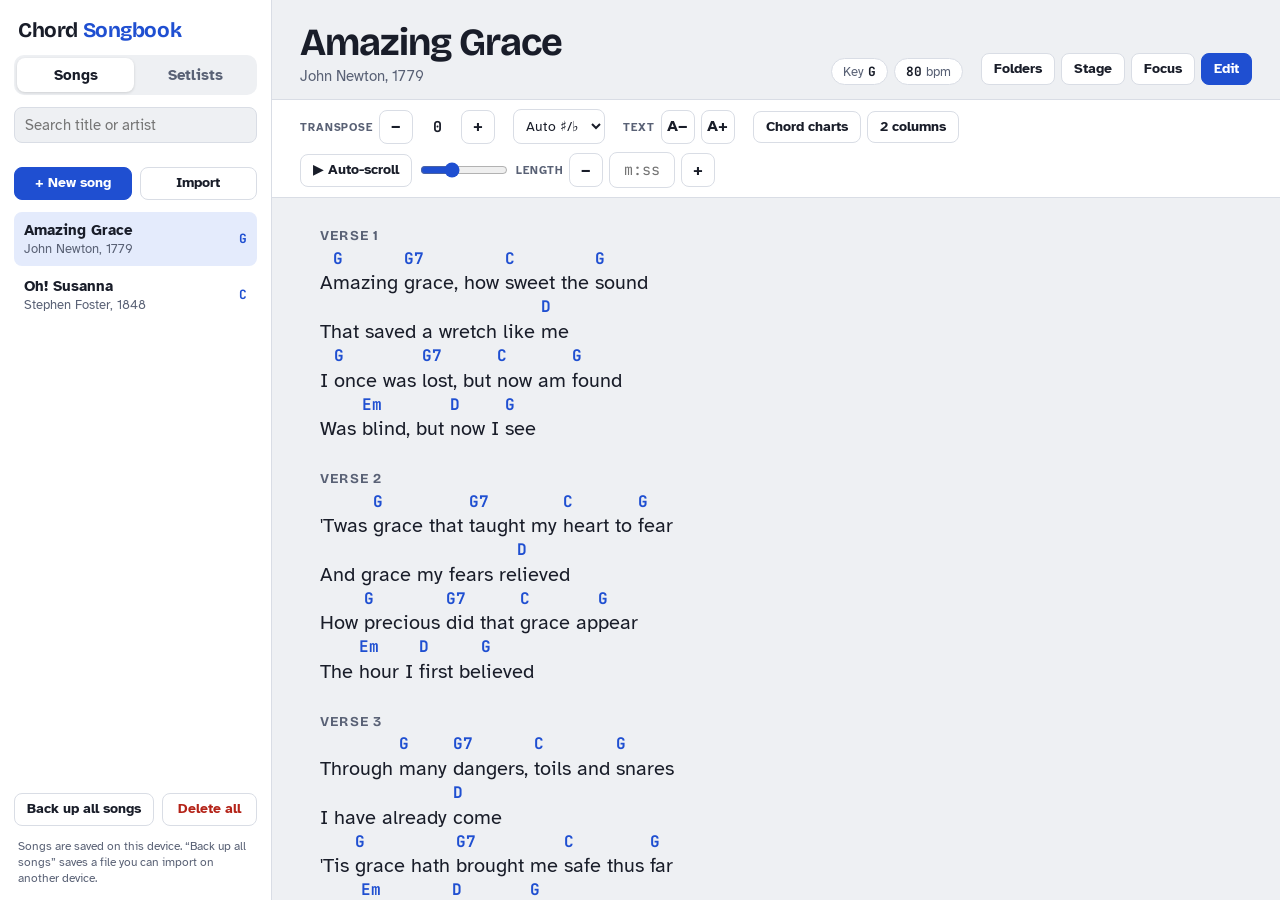
<file: index.html>
<!DOCTYPE html>
<html lang="en">
<head>
<meta charset="utf-8">
<meta name="viewport" content="width=device-width, initial-scale=1, viewport-fit=cover">
<meta name="apple-mobile-web-app-capable" content="yes">
<meta name="mobile-web-app-capable" content="yes">
<meta name="apple-mobile-web-app-title" content="Songbook">
<meta name="apple-mobile-web-app-status-bar-style" content="default">
<meta name="theme-color" content="#ffffff" media="(prefers-color-scheme: light)">
<meta name="theme-color" content="#181c25" media="(prefers-color-scheme: dark)">
<link rel="manifest" href="manifest.webmanifest">
<link rel="apple-touch-icon" href="icon-180.png">
<title>Chord Songbook</title>
<link rel="preconnect" href="https://fonts.googleapis.com">
<link rel="preconnect" href="https://fonts.gstatic.com" crossorigin>
<link href="https://fonts.googleapis.com/css2?family=Atkinson+Hyperlegible:wght@400;700&family=Bricolage+Grotesque:opsz,wght@12..96,600;12..96,700&family=JetBrains+Mono:wght@500;700&display=swap" rel="stylesheet">
<style>
:root{
  /* Layout: song library rail on the left, music-stand reading pane on the right */
  --bg:#eef0f3; --surface:#ffffff; --ink:#191d29; --muted:#596175; --line:#d9dde5;
  --accent:#1f4fd1; --accent-soft:#e4ebfc; --danger:#b42318;
  --f-display:"Bricolage Grotesque","Segoe UI",system-ui,sans-serif;
  --f-body:"Atkinson Hyperlegible","Segoe UI",system-ui,sans-serif;
  --f-chord:"JetBrains Mono",ui-monospace,"Cascadia Mono",Consolas,monospace;
  color-scheme:light;
}
@media (prefers-color-scheme: dark){
  :root:not([data-theme="light"]){
    --bg:#10131a; --surface:#181c25; --ink:#e7eaf1; --muted:#949cae; --line:#2b3140;
    --accent:#8aa9ff; --accent-soft:#1e2842; --danger:#ff8a80; color-scheme:dark;
  }
}
:root[data-theme="dark"]{
  --bg:#10131a; --surface:#181c25; --ink:#e7eaf1; --muted:#949cae; --line:#2b3140;
  --accent:#8aa9ff; --accent-soft:#1e2842; --danger:#ff8a80; color-scheme:dark;
}
*{box-sizing:border-box}
html,body{height:100%;margin:0}
body{background:var(--bg);color:var(--ink);font-family:var(--f-body);font-size:15px;overflow:hidden;overscroll-behavior:none;-webkit-tap-highlight-color:transparent;-webkit-text-size-adjust:100%}
.app{padding:env(safe-area-inset-top) env(safe-area-inset-right) 0 env(safe-area-inset-left)}
.scroller,.song-list,.edit-prev{-webkit-overflow-scrolling:touch}
button,select,input,textarea{font:inherit;color:inherit}
:focus-visible{outline:2px solid var(--accent);outline-offset:2px}
[hidden]{display:none !important}

.app{display:grid;grid-template-columns:272px minmax(0,1fr);height:100%}
.app.focus{grid-template-columns:minmax(0,1fr)}
.app.focus .lib{display:none}

/* Library */
.lib{background:var(--surface);border-right:1px solid var(--line);display:flex;flex-direction:column;gap:12px;padding:18px 14px 14px;min-height:0}
.lib-head{display:flex;justify-content:space-between;align-items:center;padding:0 4px}
.brand{font-family:var(--f-display);font-weight:700;font-size:1.3rem;letter-spacing:-.02em}
.brand span{color:var(--accent)}
#search{width:100%;padding:8px 10px;border:1px solid var(--line);border-radius:8px;background:var(--bg)}
.lib-actions{display:flex;gap:8px}
.lib-actions .btn{flex:1;justify-content:center}
.song-list{list-style:none;margin:0;padding:0;overflow:auto;flex:1;min-height:0;display:flex;flex-direction:column;gap:2px}
.song-list button{width:100%;text-align:left;border:0;background:none;padding:9px 10px;border-radius:8px;cursor:pointer;display:grid;grid-template-columns:1fr auto;gap:1px 10px}
.song-list button:hover{background:var(--bg)}
.song-list button[aria-current="true"]{background:var(--accent-soft)}
.sl-title{font-weight:700;overflow-wrap:anywhere}
.sl-artist{grid-column:1;color:var(--muted);font-size:.84rem}
.sl-key{grid-row:1 / 3;grid-column:2;align-self:center;font-family:var(--f-chord);font-size:.8rem;color:var(--accent);font-weight:700}
.empty-list{color:var(--muted);font-size:.9rem;padding:8px 10px}
.lib-foot{margin:0;color:var(--muted);font-size:.78rem;padding:0 4px}

/* Buttons */
.btn{display:inline-flex;align-items:center;gap:6px;border:1px solid var(--line);background:var(--surface);padding:7px 12px;border-radius:8px;cursor:pointer;font-weight:700;font-size:.88rem;white-space:nowrap;line-height:1.2}
.btn:hover{border-color:var(--muted)}
.btn.primary{background:var(--accent);border-color:var(--accent);color:var(--surface)}
.btn.danger{color:var(--danger)}
.btn.danger.armed{background:var(--danger);border-color:var(--danger);color:var(--surface)}
.btn[aria-pressed="true"]{background:var(--accent-soft);border-color:var(--accent);color:var(--accent)}
.btn.sq{width:34px;height:34px;padding:0;justify-content:center;font-size:1rem}
.only-mobile{display:none}

/* Main */
.main{min-width:0;min-height:0;display:flex;flex-direction:column}
.view,.edit{display:flex;flex-direction:column;min-height:0;flex:1}
.song-head{display:flex;align-items:flex-end;gap:12px 18px;padding:22px 28px 14px;flex-wrap:wrap}
.titles{flex:1;min-width:200px}
h1{font-family:var(--f-display);font-size:clamp(1.6rem,3vw,2.4rem);line-height:1.08;margin:0;text-wrap:balance;letter-spacing:-.025em}
.artist{margin:4px 0 0;color:var(--muted)}
.chips{display:flex;gap:6px;flex-wrap:wrap}
.chip{font-size:.8rem;border:1px solid var(--line);border-radius:999px;padding:4px 11px;background:var(--surface);color:var(--muted)}
.chip b{color:var(--ink);font-family:var(--f-chord)}
.toolbar{display:flex;flex-wrap:wrap;gap:8px 18px;align-items:center;padding:9px 28px;border-top:1px solid var(--line);border-bottom:1px solid var(--line);background:var(--surface)}
.tg{display:flex;align-items:center;gap:6px}
.tg.end{margin-left:auto}
.tl{font-size:.7rem;text-transform:uppercase;letter-spacing:.08em;color:var(--muted);font-weight:700}
#tVal{min-width:2.4em;text-align:center;font-family:var(--f-chord);font-weight:700;font-variant-numeric:tabular-nums}
select{border:1px solid var(--line);border-radius:8px;background:var(--surface);padding:7px 8px;font-size:.88rem}
input[type=range]{accent-color:var(--accent);width:88px}
.scroller{flex:1;overflow:auto;padding:26px 28px 45vh;scroll-behavior:auto}

/* Song sheet */
.sheet{--fs:20px;font-size:var(--fs);max-width:62em}
.sheet.cols{columns:2 20em;column-gap:3em;max-width:none}
.stanza{margin:0 0 1.1em;break-inside:avoid;padding:.15em 0 .15em .85em;border-left:3px solid transparent}
.stanza.chorus{border-left-color:var(--accent)}
.label{font-family:var(--f-display);font-weight:700;font-size:.68em;text-transform:uppercase;letter-spacing:.09em;color:var(--muted);margin:0 0 .25em}
.line{display:flex;flex-wrap:wrap;align-items:flex-end;line-height:1.35}
.line.plain{display:block;white-space:pre-wrap}
.wd{display:inline-flex;align-items:flex-end}
.seg{display:inline-flex;flex-direction:column}
.ch{font-family:var(--f-chord);font-weight:700;color:var(--accent);font-size:.8em;padding:0 .5em 0 0;line-height:1.35;white-space:pre;border:0;background:none;text-align:left;cursor:pointer;border-radius:3px}
.ch:hover{text-decoration:underline;text-underline-offset:3px}
.ch.na{cursor:default;text-decoration:none}
.ch.blank{visibility:hidden;width:0;padding:0;overflow:hidden}
.ly{white-space:pre;min-height:1.35em}
.chords-only .seg{margin-right:1.1em}
.chords-only .wd{display:contents}
.chords-only .ly{display:none}
.sheet-empty{color:var(--muted);font-size:1rem;max-width:36em}

/* Chord diagrams */
.diagrams{display:flex;flex-wrap:wrap;gap:10px;margin:0 0 26px}
.dg{background:var(--surface);border:1px solid var(--line);border-radius:10px;padding:8px 6px 6px;display:flex;flex-direction:column;align-items:center;gap:2px;width:86px}
.dg-name{font-family:var(--f-chord);font-weight:700;color:var(--accent);font-size:.9rem}
.dg svg{width:70px;height:82px;color:var(--ink);display:block}
.dg-note{font-size:.68rem;color:var(--muted);text-align:center}
.pop{position:fixed;z-index:30;filter:drop-shadow(0 6px 18px rgba(0,0,0,.18))}

/* Editor */
.edit-bar{display:flex;gap:8px;align-items:center;padding:12px 20px;border-bottom:1px solid var(--line);background:var(--surface);flex-wrap:wrap}
.edit-bar strong{font-family:var(--f-display);font-size:1.1rem}
.spacer{flex:1}
.edit-grid{flex:1;display:grid;grid-template-columns:minmax(0,1fr) minmax(0,1fr);min-height:0}
.edit-src{display:flex;flex-direction:column;padding:16px 20px;gap:10px;min-height:0;border-right:1px solid var(--line);overflow:auto}
.edit-src label,.prev-label{font-size:.7rem;text-transform:uppercase;letter-spacing:.08em;color:var(--muted);font-weight:700}
#src{flex:1;min-height:320px;resize:none;font-family:var(--f-chord);font-size:14px;line-height:1.55;border:1px solid var(--line);border-radius:10px;padding:12px 14px;background:var(--surface);tab-size:4;white-space:pre;overflow:auto}
.edit-prev{overflow:auto;padding:16px 24px 60px;display:flex;flex-direction:column;gap:12px}
.edit-prev .sheet{--fs:17px}
.prev-title{font-family:var(--f-display);font-size:1.4rem;font-weight:700;margin:0}
.help{font-size:.86rem;color:var(--muted);border:1px solid var(--line);border-radius:10px;padding:8px 12px;background:var(--surface)}
.help summary{cursor:pointer;font-weight:700;color:var(--ink)}
.help dl{display:grid;grid-template-columns:auto 1fr;gap:6px 14px;margin:10px 0 4px}
.help dt{font-family:var(--f-chord);color:var(--ink);font-size:.8rem;white-space:pre}
.help dd{margin:0}

/* Library tabs and setlists */
.tabs{display:flex;background:var(--bg);border-radius:10px;padding:3px;gap:3px}
.tabs button{flex:1;border:0;background:none;padding:8px;border-radius:8px;font-weight:700;cursor:pointer;color:var(--muted)}
.tabs button[aria-selected="true"]{background:var(--surface);color:var(--ink);box-shadow:0 1px 3px rgba(0,0,0,.14)}
.pane,#setsHome,#setDetail{display:flex;flex-direction:column;gap:12px;min-height:0;flex:1}
#setName{font-family:var(--f-display);font-weight:700;font-size:1.15rem;border:1px solid var(--line);border-radius:8px;padding:8px 10px;background:var(--bg);width:100%}
.set-songs{list-style:none;margin:0;padding:0;overflow:auto;flex:1;min-height:0;display:flex;flex-direction:column}
.set-songs li{display:grid;grid-template-columns:1.4em minmax(0,1fr) auto auto;align-items:center;gap:4px;padding:3px 0;border-bottom:1px solid var(--line)}
.set-songs li.empty-list{display:block;border:0}
.set-songs .n{font-family:var(--f-chord);color:var(--muted);text-align:right;font-variant-numeric:tabular-nums;font-size:.85rem}
.ss-open{border:0;background:none;text-align:left;padding:6px;cursor:pointer;border-radius:6px;display:flex;flex-direction:column;min-width:0}
.ss-open:hover{background:var(--bg)}
.set-songs li.playing .ss-open{background:var(--accent-soft)}
.set-songs .ord{display:flex;flex-direction:column;gap:3px}
.set-songs .btn.sq{width:34px;height:28px;font-size:.7rem}
.missing{color:var(--danger);font-size:.8rem}
.btn:disabled{opacity:.38;cursor:default;pointer-events:none}
.setbar{display:flex;align-items:center;gap:10px 14px;padding:10px 28px;background:var(--accent-soft);border-top:1px solid var(--line)}
.setbar .big{min-height:48px;padding:10px 18px;font-size:1rem}
.set-info{flex:1;min-width:0}
.set-name{font-size:.72rem;text-transform:uppercase;letter-spacing:.08em;color:var(--muted);font-weight:700}
.set-next{font-weight:700;overflow-wrap:anywhere}
.modal{position:fixed;inset:0;background:rgba(0,0,0,.45);z-index:50;display:flex;align-items:center;justify-content:center;padding:16px}
.modal-card{background:var(--surface);border-radius:14px;width:min(520px,100%);max-height:min(760px,100%);display:flex;flex-direction:column;gap:10px;padding:16px;box-shadow:0 20px 60px rgba(0,0,0,.3)}
.modal-card strong{font-family:var(--f-display);font-size:1.2rem}
#pickSearch{width:100%;padding:8px 10px;border:1px solid var(--line);border-radius:8px;background:var(--bg)}
.pick-list{list-style:none;margin:0;padding:0;overflow:auto;flex:1;min-height:0}
.pick-list label{display:grid;grid-template-columns:auto minmax(0,1fr) auto;gap:1px 12px;align-items:center;padding:9px 6px;border-radius:8px;cursor:pointer}
.pick-list label:hover{background:var(--bg)}
.pick-list input{width:22px;height:22px;accent-color:var(--accent);grid-row:1 / 3}
.pick-list .pa{color:var(--muted);font-size:.84rem;grid-column:2}
.pick-list .po{grid-row:1 / 3;grid-column:3;font-family:var(--f-chord);color:var(--accent);font-weight:700;font-size:.85rem}
.modal-foot{display:flex;gap:8px;align-items:center}
#lenVal{width:4.4em;text-align:center;border:1px solid var(--line);border-radius:8px;padding:7px 4px;background:var(--surface);font-family:var(--f-chord);font-variant-numeric:tabular-nums}

/* Folders */
.fchips{display:flex;flex-wrap:wrap;gap:6px}
.fchip{border:1px solid var(--line);background:var(--surface);border-radius:999px;padding:5px 11px;font-size:.82rem;font-weight:700;color:var(--muted);cursor:pointer;line-height:1.2}
.fchip b{font-family:var(--f-chord);font-weight:500;margin-left:4px;font-size:.78rem}
.fchip[aria-pressed="true"]{background:var(--accent-soft);border-color:var(--accent);color:var(--accent)}
.ftags{display:flex;flex-wrap:wrap;gap:6px;margin-top:8px}
.ftags:empty{display:none}
.ftag{border:0;font-size:.75rem;background:var(--accent-soft);color:var(--accent);border-radius:999px;padding:3px 10px;font-weight:700;cursor:pointer}
.fm-sub{margin:0;color:var(--muted);font-size:.9rem}
.fm-new{display:flex;gap:8px}
#fmNew{flex:1;min-width:0;padding:8px 10px;border:1px solid var(--line);border-radius:8px;background:var(--bg)}
.fm-err{margin:0;color:var(--danger);font-size:.85rem}
#fmList li{display:flex;align-items:center;gap:6px}
#fmList label{flex:1}
.fm-del.armed{background:var(--danger);border-color:var(--danger);color:var(--surface)}

/* Stage mode: one high-contrast look for dark stages, editing locked away */
:root.stage{--bg:#000;--surface:#0e0e0e;--ink:#ffffff;--muted:#c2c2c2;--line:#2e2e2e;--accent:#ffd43b;--accent-soft:#2b2410;--danger:#ff8a80;color-scheme:dark}
.stage .app{grid-template-columns:minmax(0,1fr)}
.stage .lib,.stage .scrim,.stage #openLib,.stage #editBtn,.stage #folderBtn,.stage #focusBtn,.stage #diagrams,.stage #endSet{display:none !important}
.stage .toolbar > .tg:not(#scrollGroup){display:none}
.stage #scrollGroup > :not(#scrollBtn){display:none}
.stage #scrollBtn{min-height:48px;font-size:1rem;padding:10px 20px}
.stage .ch{font-size:.95em;cursor:default}
.stage .ch:hover{text-decoration:none}
.stage .song-head{padding-top:14px}
.stage #stageBtn{border-color:var(--accent);color:var(--accent)}
.stage #stageBtn.armed{background:var(--accent);color:#000}
.stage .setbar .btn.primary{color:#000}

.toast{position:fixed;bottom:20px;left:50%;transform:translateX(-50%);background:var(--ink);color:var(--bg);padding:9px 16px;border-radius:8px;font-weight:700;font-size:.9rem;z-index:40;opacity:0;pointer-events:none;transition:opacity .2s}
.toast.show{opacity:1}
.scrim{display:none}

@media (max-width: 760px), (max-height: 500px){
  .app{grid-template-columns:minmax(0,1fr)}
  .lib{position:fixed;inset:0 auto 0 0;width:min(300px,86vw);z-index:20;transform:translateX(-102%);transition:transform .2s ease;box-shadow:0 0 40px rgba(0,0,0,.25)}
  .lib.open{transform:none}
  .scrim.show{display:block;position:fixed;inset:0;background:rgba(0,0,0,.35);z-index:15}
  .only-mobile{display:inline-flex}
  .song-head{padding:16px 16px 10px}
  .toolbar{padding:8px 16px;gap:8px 12px}
  .setbar{padding:6px 12px;gap:8px}
  .setbar .big{min-height:40px;padding:8px 12px;font-size:.9rem}
  .set-name{font-size:.65rem}
  .set-next{font-size:.85rem;display:-webkit-box;-webkit-line-clamp:2;-webkit-box-orient:vertical;overflow:hidden}
  .set-name{white-space:nowrap;overflow:hidden;text-overflow:ellipsis}
  .setbar .lbl{display:none}
  .setbar #endSet{width:36px;height:36px}
  .sheet{font-size:calc(var(--fs) * .88)}
  /* Phone: one-row header; controls fold away behind the ⋯ button */
  .song-head{flex-wrap:nowrap;align-items:center;gap:8px;padding:8px 12px}
  .song-head .titles{min-width:0}
  .song-head h1{font-size:1.2rem;letter-spacing:-.01em}
  .song-head .artist{font-size:.82rem;margin-top:1px}
  .song-head .chips,.song-head > .tg,.ftags,.toolbar{display:none}
  #viewMode.ctl-open .song-head{flex-wrap:wrap}
  #viewMode.ctl-open .song-head .chips{display:flex;order:4;width:100%}
  #viewMode.ctl-open .song-head > .tg{display:flex;order:5;width:100%}
  #viewMode.ctl-open .ftags{display:flex}
  #viewMode.ctl-open .toolbar{display:flex}
  #ctlBtn[aria-expanded="true"]{background:var(--accent-soft);border-color:var(--accent);color:var(--accent)}
  .stage .song-head > .tg{display:flex}
  .stage #ctlBtn{display:none}
  /* Long stretches of lyric between chords wrap instead of running off the screen */
  .ly{white-space:pre-wrap}
  .seg,.wd{flex-shrink:0;max-width:100%}
  .wd{flex-wrap:wrap}
  .tg{flex-wrap:wrap;min-width:0}
  .toolbar{min-width:0}
  .main{overflow-x:hidden}
  .modal-card{max-width:100%}
  .tg.end{margin-left:0}
  .scroller{padding:12px 14px 45vh}
  .edit-grid{grid-template-columns:minmax(0,1fr);overflow:auto}
  .edit-src{border-right:0;border-bottom:1px solid var(--line);overflow:visible}
  #src{min-height:45vh}
  .edit-prev{overflow:visible}
}
@media (pointer: coarse){
  .btn{min-height:42px;padding:8px 14px}
  .btn.sq{width:44px;height:44px}
  select{min-height:42px}
  #search,select,#src,#pickSearch,#lenVal,#setName,#fmNew{font-size:16px}
  .fchip{padding:8px 13px}
  #lenVal{min-height:42px}
  .set-songs .btn.sq{width:44px;height:34px;min-height:0;padding:0}
  input[type=range]{width:120px}
  .song-list button{padding:12px 10px}
  .lib-foot{padding-bottom:env(safe-area-inset-bottom)}
}
@media (prefers-reduced-motion: reduce){ .lib,.toast{transition:none} }
</style>
</head>
<body>
<div class="app" id="app">
  <aside class="lib" id="lib" aria-label="Song library">
    <div class="lib-head">
      <div class="brand">Chord <span>Songbook</span></div>
      <button class="btn sq only-mobile" id="closeLib" aria-label="Close song list">✕</button>
    </div>
    <div class="tabs" role="tablist" aria-label="Library">
      <button role="tab" id="tabSongs" aria-selected="true" aria-controls="paneSongs">Songs</button>
      <button role="tab" id="tabSets" aria-selected="false" aria-controls="paneSets">Setlists</button>
    </div>
    <div class="pane" id="paneSongs" role="tabpanel" aria-labelledby="tabSongs">
      <input id="search" type="search" placeholder="Search title or artist" aria-label="Search songs">
      <div class="fchips" id="folderChips" role="group" aria-label="Filter by folder"></div>
      <div class="lib-actions">
        <button class="btn primary" id="newSong">+ New song</button>
        <button class="btn" id="importBtn">Import</button>
        <input type="file" id="importFile" accept=".cho,.chordpro,.chopro,.crd,.pro,.txt,.json,text/plain,application/json" multiple hidden>
      </div>
      <ul class="song-list" id="songList"></ul>
    </div>
    <div class="pane" id="paneSets" role="tabpanel" aria-labelledby="tabSets" hidden>
      <div id="setsHome">
        <button class="btn primary" id="newSet">+ New setlist</button>
        <ul class="song-list" id="setList"></ul>
      </div>
      <div id="setDetail" hidden>
        <button class="btn" id="setBack">‹ All setlists</button>
        <input id="setName" type="text" aria-label="Setlist name" autocomplete="off">
        <div class="lib-actions">
          <button class="btn primary" id="playSet">▶ Play set</button>
          <button class="btn" id="addToSet">+ Add songs</button>
        </div>
        <ol class="set-songs" id="setSongs"></ol>
        <button class="btn danger" id="deleteSet">Delete setlist</button>
      </div>
    </div>
    <div class="lib-actions">
      <button class="btn" id="backupBtn">Back up all songs</button>
      <button class="btn danger" id="clearBtn">Delete all</button>
    </div>
    <p class="lib-foot">Songs are saved on this device. “Back up all songs” saves a file you can import on another device.</p>
  </aside>
  <div class="scrim" id="scrim"></div>

  <main class="main">
    <section class="view" id="viewMode">
      <header class="song-head">
        <button class="btn sq only-mobile" id="openLib" aria-label="Open library">☰</button>
        <div class="titles">
          <h1 id="songTitle">Untitled</h1>
          <p class="artist" id="songArtist"></p>
          <div class="ftags" id="ftags"></div>
        </div>
        <div class="chips" id="chips"></div>
        <button class="btn sq only-mobile" id="playMini" aria-label="Start auto-scroll">▶</button>
        <button class="btn sq only-mobile" id="ctlBtn" aria-expanded="false" aria-controls="toolbar" aria-label="Show song controls">⋯</button>
        <div class="tg">
          <button class="btn" id="folderBtn">Folders</button>
          <button class="btn" id="stageBtn" aria-pressed="false">Stage</button>
          <button class="btn" id="focusBtn" aria-pressed="false">Focus</button>
          <button class="btn primary" id="editBtn">Edit</button>
        </div>
      </header>
      <div class="setbar" id="setbar" hidden>
        <button class="btn big" id="prevSong" aria-label="Previous song">◀<span class="lbl"> Prev</span></button>
        <div class="set-info"><div class="set-name" id="setInfo"></div><div class="set-next" id="setNext"></div></div>
        <button class="btn big primary" id="nextSong">Next ▶</button>
        <button class="btn sq" id="endSet" aria-label="Leave setlist">✕</button>
      </div>
      <div class="toolbar" id="toolbar" role="toolbar" aria-label="Song controls">
        <div class="tg"><span class="tl">Transpose</span>
          <button class="btn sq" id="tDown" aria-label="Transpose down a half step">−</button>
          <output id="tVal" aria-live="polite">0</output>
          <button class="btn sq" id="tUp" aria-label="Transpose up a half step">+</button>
        </div>
        <div class="tg">
          <select id="acc" aria-label="Sharps or flats">
            <option value="auto">Auto ♯/♭</option>
            <option value="sharp">Sharps ♯</option>
            <option value="flat">Flats ♭</option>
          </select>
        </div>
        <div class="tg"><span class="tl">Text</span>
          <button class="btn sq" id="fDown" aria-label="Smaller text">A−</button>
          <button class="btn sq" id="fUp" aria-label="Larger text">A+</button>
        </div>
        <div class="tg">
          <button class="btn" id="dgBtn" aria-pressed="false">Chord charts</button>
          <button class="btn" id="colsBtn" aria-pressed="false">2 columns</button>
        </div>
        <div class="tg" id="scrollGroup"><button class="btn" id="scrollBtn" aria-pressed="false">▶ Auto-scroll</button>
          <input type="range" id="speed" min="1" max="10" value="4" aria-label="Scroll speed">
          <span class="tl">Length</span>
          <button class="btn sq" id="lenDown" aria-label="Song length 10 seconds shorter">−</button>
          <input id="lenVal" type="text" inputmode="numeric" placeholder="m:ss" aria-label="Song length in minutes and seconds" autocomplete="off">
          <button class="btn sq" id="lenUp" aria-label="Song length 10 seconds longer">+</button>
        </div>
      </div>
      <div class="scroller" id="scroller">
        <div class="diagrams" id="diagrams" hidden></div>
        <article class="sheet" id="sheet"></article>
      </div>
    </section>

    <section class="edit" id="editMode" hidden>
      <div class="edit-bar">
        <strong id="editHeading">Edit song</strong>
        <span class="spacer"></span>
        <button class="btn" id="copyBtn">Copy text</button>
        <button class="btn danger" id="deleteBtn">Delete</button>
        <button class="btn" id="cancelBtn">Cancel</button>
        <button class="btn primary" id="saveBtn">Save</button>
      </div>
      <div class="edit-grid">
        <div class="edit-src">
          <label for="src">Song text</label>
          <textarea id="src" spellcheck="false" autocomplete="off"></textarea>
          <details class="help">
            <summary>Formatting help</summary>
            <dl>
              <dt>[G]Amazing [C]grace</dt><dd>Chord in brackets, placed right before the syllable it lands on.</dd>
              <dt>G      C
Amazing grace</dt><dd>Or paste a chord line above a lyric line; columns line up automatically.</dd>
              <dt>{title: Song}</dt><dd>Also {artist: …}, {key: G}, {capo: 2}, {tempo: 90}.</dd>
              <dt>Verse 1:</dt><dd>Section labels: a short line ending in a colon, or [Chorus], [Bridge], etc.</dd>
              <dt>{soc} … {eoc}</dt><dd>Marks a chorus block. A “Chorus:” label works too.</dd>
              <dt>{c: Repeat x2}</dt><dd>A note shown between sections.</dd>
            </dl>
          </details>
        </div>
        <div class="edit-prev">
          <div class="prev-label">Preview</div>
          <p class="prev-title" id="prevTitle"></p>
          <article class="sheet" id="preview"></article>
        </div>
      </div>
    </section>
  </main>
</div>
<div class="pop" id="pop" hidden></div>
<div class="modal" id="picker" hidden role="dialog" aria-modal="true" aria-labelledby="pickTitle">
  <div class="modal-card">
    <strong id="pickTitle">Add songs</strong>
    <input id="pickSearch" type="search" placeholder="Search title or artist" aria-label="Search songs to add">
    <div class="fchips" id="pickChips" role="group" aria-label="Filter by folder"></div>
    <ul class="pick-list" id="pickList"></ul>
    <div class="modal-foot"><span class="spacer"></span><button class="btn" id="pickCancel">Cancel</button><button class="btn primary" id="pickDone">Add</button></div>
  </div>
</div>
<div class="modal" id="folderModal" hidden role="dialog" aria-modal="true" aria-labelledby="fmTitle">
  <div class="modal-card">
    <strong id="fmTitle">Folders</strong>
    <p class="fm-sub" id="fmSub"></p>
    <ul class="pick-list" id="fmList"></ul>
    <div class="fm-new"><input id="fmNew" type="text" placeholder="New folder name" aria-label="New folder name" autocomplete="off"><button class="btn" id="fmAdd">Add folder</button></div>
    <p class="fm-err" id="fmErr" hidden>Type a folder name first</p>
    <div class="modal-foot"><span class="spacer"></span><button class="btn" id="fmSkip">Skip</button><button class="btn primary" id="fmDone">Done</button></div>
  </div>
</div>
<div class="toast" id="toast" role="status"></div>

<script>
(function(){
"use strict";
const $ = id => document.getElementById(id);

/* ---------- Music theory ---------- */
const SHARP = ['C','C#','D','D#','E','F','F#','G','G#','A','A#','B'];
const FLAT  = ['C','Db','D','Eb','E','F','Gb','G','Ab','A','Bb','B'];
const ODD = {Cb:11, Fb:4, 'E#':5, 'B#':0};
function normAcc(s){ return s.replace(/♯/g,'#').replace(/♭/g,'b'); }
function noteIdx(n){
  n = normAcc(n);
  let i = SHARP.indexOf(n); if (i < 0) i = FLAT.indexOf(n);
  if (i < 0 && n in ODD) i = ODD[n];
  return i;
}
const CHORD_RE = /^[A-G](?:#|b|♯|♭)?(?:maj|min|m|M|dim|aug|sus|add|°|ø|\+|-)?\d*(?:(?:maj|sus|add|b|#|♭|♯|\+|-)\d+)*(?:\([^)]*\))?(?:\/[A-G](?:#|b|♯|♭)?)?$/;
function isChord(t){ return CHORD_RE.test(t.trim()); }
function isChordLine(t){
  const toks = t.trim().split(/\s+/).filter(Boolean);
  if (!toks.length) return false;
  let n = 0;
  for (const k of toks){
    if (k === '|' || k === '||' || /^N\.?C\.?$/i.test(k) || /^\(?x\d+\)?$/i.test(k)) continue;
    if (!isChord(k)) return false;
    n++;
  }
  return n > 0;
}
function transposeChord(ch, semis, flats){
  const m = normAcc(ch).match(/^([A-G][#b]?)(.*?)(?:\/([A-G][#b]?))?$/);
  if (!m || !isChord(ch)) return ch;
  const names = flats ? FLAT : SHARP;
  const mv = n => { const i = noteIdx(n); return i < 0 ? n : names[(i + semis + 120) % 12]; };
  return mv(m[1]) + m[2] + (m[3] ? '/' + mv(m[3]) : '');
}
function prettyChord(c){
  return c.replace(/^([A-G])#/,'$1♯').replace(/^([A-G])b/,'$1♭')
          .replace(/\/([A-G])#/,'/$1♯').replace(/\/([A-G])b/,'/$1♭')
          .replace(/b(\d)/g,'♭$1').replace(/#(\d)/g,'♯$1');
}
const FLAT_MAJ = [5,10,3,8,1,6], FLAT_MIN = [2,7,0,5,10,3];
function useFlats(baseChord, semis, pref){
  if (pref === 'flat') return true;
  if (pref === 'sharp') return false;
  if (!baseChord) return false;
  const m = normAcc(baseChord).match(/^([A-G][#b]?)(m(?!aj))?/);
  if (!m) return false;
  const i = noteIdx(m[1]); if (i < 0) return false;
  const t = (i + semis + 120) % 12;
  return m[2] ? FLAT_MIN.includes(t) : FLAT_MAJ.includes(t);
}

/* ---------- Guitar chord shapes ---------- */
const SHAPES = {
  C:'x32010', D:'xx0232', E:'022100', F:'133211', G:'320003', A:'x02220', B:'x24442',
  Cm:'x35543', Dm:'xx0231', Em:'022000', Fm:'133111', Gm:'355333', Am:'x02210', Bm:'x24432',
  C7:'x32310', D7:'xx0212', E7:'020100', F7:'131211', G7:'320001', A7:'x02020', B7:'x21202',
  Am7:'x02010', Dm7:'xx0211', Em7:'022030', Bm7:'x20202',
  Cmaj7:'x32000', Dmaj7:'xx0222', Fmaj7:'xx3210', Gmaj7:'320002', Amaj7:'x02120', Emaj7:'021100',
  Dsus2:'xx0230', Dsus4:'xx0233', Asus2:'x02200', Asus4:'x02230', Esus4:'022200', Gsus4:'330013', Csus4:'x33010',
  Cadd9:'x32030', 'F#m':'244222', 'C#m':'x46654', 'G#m':'466444', 'F#':'244322', 'C#':'x46664',
  Bb:'x13331', Eb:'x68886', Ab:'466544', Bbm:'x13321', Ebm:'x68766'
};
const ENH = {'C#':'Db','Db':'C#','D#':'Eb','Eb':'D#','F#':'Gb','Gb':'F#','G#':'Ab','Ab':'G#','A#':'Bb','Bb':'A#'};
const E_SHAPE = {'':[0,2,2,1,0,0], m:[0,2,2,0,0,0], '7':[0,2,0,1,0,0], m7:[0,2,0,0,0,0], sus4:[0,2,2,2,0,0]};
const A_SHAPE = {'':[-1,0,2,2,2,0], m:[-1,0,2,2,1,0], '7':[-1,0,2,0,2,0], m7:[-1,0,2,0,1,0], maj7:[-1,0,2,1,2,0], sus4:[-1,0,2,2,3,0], sus2:[-1,0,2,2,0,0]};
const parseShape = s => s.split('').map(c => c === 'x' ? -1 : +c);
function chordShape(name){
  name = normAcc(name).split('/')[0];
  const m = name.match(/^([A-G][#b]?)(.*)$/); if (!m) return null;
  let root = m[1], suf = m[2];
  suf = suf.replace(/^min/,'m').replace(/^-(?=\d|$)/,'m').replace(/^M7/,'maj7').replace(/^M$/,'').replace(/^maj$/,'');
  if (SHAPES[root + suf]) return {frets: parseShape(SHAPES[root + suf])};
  if (ENH[root] && SHAPES[ENH[root] + suf]) return {frets: parseShape(SHAPES[ENH[root] + suf])};
  let q = suf, approx = false;
  if (!(q in A_SHAPE) && !(q in E_SHAPE)){
    approx = true;
    if (/^m(?!aj)/.test(q)) q = q.includes('7') ? 'm7' : 'm';
    else q = q.includes('7') ? '7' : '';
  }
  const r = noteIdx(root); if (r < 0) return null;
  const cands = [];
  if (E_SHAPE[q]) cands.push({base:(r - 4 + 12) % 12, s:E_SHAPE[q]});
  if (A_SHAPE[q]) cands.push({base:(r - 9 + 12) % 12, s:A_SHAPE[q]});
  cands.sort((a,b) => a.base - b.base);
  const c = cands[0];
  return {frets: c.s.map(f => f < 0 ? -1 : f + c.base), approx: approx ? (root + q) : null};
}
function diagramSVG(frets){
  const fretted = frets.filter(f => f > 0);
  const max = fretted.length ? Math.max(...fretted) : 0;
  const min = fretted.length ? Math.min(...fretted) : 0;
  const base = max <= 4 ? 1 : min;
  const x0 = 14, dx = 9, y0 = 16, dy = 12, nF = 5;
  let s = '<svg viewBox="0 0 70 82" aria-hidden="true">';
  for (let i = 0; i < 6; i++) s += `<line x1="${x0+i*dx}" y1="${y0}" x2="${x0+i*dx}" y2="${y0+nF*dy}" stroke="currentColor" stroke-width=".9" opacity=".55"/>`;
  for (let j = 0; j <= nF; j++){
    const nut = j === 0 && base === 1;
    s += `<line x1="${x0}" y1="${y0+j*dy}" x2="${x0+5*dx}" y2="${y0+j*dy}" stroke="currentColor" stroke-width="${nut?3:.9}" opacity="${nut?1:.55}"/>`;
  }
  if (base > 1) s += `<text x="${x0-4}" y="${y0+dy*.5+3}" font-size="8" text-anchor="end" fill="currentColor" font-family="sans-serif">${base}</text>`;
  const first = frets.findIndex(f => f >= 0);
  const barre = min > 0 && frets[first] === min && frets[5] === min && frets.slice(first).every(f => f >= min) && frets.filter(f => f === min).length >= 2;
  if (barre){
    const y = y0 + (min - base + .5) * dy;
    s += `<rect x="${x0+first*dx-3.6}" y="${y-3.6}" width="${(5-first)*dx+7.2}" height="7.2" rx="3.6" fill="currentColor"/>`;
  }
  frets.forEach((f,i) => {
    const x = x0 + i*dx;
    if (f < 0) s += `<text x="${x}" y="${y0-4}" font-size="8" text-anchor="middle" fill="currentColor" opacity=".7" font-family="sans-serif">×</text>`;
    else if (f === 0) s += `<circle cx="${x}" cy="${y0-6}" r="2.4" fill="none" stroke="currentColor" stroke-width=".9"/>`;
    else if (!(barre && f === min)) s += `<circle cx="${x}" cy="${y0+(f-base+.5)*dy}" r="3.5" fill="currentColor"/>`;
  });
  return s + '</svg>';
}
function diagramCard(name){
  const shape = chordShape(name);
  const label = esc(prettyChord(name));
  if (!shape) return `<div class="dg"><div class="dg-name">${label}</div><div class="dg-note">No chart</div></div>`;
  const note = shape.approx ? `<div class="dg-note">shown as ${esc(prettyChord(shape.approx))}</div>` : '';
  return `<div class="dg"><div class="dg-name">${label}</div>${diagramSVG(shape.frets)}${note}</div>`;
}

/* ---------- Parsing ---------- */
function esc(s){ return String(s).replace(/[&<>"]/g, c => ({'&':'&amp;','<':'&lt;','>':'&gt;','"':'&quot;'}[c])); }
const SECTION_RE = /^(verse|chorus|bridge|intro|outro|pre-?chorus|refrain|interlude|solo|tag|coda|instrumental|ending|break|hook|riff)\b[\w .#\-]*:?$/i;
function labelOf(t){
  const br = t.match(/^\[([^\]]+)\]:?$/);
  if (br && !isChord(br[1].trim()) && !/^N\.?C\.?$/i.test(br[1].trim())) return br[1].trim();
  if (t.length <= 32 && !t.includes('[') && (SECTION_RE.test(t) || /^[A-Za-z][\w .#\-]{0,26}:$/.test(t)) && !isChordLine(t)) return t.replace(/:$/,'').trim();
  return null;
}
function chordPositions(line){
  const res = [], re = /\S+/g; let m;
  while ((m = re.exec(line))) if (m[0] !== '|' && m[0] !== '||') res.push({pos:m.index, chord:m[0]});
  return res;
}
function mergeLines(cline, lyric){
  const cp = chordPositions(cline), segs = [];
  let ly = lyric;
  const last = cp[cp.length-1].pos;
  if (ly.length < last) ly = ly.padEnd(last, ' ');
  if (cp[0].pos > 0) segs.push({chord:'', text:ly.slice(0, cp[0].pos)});
  cp.forEach((c,i) => segs.push({chord:c.chord, text:ly.slice(c.pos, i+1 < cp.length ? cp[i+1].pos : undefined)}));
  return segs;
}
function parseInline(line){
  const parts = line.split(/\[([^\]]*)\]/), segs = [];
  if (parts[0]) segs.push({chord:'', text:parts[0]});
  for (let i = 1; i < parts.length; i += 2) segs.push({chord:parts[i].trim(), text:parts[i+1] || ''});
  return segs;
}
function parseSong(text){
  const meta = {}, out = [];
  let chorus = false, plainChorus = false;
  const raw = text.replace(/\r\n?/g,'\n').replace(/\t/g,'    ').split('\n');
  for (let i = 0; i < raw.length; i++){
    const line = raw[i], t = line.trim();
    const d = t.match(/^\{\s*([a-z_]+)\s*(?::\s*(.*?))?\s*\}$/i);
    if (d){
      const k = d[1].toLowerCase(), v = (d[2] || '').trim();
      if (k === 'title' || k === 't') meta.title = v;
      else if (['subtitle','st','artist','composer','lyricist'].includes(k)) { if (!meta.artist) meta.artist = v; }
      else if (k === 'key') meta.key = v;
      else if (k === 'capo') meta.capo = v;
      else if (k === 'tempo') meta.tempo = v;
      else if (['comment','c','ci','comment_italic','cb','comment_box','highlight'].includes(k)) out.push({type:'label', text:v});
      else if (k === 'soc' || k === 'start_of_chorus'){ chorus = true; out.push({type:'break'}); out.push({type:'label', text:v || 'Chorus'}); }
      else if (k === 'eoc' || k === 'end_of_chorus'){ chorus = false; out.push({type:'break'}); }
      else if (k === 'sob' || k === 'start_of_bridge'){ out.push({type:'break'}); out.push({type:'label', text:v || 'Bridge'}); }
      else if (k === 'sov' || k === 'start_of_verse'){ out.push({type:'break'}); if (v) out.push({type:'label', text:v}); }
      continue;
    }
    if (t === ''){ plainChorus = false; out.push({type:'break'}); continue; }
    if (t.startsWith('#')) continue;
    const lab = labelOf(t);
    if (lab){
      plainChorus = /^(chorus|refrain)/i.test(lab);
      out.push({type:'break'}); out.push({type:'label', text:lab, chorus:plainChorus || chorus});
      continue;
    }
    let segs, only = false;
    if (isChordLine(t)){
      const next = raw[i+1];
      const nt = next === undefined ? '' : next.trim();
      if (nt && !isChordLine(nt) && !nt.startsWith('{') && !nt.includes('[') && !labelOf(nt)){
        segs = mergeLines(line.replace(/\t/g,'    '), next.replace(/\t/g,'    ')); i++;
      } else { segs = chordPositions(line).map(c => ({chord:c.chord, text:''})); only = true; }
    } else segs = parseInline(line);
    out.push({type:'lyric', segs, only, chorus: chorus || plainChorus});
  }
  return {meta, lines: out};
}
function firstChord(p){
  for (const l of p.lines) if (l.type === 'lyric') for (const s of l.segs) if (s.chord && isChord(s.chord)) return s.chord;
  return null;
}

/* ---------- Rendering ---------- */
function renderSheet(el, p, prefs, opts){
  const base = p.meta.key || firstChord(p);
  const flats = useFlats(base, prefs.t, prefs.acc);
  const tc = c => (prefs.t === 0 && prefs.acc === 'auto') ? c : transposeChord(c, prefs.t, flats);
  const used = [];
  const stanzas = []; let cur = null;
  const open = () => { if (!cur){ cur = {chorus:false, html:''}; stanzas.push(cur); } };
  for (const l of p.lines){
    if (l.type === 'break'){ cur = null; continue; }
    open();
    if (l.type === 'label'){
      if (l.chorus) cur.chorus = true;
      cur.html += `<div class="label">${esc(l.text)}</div>`; continue;
    }
    if (l.chorus) cur.chorus = true;
    const has = l.segs.some(s => s.chord);
    if (!has){ cur.html += `<div class="line plain">${esc(l.segs.map(s => s.text).join('')) || '&nbsp;'}</div>`; continue; }
    let h = `<div class="line${l.only ? ' chords-only' : ''}">`;
    let open1 = false;
    for (const s of l.segs){
      let chHtml;
      if (!s.chord) chHtml = `<span class="ch blank" aria-hidden="true">·</span>`;
      else {
        const c = tc(s.chord), ok = isChord(c);
        if (ok && !used.includes(c)) used.push(c);
        chHtml = ok ? `<button type="button" class="ch" data-c="${esc(c)}">${esc(prettyChord(c))}</button>`
                    : `<span class="ch na">${esc(s.chord)}</span>`;
      }
      const prev = l.segs[l.segs.indexOf(s) - 1];
      const joins = prev && prev.text && !/\s$/.test(prev.text) && s.text && !/^\s/.test(s.text);
      if (!joins && open1){ h += '</span>'; open1 = false; }
      if (!open1){ h += '<span class="wd">'; open1 = true; }
      h += `<span class="seg">${chHtml}<span class="ly">${esc(s.text)}</span></span>`;
    }
    if (open1) h += '</span>';
    cur.html += h + '</div>';
  }
  el.innerHTML = stanzas.filter(s => s.html).map(s => `<div class="stanza${s.chorus ? ' chorus' : ''}">${s.html}</div>`).join('')
    || `<p class="sheet-empty">This song has no lyrics yet. Choose Edit to add some.</p>`;
  return {used, flats, tc};
}

/* ---------- Samples (public-domain songs) ---------- */
function cl(pairs){ let s = ''; for (const [pos, c] of pairs){ s = s.padEnd(pos, ' ') + c; } return s; }
const SAMPLES = [
`{title: Amazing Grace}
{artist: John Newton, 1779}
{key: G}
{tempo: 80}

Verse 1:
A[G]mazing [G7]grace, how [C]sweet the [G]sound
That saved a wretch like [D]me
I [G]once was [G7]lost, but [C]now am [G]found
Was [Em]blind, but [D]now I [G]see

Verse 2:
'Twas [G]grace that [G7]taught my [C]heart to [G]fear
And grace my fears re[D]lieved
How [G]precious [G7]did that [C]grace ap[G]pear
The [Em]hour I [D]first be[G]lieved

Verse 3:
Through [G]many [G7]dangers, [C]toils and [G]snares
I have already [D]come
'Tis [G]grace hath [G7]brought me [C]safe thus [G]far
And [Em]grace will [D]lead me [G]home`,
`{title: Oh! Susanna}
{artist: Stephen Foster, 1848}
{key: C}

Verse 1:
${cl([[0,'C'],[40,'G']])}
I come from Alabama with my banjo on my knee
${cl([[4,'C'],[37,'G'],[44,'C']])}
I'm going to Louisiana, my true love for to see
${cl([[3,'C'],[55,'G']])}
It rained all night the day I left, the weather it was dry
${cl([[4,'C'],[42,'G'],[52,'C']])}
The sun so hot I froze to death, Susanna, don't you cry

Chorus:
${cl([[0,'F'],[4,'C'],[26,'G']])}
Oh! Susanna, oh don't you cry for me
${cl([[6,'C'],[41,'G'],[44,'C']])}
For I come from Alabama with my banjo on my knee

{c: Chords above the lyrics are lined up automatically}`
];
const TEMPLATE = `{title: New Song}
{artist: }
{key: C}

Verse 1:
[C]Put chords in [F]brackets right be[G]fore the [C]word

Chorus:
F              C
Or write a chord line above the lyric
G                   C
and it lines up on its own
`;

/* ---------- State ---------- */
const STORE = 'chord-songbook.v1';
const DEF = () => ({t:0, acc:'auto', fs:20, cols:false, dg:false, dur:null});
const uid = () => Date.now().toString(36) + Math.random().toString(36).slice(2,7);
function load(){
  try { const s = JSON.parse(localStorage.getItem(STORE)); if (s && Array.isArray(s.songs)) return s; } catch(e){}
  return {songs: SAMPLES.map((text, i) => ({id:'sample' + i, text, prefs:DEF()})), current:'sample0', speed:4};
}
let state = load();
if (!Array.isArray(state.setlists)) state.setlists = [];
if (!state.play) state.play = null;
if (!Array.isArray(state.folders)) state.folders = [];
if (!state.folderMap || typeof state.folderMap !== 'object') state.folderMap = {};
if (!state.filter) state.filter = 'All';
function save(){ try { localStorage.setItem(STORE, JSON.stringify(state)); } catch(e){} }
const cache = new Map();
function parsed(song){
  const c = cache.get(song.id);
  if (c && c.text === song.text) return c.p;
  const p = parseSong(song.text); cache.set(song.id, {text:song.text, p}); return p;
}
const current = () => state.songs.find(s => s.id === state.current) || null;
const titleOf = s => parsed(s).meta.title || 'Untitled';

/* ---------- Library ---------- */
function renderList(){
  const q = $('search').value.trim().toLowerCase();
  if (state.filter !== 'All' && !state.folders.includes(state.filter)) state.filter = 'All';
  $('folderChips').innerHTML = chipsHtml(state.filter);
  const items = state.songs
    .map(s => ({s, p:parsed(s)}))
    .filter(({s}) => inFolder(s, state.filter))
    .filter(({p}) => !q || ((p.meta.title || '') + ' ' + (p.meta.artist || '')).toLowerCase().includes(q))
    .sort((a,b) => (a.p.meta.title || 'Untitled').localeCompare(b.p.meta.title || 'Untitled'));
  $('songList').innerHTML = items.length ? items.map(({s,p}) => {
    const k = p.meta.key ? prettyChord(p.meta.key) : '';
    return `<li><button data-id="${esc(s.id)}" aria-current="${s.id === state.current}">
      <span class="sl-title">${esc(p.meta.title || 'Untitled')}</span>
      <span class="sl-key">${esc(k)}</span>
      <span class="sl-artist">${esc(p.meta.artist || ' ')}</span></button></li>`;
  }).join('') : `<li class="empty-list">${!state.songs.length ? 'No songs yet. Add one with “New song”.' : state.filter !== 'All' && !q ? 'This folder is empty. Open a song and tap “Folders” to add it.' : 'No songs match.'}</li>`;
}
$('songList').addEventListener('click', e => {
  const b = e.target.closest('button[data-id]'); if (!b) return;
  state.current = b.dataset.id;
  if (state.play){
    const ps = getSet(state.play.setId), k = sKey(current());
    const i = ps ? ps.items.findIndex(it => it.k === k) : -1;
    if (i >= 0) state.play.pos = i; else state.play = null;
  }
  save(); stopScroll(); $('scroller').scrollTop = 0;
  renderAll(); closeLib();
});
$('search').addEventListener('input', renderList);
$('folderChips').addEventListener('click', e => { const b = e.target.closest('[data-f]'); if (!b) return; state.filter = b.dataset.f; save(); renderList(); });

/* ---------- View ---------- */
function renderView(){
  const song = current();
  const tb = $('toolbar');
  const sb = $('setbar'), ps = state.play && getSet(state.play.setId);
  if (ps && ps.items.length){
    sb.hidden = false;
    const pos = state.play.pos, np = findPlayable(ps, pos + 1, 1);
    $('setInfo').textContent = `${ps.name} · ${pos + 1} of ${ps.items.length}`;
    $('setNext').textContent = np >= 0 ? `Next: ${ps.items[np].t}` : 'Last song of the set';
    $('prevSong').disabled = findPlayable(ps, pos - 1, -1) < 0;
    $('nextSong').disabled = np < 0;
  } else sb.hidden = true;
  if (!song){
    $('songTitle').textContent = 'Your songbook is empty';
    $('songArtist').textContent = '';
    $('chips').innerHTML = '';
    tb.hidden = true; $('diagrams').hidden = true; $('editBtn').hidden = true; $('focusBtn').hidden = true; $('folderBtn').hidden = true; $('ftags').innerHTML = ''; $('playMini').hidden = true; $('ctlBtn').hidden = true;
    $('sheet').className = 'sheet';
    $('sheet').innerHTML = `<p class="sheet-empty">Choose “New song” to type or paste one in, or “Import file” to load a .cho or .txt chord sheet.</p>`;
    return;
  }
  tb.hidden = false; $('editBtn').hidden = false; $('focusBtn').hidden = false; $('folderBtn').hidden = false; $('playMini').hidden = false; $('ctlBtn').hidden = false;
  $('ftags').innerHTML = foldersOf(song).map(f => `<button class="ftag" data-f="${esc(f)}" aria-label="Show folder ${esc(f)}">${esc(f)}</button>`).join('');
  const p = parsed(song), pr = song.prefs;
  $('songTitle').textContent = p.meta.title || 'Untitled';
  $('songArtist').textContent = p.meta.artist || '';
  const sheet = $('sheet');
  sheet.className = 'sheet' + (pr.cols ? ' cols' : '');
  sheet.style.setProperty('--fs', pr.fs + 'px');
  const r = renderSheet(sheet, p, pr);
  const chips = [];
  if (p.meta.key){
    const k = r.tc(p.meta.key);
    chips.push(`<span class="chip">Key <b>${esc(prettyChord(k))}</b>${pr.t ? ` · was ${esc(prettyChord(p.meta.key))}` : ''}</span>`);
  }
  if (p.meta.capo) chips.push(`<span class="chip">Capo <b>${esc(p.meta.capo)}</b></span>`);
  if (p.meta.tempo) chips.push(`<span class="chip"><b>${esc(p.meta.tempo)}</b> bpm</span>`);
  $('chips').innerHTML = chips.join('');
  $('tVal').textContent = pr.t > 0 ? '+' + pr.t : String(pr.t);
  $('acc').value = pr.acc;
  $('colsBtn').setAttribute('aria-pressed', pr.cols);
  if (document.activeElement !== $('lenVal')) $('lenVal').value = pr.dur ? fmt(pr.dur) : '';
  $('speed').hidden = !!pr.dur;
  $('dgBtn').setAttribute('aria-pressed', pr.dg);
  const dg = $('diagrams');
  dg.hidden = !pr.dg || !r.used.length;
  if (pr.dg) dg.innerHTML = r.used.map(diagramCard).join('');
}
function renderAll(){ renderList(); renderSets(); renderView(); }
function setPref(fn){ const s = current(); if (!s) return; fn(s.prefs); save(); renderView(); }

$('tUp').onclick = () => setPref(p => p.t = p.t >= 11 ? -11 + (p.t - 11) : p.t + 1);
$('tDown').onclick = () => setPref(p => p.t = p.t <= -11 ? 11 + (p.t + 11) : p.t - 1);
$('acc').onchange = e => setPref(p => p.acc = e.target.value);
$('fUp').onclick = () => setPref(p => p.fs = Math.min(40, p.fs + 2));
$('fDown').onclick = () => setPref(p => p.fs = Math.max(12, p.fs - 2));
$('colsBtn').onclick = () => setPref(p => p.cols = !p.cols);
$('dgBtn').onclick = () => setPref(p => p.dg = !p.dg);

/* Chord popover */
const pop = $('pop');
function closePop(){ pop.hidden = true; }
document.addEventListener('click', e => {
  const b = e.target.closest('.ch[data-c]');
  if (!b || state.stage){ if (!e.target.closest('#pop')) closePop(); return; }
  pop.innerHTML = diagramCard(b.dataset.c);
  pop.hidden = false;
  const r = b.getBoundingClientRect();
  const w = pop.offsetWidth, h = pop.offsetHeight;
  let left = Math.min(Math.max(8, r.left - 10), innerWidth - w - 8);
  let top = r.bottom + 6; if (top + h > innerHeight - 8) top = r.top - h - 6;
  pop.style.left = left + 'px'; pop.style.top = top + 'px';
});
$('scroller').addEventListener('scroll', () => { if (!scrolling) closePop(); }, {passive:true});

/* Auto-scroll */
let scrolling = false, last = null, accum = 0;
const speedEl = $('speed');
speedEl.value = state.speed || 4;
speedEl.oninput = () => { state.speed = +speedEl.value; save(); };
function step(ts){
  if (!scrolling) return;
  const sc = $('scroller');
  if (last !== null){
    const v = +speedEl.value, max = sc.scrollHeight - sc.clientHeight;
    const song = current(), dur = song && song.prefs.dur;
    const pxps = dur ? Math.max(1, max) / dur : (6 + v * v * 1.6);
    accum += pxps * (ts - last) / 1000;
    const whole = Math.floor(accum);
    if (whole > 0){ sc.scrollTop += whole; accum -= whole; }
    if (dur){
      const label = '❚❚ Pause · ' + fmt(Math.max(0, (max - sc.scrollTop) / pxps));
      if ($('scrollBtn').textContent !== label) $('scrollBtn').textContent = label;
    }
    if (sc.scrollTop >= max - 1){ stopScroll(); return; }
  }
  last = ts; requestAnimationFrame(step);
}
function startScroll(){ scrolling = true; last = null; accum = 0; closePop(); $('scrollBtn').textContent = '❚❚ Pause'; $('scrollBtn').setAttribute('aria-pressed','true'); $('playMini').textContent = '❚❚'; $('playMini').setAttribute('aria-label','Pause auto-scroll'); requestAnimationFrame(step); updateWake(); }
function stopScroll(){ scrolling = false; $('scrollBtn').textContent = '▶ Auto-scroll'; $('scrollBtn').setAttribute('aria-pressed','false'); $('playMini').textContent = '▶'; $('playMini').setAttribute('aria-label','Start auto-scroll'); updateWake(); }
$('scrollBtn').onclick = () => scrolling ? stopScroll() : startScroll();
$('playMini').onclick = () => scrolling ? stopScroll() : startScroll();
$('ctlBtn').onclick = () => {
  const v = $('viewMode'), on = !v.classList.contains('ctl-open');
  v.classList.toggle('ctl-open', on);
  $('ctlBtn').setAttribute('aria-expanded', on);
  $('ctlBtn').setAttribute('aria-label', on ? 'Hide song controls' : 'Show song controls');
};

/* Focus mode */
function setFocus(on){
  $('app').classList.toggle('focus', on);
  $('focusBtn').setAttribute('aria-pressed', on);
  updateWake();
  try {
    if (on && document.documentElement.requestFullscreen) document.documentElement.requestFullscreen().catch(() => {});
    else if (!on && document.fullscreenElement) document.exitFullscreen().catch(() => {});
  } catch(e){}
}
$('focusBtn').onclick = () => setFocus(!$('app').classList.contains('focus'));

/* Mobile drawer */
function openLib(){ $('lib').classList.add('open'); $('scrim').classList.add('show'); }
function closeLib(){ $('lib').classList.remove('open'); $('scrim').classList.remove('show'); }
$('openLib').onclick = openLib; $('closeLib').onclick = closeLib; $('scrim').onclick = closeLib;

/* ---------- Editor ---------- */
let editing = null, previewTimer = null, armTimer = null;
function openEditor(song, isNew){
  stopScroll(); closePop(); closeLib();
  editing = {song, isNew};
  $('src').value = song.text;
  $('editHeading').textContent = isNew ? 'New song' : 'Edit song';
  $('deleteBtn').hidden = isNew;
  disarm();
  $('viewMode').hidden = true; $('editMode').hidden = false;
  renderPreview();
  $('src').focus();
}
function closeEditor(){ editing = null; $('editMode').hidden = true; $('viewMode').hidden = false; renderAll(); }
function renderPreview(){
  const p = parseSong($('src').value);
  $('prevTitle').textContent = p.meta.title || 'Untitled';
  renderSheet($('preview'), p, DEF());
}
$('src').addEventListener('input', () => { clearTimeout(previewTimer); previewTimer = setTimeout(renderPreview, 120); });
$('src').addEventListener('keydown', e => {
  if (e.key === 'Tab'){ e.preventDefault(); const t = e.target, s = t.selectionStart; t.setRangeText('    ', s, t.selectionEnd, 'end'); renderPreview(); }
});
$('editBtn').onclick = () => { const s = current(); if (s) openEditor(s, false); };
$('newSong').onclick = () => openEditor({id:uid(), text:TEMPLATE, prefs:DEF()}, true);
$('cancelBtn').onclick = closeEditor;
$('saveBtn').onclick = () => {
  const {song, isNew} = editing;
  const oldKey = isNew ? null : sKey(song);
  song.text = $('src').value;
  if (isNew) state.songs.push(song);
  const newKey = sKey(song);
  if (oldKey && oldKey !== newKey){
    if (state.folderMap[oldKey]){ state.folderMap[newKey] = state.folderMap[oldKey]; delete state.folderMap[oldKey]; }
    const m = parsed(song).meta;
    state.setlists.forEach(sl => sl.items.forEach(it => { if (it.k === oldKey){ it.k = newKey; it.t = m.title || 'Untitled'; it.a = m.artist || ''; } }));
  }
  if (isNew && state.filter !== 'All') setFolders(song, [...new Set([...foldersOf(song), state.filter])]);
  state.current = song.id; save();
  $('scroller').scrollTop = 0;
  closeEditor(); toast('Saved');
};
function disarm(){ clearTimeout(armTimer); const b = $('deleteBtn'); b.classList.remove('armed'); b.textContent = 'Delete'; }
$('deleteBtn').onclick = () => {
  const b = $('deleteBtn');
  if (!b.classList.contains('armed')){ b.classList.add('armed'); b.textContent = 'Click again to delete'; armTimer = setTimeout(disarm, 3500); return; }
  disarm();
  const id = editing.song.id;
  state.songs = state.songs.filter(s => s.id !== id);
  cache.delete(id);
  if (state.current === id){
    const sorted = state.songs.slice().sort((a,b) => titleOf(a).localeCompare(titleOf(b)));
    state.current = sorted[0] ? sorted[0].id : null;
  }
  save(); closeEditor(); toast('Song deleted');
};
$('copyBtn').onclick = () => {
  const txt = $('src').value;
  const fallback = () => { $('src').focus(); $('src').select(); toast('Text selected. Press Ctrl+C (⌘C) to copy'); };
  try { navigator.clipboard.writeText(txt).then(() => toast('Song text copied'), fallback); } catch(e){ fallback(); }
};

/* Import: a song with the same title and artist is replaced, not duplicated */
const songKey = text => { const m = parseSong(text).meta; return ((m.title || '') + '|' + (m.artist || '')).toLowerCase().replace(/[^a-z0-9|]+/g, ''); };
let removedDupes = 0;
function addOrUpdate(text, prefs){
  const key = songKey(text);
  const matches = key === '|' ? [] : state.songs.filter(s => songKey(s.text) === key);
  const ex = matches[0];
  if (matches.length > 1){
    const extra = new Set(matches.slice(1).map(s => s.id));
    state.songs = state.songs.filter(s => !extra.has(s.id));
    extra.forEach(id => cache.delete(id));
    if (extra.has(state.current)) state.current = ex.id;
    removedDupes += extra.size;
  }
  if (ex){
    if (ex.text === text) return {status:'same', id:ex.id};
    ex.text = text; cache.delete(ex.id); return {status:'updated', id:ex.id};
  }
  const s = {id:uid(), text, prefs:Object.assign(DEF(), prefs || {})};
  state.songs.push(s); return {status:'new', id:s.id};
}
/* Import */
$('importBtn').onclick = () => $('importFile').click();
$('importFile').onchange = async e => {
  const files = [...e.target.files]; let n = 0, upd = 0, dup = 0, sets = 0, lastId = null, fromBackup = false; removedDupes = 0; const touched = [];
  for (const f of files){
    try {
      let text = await f.text();
      if (/\.json$/i.test(f.name) || /^\s*\{\s*"songbook"/.test(text)){
        const data = JSON.parse(text);
        for (const t of (data.songs || [])){
          if (typeof t.text !== 'string') continue;
          const r = addOrUpdate(t.text, t.prefs);
          if (r.status === 'new') n++; else if (r.status === 'updated') upd++; else dup++;
          lastId = r.id; touched.push(r.id);
        }
        if (Array.isArray(data.folders)){
          fromBackup = true;
          for (const f of data.folders) if (typeof f === 'string' && f.trim() && !folderNamed(f)) state.folders.push(f.trim());
        }
        if (data.folderMap && typeof data.folderMap === 'object'){
          fromBackup = true;
          for (const [k, list] of Object.entries(data.folderMap)){
            if (!Array.isArray(list)) continue;
            const names = list.map(f => folderNamed(f)).filter(Boolean);
            if (names.length) state.folderMap[k] = [...new Set([...(state.folderMap[k] || []), ...names])];
          }
        }
        if (Array.isArray(data.setlists)) for (const sl of data.setlists){
          if (!sl || !Array.isArray(sl.items)) continue;
          const name = String(sl.name || 'Setlist');
          const items = sl.items.filter(it => it && it.k).map(it => ({k:String(it.k), t:String(it.t || ''), a:String(it.a || '')}));
          const ex = state.setlists.find(x => x.name.toLowerCase() === name.toLowerCase());
          if (ex) ex.items = items; else state.setlists.push({id:uid(), name, items});
          sets++;
        }
        continue;
      }
      if (!/\{\s*(title|t)\s*:/i.test(text)) text = `{title: ${f.name.replace(/\.[^.]+$/,'')}}\n` + text;
      const r = addOrUpdate(text); lastId = r.id; touched.push(r.id);
      if (r.status === 'new') n++; else if (r.status === 'updated') upd++; else dup++;
    } catch(err){}
  }
  e.target.value = '';
  try { cache.clear(); } catch(_){}
  if (lastId || sets){ if (lastId) state.current = lastId; save(); renderAll(); closeLib(); }
  const parts = [];
  if (n) parts.push(`Added ${n} song${n > 1 ? 's' : ''}`);
  if (upd) parts.push(`updated ${upd}`);
  if (dup) parts.push(`${dup} already up to date`);
  if (sets) parts.push(`${sets} setlist${sets > 1 ? 's' : ''}`);
  if (removedDupes) parts.push(`removed ${removedDupes} extra cop${removedDupes > 1 ? 'ies' : 'y'}`);
  toast(parts.length ? parts.join(', ').replace(/^./, c => c.toUpperCase()) : 'Could not read that file');
  if (touched.length && !fromBackup) setTimeout(() => openFolderModal('import', [...new Set(touched)]), 400);
};

/* Backup */
$('backupBtn').onclick = () => {
  const data = JSON.stringify({songbook:1, exported:new Date().toISOString(), songs:state.songs.map(s => ({text:s.text, prefs:s.prefs})), setlists:state.setlists.map(s => ({name:s.name, items:s.items})), folders:state.folders, folderMap:state.folderMap}, null, 2);
  try {
    const a = document.createElement('a');
    a.href = URL.createObjectURL(new Blob([data], {type:'application/json'}));
    a.download = 'songbook-backup-' + new Date().toISOString().slice(0,10) + '.json';
    document.body.appendChild(a); a.click(); a.remove();
    setTimeout(() => URL.revokeObjectURL(a.href), 4000);
    toast('Backup saved to Downloads');
  } catch(e){ toast('Could not save the backup file'); }
};

/* Delete all songs (tap twice) */
let clearTimer = null;
function disarmClear(){ clearTimeout(clearTimer); const b = $('clearBtn'); b.classList.remove('armed'); b.textContent = 'Delete all'; }
$('clearBtn').onclick = () => {
  const b = $('clearBtn');
  if (!state.songs.length){ toast('Your songbook is already empty'); return; }
  if (!b.classList.contains('armed')){
    b.classList.add('armed'); b.textContent = `Tap again: delete ${state.songs.length}`;
    clearTimer = setTimeout(disarmClear, 4000); return;
  }
  disarmClear(); stopScroll();
  const count = state.songs.length;
  state.songs = []; state.current = null; state.play = null; cache.clear(); save(); renderAll();
  toast(`Deleted ${count} songs`);
};

/* Keep the screen on while scrolling or in Focus mode */
let wakeLock = null;
async function updateWake(){
  const want = scrolling || state.stage || $('app').classList.contains('focus');
  try {
    if (want && !wakeLock && navigator.wakeLock && document.visibilityState === 'visible'){
      wakeLock = await navigator.wakeLock.request('screen');
      wakeLock.addEventListener('release', () => { wakeLock = null; });
    } else if (!want && wakeLock){ await wakeLock.release(); wakeLock = null; }
  } catch(e){ wakeLock = null; }
}
document.addEventListener('visibilitychange', updateWake);

/* Page-turner pedals and arrow keys: move one screen at a time */
function page(dir){
  const sc = $('scroller');
  if (state.play && !editing){
    const contentEnd = $('sheet').getBoundingClientRect().bottom <= sc.getBoundingClientRect().bottom + 4;
    if (dir > 0 && (contentEnd || sc.scrollTop >= sc.scrollHeight - sc.clientHeight - 2)){ setStep(1); return; }
    if (dir < 0 && sc.scrollTop <= 2){ setStep(-1); return; }
  }
  sc.scrollBy({top: dir * sc.clientHeight * 0.8, behavior: matchMedia('(prefers-reduced-motion: reduce)').matches ? 'auto' : 'smooth'});
}

/* ---------- Song length ---------- */
function fmt(sec){ const t = Math.round(sec); return Math.floor(t / 60) + ':' + String(t % 60).padStart(2, '0'); }
function parseLen(v){
  v = v.trim(); if (!v) return null;
  let m = v.match(/^(\d+)[:.](\d{1,2})$/); if (m) return +m[1] * 60 + +m[2];
  if (/^\d+$/.test(v)){ const n = +v; return n <= 15 ? n * 60 : n; }
  return undefined;
}
$('lenUp').onclick = () => setPref(p => p.dur = p.dur ? Math.min(1200, p.dur + 10) : 180);
$('lenDown').onclick = () => setPref(p => p.dur = p.dur ? Math.max(30, p.dur - 10) : 180);
$('lenVal').addEventListener('change', e => {
  const v = parseLen(e.target.value);
  if (v === undefined){ toast('Type the length like 3:30'); e.target.value = ''; renderView(); return; }
  setPref(p => p.dur = v ? Math.max(20, Math.min(1200, v)) : null);
  e.target.blur();
});
$('lenVal').addEventListener('keydown', e => { if (e.key === 'Enter') e.target.blur(); });

/* ---------- Setlists (stored by title + artist, so they survive re-imports) ---------- */
const sKey = song => { const m = parsed(song).meta; return ((m.title || '') + '|' + (m.artist || '')).toLowerCase().replace(/[^a-z0-9|]+/g, ''); };
function songByKey(k){ return state.songs.find(s => sKey(s) === k) || null; }
const getSet = id => state.setlists.find(s => s.id === id) || null;
function findPlayable(set, pos, d){
  for (let p = pos; p >= 0 && p < set.items.length; p += d) if (songByKey(set.items[p].k)) return p;
  return -1;
}
let openSetId = null;
function setTab(t){
  $('tabSongs').setAttribute('aria-selected', t === 'songs');
  $('tabSets').setAttribute('aria-selected', t === 'sets');
  $('paneSongs').hidden = t !== 'songs'; $('paneSets').hidden = t !== 'sets';
  renderSets();
}
$('tabSongs').onclick = () => setTab('songs');
$('tabSets').onclick = () => setTab('sets');
function renderSets(){
  const set = getSet(openSetId);
  $('setsHome').hidden = !!set; $('setDetail').hidden = !set;
  if (!set){
    $('setList').innerHTML = state.setlists.length ? state.setlists.map(s => {
      const playing = state.play && state.play.setId === s.id;
      return `<li><button data-set="${esc(s.id)}" aria-current="${playing}"><span class="sl-title">${esc(s.name)}</span>
        <span class="sl-key">${s.items.length}</span>
        <span class="sl-artist">${s.items.length === 1 ? '1 song' : s.items.length + ' songs'}${playing ? ' · now playing' : ''}</span></button></li>`;
    }).join('') : `<li class="empty-list">No setlists yet. Make one for your next gig.</li>`;
    return;
  }
  if (document.activeElement !== $('setName')) $('setName').value = set.name;
  const here = state.play && state.play.setId === set.id;
  $('setSongs').innerHTML = set.items.length ? set.items.map((it, i) => {
    const ok = !!songByKey(it.k);
    return `<li class="${here && state.play.pos === i ? 'playing' : ''}"><span class="n">${i + 1}</span>
      <button class="ss-open" data-i="${i}"><span class="sl-title">${esc(it.t)}</span><span class="sl-artist">${ok ? esc(it.a || ' ') : '<span class="missing">Not in your songbook</span>'}</span></button>
      <span class="ord"><button class="btn sq" data-up="${i}" aria-label="Move ${esc(it.t)} up"${i === 0 ? ' disabled' : ''}>▲</button>
      <button class="btn sq" data-down="${i}" aria-label="Move ${esc(it.t)} down"${i === set.items.length - 1 ? ' disabled' : ''}>▼</button></span>
      <button class="btn sq" data-rm="${i}" aria-label="Remove ${esc(it.t)} from setlist">✕</button></li>`;
  }).join('') : `<li class="empty-list">This setlist is empty. Tap “Add songs”.</li>`;
  $('playSet').disabled = !set.items.length;
}
$('newSet').onclick = () => {
  const s = {id:uid(), name:'Setlist ' + (state.setlists.length + 1), items:[]};
  state.setlists.push(s); save(); openSetId = s.id; renderSets();
  $('setName').focus(); $('setName').select();
};
$('setList').addEventListener('click', e => { const b = e.target.closest('[data-set]'); if (!b) return; openSetId = b.dataset.set; renderSets(); });
$('setBack').onclick = () => { openSetId = null; renderSets(); };
$('setName').addEventListener('input', e => { const s = getSet(openSetId); if (!s) return; s.name = e.target.value.trim() || 'Untitled setlist'; save(); renderView(); });
$('setName').addEventListener('keydown', e => { if (e.key === 'Enter') e.target.blur(); });
$('setSongs').addEventListener('click', e => {
  const s = getSet(openSetId), b = e.target.closest('button'); if (!s || !b) return;
  const here = state.play && state.play.setId === s.id;
  const move = (i, j) => {
    const [x] = s.items.splice(i, 1); s.items.splice(j, 0, x);
    if (here){ const p = state.play.pos; if (p === i) state.play.pos = j; else if (i < p && j >= p) state.play.pos--; else if (i > p && j <= p) state.play.pos++; }
  };
  if (b.dataset.up !== undefined) move(+b.dataset.up, +b.dataset.up - 1);
  else if (b.dataset.down !== undefined) move(+b.dataset.down, +b.dataset.down + 1);
  else if (b.dataset.rm !== undefined){
    const i = +b.dataset.rm; s.items.splice(i, 1);
    if (here){
      if (state.play.pos > i) state.play.pos--;
      if (!s.items.length) state.play = null;
      else if (state.play.pos >= s.items.length) state.play.pos = s.items.length - 1;
    }
  }
  else if (b.dataset.i !== undefined){ playSet(s.id, +b.dataset.i); return; }
  else return;
  save(); renderSets(); renderView();
});
let setDelTimer = null;
function disarmSetDel(){ clearTimeout(setDelTimer); const b = $('deleteSet'); b.classList.remove('armed'); b.textContent = 'Delete setlist'; }
$('deleteSet').onclick = () => {
  const b = $('deleteSet');
  if (!b.classList.contains('armed')){ b.classList.add('armed'); b.textContent = 'Tap again to delete'; setDelTimer = setTimeout(disarmSetDel, 3500); return; }
  disarmSetDel();
  state.setlists = state.setlists.filter(s => s.id !== openSetId);
  if (state.play && state.play.setId === openSetId) state.play = null;
  openSetId = null; save(); renderAll(); toast('Setlist deleted');
};
function playSet(id, pos){
  const s = getSet(id); if (!s || !s.items.length) return;
  const p = findPlayable(s, pos, 1);
  if (p < 0){ toast('None of these songs are in your songbook'); return; }
  state.play = {setId:id, pos:p}; showSetSong(); closeLib();
}
function showSetSong(){
  const s = state.play && getSet(state.play.setId);
  if (!s){ state.play = null; save(); renderAll(); return; }
  const song = songByKey(s.items[state.play.pos].k);
  stopScroll(); $('scroller').scrollTop = 0;
  if (song) state.current = song.id;
  save(); renderAll();
}
function setStep(d){
  const s = state.play && getSet(state.play.setId); if (!s) return;
  const p = findPlayable(s, state.play.pos + d, d);
  if (p < 0){ toast(d > 0 ? 'That was the last song of the set' : 'This is the first song of the set'); return; }
  state.play.pos = p; showSetSong();
}
$('playSet').onclick = () => playSet(openSetId, 0);
$('prevSong').onclick = () => setStep(-1);
$('nextSong').onclick = () => setStep(1);
$('endSet').onclick = () => { state.play = null; save(); renderAll(); };

/* Song picker */
let picked = [], pickFilter = 'All';
$('pickChips').addEventListener('click', e => { const b = e.target.closest('[data-f]'); if (!b) return; pickFilter = b.dataset.f; renderPicker(); });
function openPicker(){
  const s = getSet(openSetId); if (!s) return;
  picked = []; pickFilter = state.filter; $('pickSearch').value = ''; $('pickTitle').textContent = `Add songs to ${s.name}`;
  renderPicker(); $('picker').hidden = false; closeLib(); $('pickSearch').focus();
}
function renderPicker(){
  const s = getSet(openSetId); if (!s) return;
  const inSet = new Set(s.items.map(it => it.k));
  const q = $('pickSearch').value.trim().toLowerCase();
  const items = state.songs.map(x => ({x, m:parsed(x).meta, k:sKey(x)}))
    .filter(({x}) => inFolder(x, pickFilter))
    .filter(({m}) => !q || ((m.title || '') + ' ' + (m.artist || '')).toLowerCase().includes(q))
    .sort((a,b) => (a.m.title || '').localeCompare(b.m.title || ''));
  $('pickChips').innerHTML = chipsHtml(pickFilter);
  $('pickList').innerHTML = items.length ? items.map(({x,m,k}) => {
    const already = inSet.has(k), o = picked.indexOf(x.id);
    return `<li><label><input type="checkbox" data-id="${esc(x.id)}"${already || o >= 0 ? ' checked' : ''}${already ? ' disabled' : ''}>
      <span class="sl-title">${esc(m.title || 'Untitled')}</span><span class="po">${already ? 'In set' : o >= 0 ? '#' + (s.items.length + o + 1) : ''}</span>
      <span class="pa">${esc(m.artist || ' ')}</span></label></li>`;
  }).join('') : '<li class="empty-list">No songs match.</li>';
  updatePickCount();
}
function updatePickCount(){
  const s = getSet(openSetId); if (!s) return;
  $('pickList').querySelectorAll('input[data-id]:not(:disabled)').forEach(c => {
    const o = picked.indexOf(c.dataset.id);
    c.closest('label').querySelector('.po').textContent = o >= 0 ? '#' + (s.items.length + o + 1) : '';
  });
  $('pickDone').textContent = picked.length ? `Add ${picked.length} song${picked.length > 1 ? 's' : ''}` : 'Add';
  $('pickDone').disabled = !picked.length;
}
$('pickList').addEventListener('change', e => {
  const c = e.target.closest('input[data-id]'); if (!c) return;
  if (c.checked){ if (!picked.includes(c.dataset.id)) picked.push(c.dataset.id); }
  else picked = picked.filter(id => id !== c.dataset.id);
  updatePickCount();
});
$('pickSearch').addEventListener('input', renderPicker);
$('pickCancel').onclick = () => { $('picker').hidden = true; };
$('picker').addEventListener('click', e => { if (e.target === $('picker')) $('picker').hidden = true; });
$('addToSet').onclick = openPicker;
$('pickDone').onclick = () => {
  const s = getSet(openSetId); if (!s) return;
  for (const id of picked){
    const x = state.songs.find(y => y.id === id); if (!x) continue;
    const m = parsed(x).meta; s.items.push({k:sKey(x), t:m.title || 'Untitled', a:m.artist || ''});
  }
  $('picker').hidden = true; save(); renderSets(); renderView();
  toast(`Added ${picked.length} song${picked.length > 1 ? 's' : ''} to ${s.name}`);
  if (matchMedia('(max-width: 760px)').matches) openLib();
};

/* ---------- Folders (stored by title + artist, so they survive re-imports) ---------- */
const folderNamed = name => state.folders.find(f => f.toLowerCase() === String(name).trim().toLowerCase()) || null;
const foldersOf = song => (state.folderMap[sKey(song)] || []).filter(f => state.folders.includes(f));
function setFolders(song, list){ const k = sKey(song); if (list.length) state.folderMap[k] = list; else delete state.folderMap[k]; }
const inFolder = (song, f) => f === 'All' || foldersOf(song).includes(f);
function folderCount(f){ return state.songs.filter(s => inFolder(s, f)).length; }
function chipsHtml(active){
  if (!state.folders.length) return '';
  return ['All', ...state.folders].map(f => `<button class="fchip" data-f="${esc(f)}" aria-pressed="${f === active}">${esc(f)}<b>${folderCount(f)}</b></button>`).join('');
}
$('ftags').addEventListener('click', e => {
  const b = e.target.closest('[data-f]'); if (!b || state.stage) return;
  state.filter = b.dataset.f; save(); setTab('songs'); renderList(); openLib();
});
let fm = {mode:'song', ids:[], pick:new Set()};
function openFolderModal(mode, ids){
  fm = {mode, ids: ids || [], pick:new Set()};
  closePop(); closeLib();
  $('fmNew').value = ''; $('fmErr').hidden = true;
  if (mode === 'song'){
    const s = current(); if (!s) return;
    $('fmTitle').textContent = `Folders for ${parsed(s).meta.title || 'this song'}`;
    $('fmSub').textContent = 'Tick every folder this song belongs in.';
    $('fmSkip').hidden = true; $('fmDone').textContent = 'Done';
  } else {
    $('fmTitle').textContent = `File ${ids.length} imported song${ids.length > 1 ? 's' : ''}?`;
    $('fmSub').textContent = 'Tick one or more folders to put them all in, or skip.';
    $('fmSkip').hidden = false; $('fmDone').textContent = 'File songs';
  }
  renderFolderModal(); $('folderModal').hidden = false;
}
function renderFolderModal(){
  const song = fm.mode === 'song' ? current() : null;
  const mine = song ? foldersOf(song) : [];
  $('fmList').innerHTML = state.folders.length ? state.folders.map(f => {
    const on = song ? mine.includes(f) : fm.pick.has(f);
    return `<li><label><input type="checkbox" data-f="${esc(f)}"${on ? ' checked' : ''}><span class="sl-title">${esc(f)}</span><span class="po">${folderCount(f)}</span></label>${song ? `<button class="btn sq fm-del" data-del="${esc(f)}" aria-label="Delete folder ${esc(f)}">✕</button>` : ''}</li>`;
  }).join('') : '<li class="empty-list">No folders yet. Name your first one below.</li>';
}
$('fmList').addEventListener('change', e => {
  const c = e.target.closest('input[data-f]'); if (!c) return;
  const f = c.dataset.f;
  if (fm.mode === 'song'){
    const s = current(); if (!s) return;
    const list = foldersOf(s);
    setFolders(s, c.checked ? [...new Set([...list, f])] : list.filter(x => x !== f));
    save(); renderList(); renderView(); renderFolderModal();
  } else { c.checked ? fm.pick.add(f) : fm.pick.delete(f); }
});
let fmDelTimer = null;
$('fmList').addEventListener('click', e => {
  const b = e.target.closest('[data-del]'); if (!b) return;
  if (!b.classList.contains('armed')){
    $('fmList').querySelectorAll('.fm-del.armed').forEach(x => { x.classList.remove('armed'); x.textContent = '✕'; });
    b.classList.add('armed'); b.textContent = 'Delete?'; clearTimeout(fmDelTimer);
    fmDelTimer = setTimeout(() => { b.classList.remove('armed'); b.textContent = '✕'; }, 3500); return;
  }
  const f = b.dataset.del;
  state.folders = state.folders.filter(x => x !== f);
  for (const k of Object.keys(state.folderMap)){ state.folderMap[k] = state.folderMap[k].filter(x => x !== f); if (!state.folderMap[k].length) delete state.folderMap[k]; }
  if (state.filter === f) state.filter = 'All';
  save(); renderAll(); renderFolderModal(); toast(`Folder “${f}” deleted. Its songs are still in your songbook`);
});
function addFolderFromInput(){
  const name = $('fmNew').value.trim();
  if (!name){ $('fmErr').hidden = false; $('fmNew').focus(); return; }
  const f = folderNamed(name) || (state.folders.push(name), name);
  if (fm.mode === 'song'){ const s = current(); if (s) setFolders(s, [...new Set([...foldersOf(s), f])]); }
  else fm.pick.add(f);
  $('fmNew').value = ''; save(); renderAll(); renderFolderModal();
}
$('fmAdd').onclick = addFolderFromInput;
$('fmNew').addEventListener('keydown', e => { if (e.key === 'Enter'){ e.preventDefault(); addFolderFromInput(); } });
$('fmNew').addEventListener('input', () => { $('fmErr').hidden = true; });
$('fmSkip').onclick = () => { $('folderModal').hidden = true; };
$('fmDone').onclick = () => {
  if (fm.mode === 'import' && fm.pick.size){
    const songs = fm.ids.map(id => state.songs.find(s => s.id === id)).filter(Boolean);
    songs.forEach(s => setFolders(s, [...new Set([...foldersOf(s), ...fm.pick])]));
    save(); renderAll();
    toast(`Filed ${songs.length} song${songs.length > 1 ? 's' : ''} in ${[...fm.pick].join(', ')}`);
  }
  $('folderModal').hidden = true;
};
$('folderModal').addEventListener('click', e => { if (e.target === $('folderModal')) $('folderModal').hidden = true; });
$('folderBtn').onclick = () => openFolderModal('song');

/* ---------- Stage mode ---------- */
let stageTimer = null;
function applyStage(){
  document.documentElement.classList.toggle('stage', !!state.stage);
  const b = $('stageBtn'); b.classList.remove('armed');
  b.textContent = state.stage ? 'Exit stage' : 'Stage';
  b.setAttribute('aria-pressed', !!state.stage);
  updateWake();
}
$('stageBtn').onclick = () => {
  const b = $('stageBtn');
  if (!state.stage){
    state.stage = true; save(); closePop(); closeLib();
    $('viewMode').classList.remove('ctl-open'); $('ctlBtn').setAttribute('aria-expanded', 'false'); $('ctlBtn').setAttribute('aria-label', 'Show song controls');
    applyStage(); toast('Stage mode on. Tap “Exit stage” twice to leave'); return; }
  if (!b.classList.contains('armed')){ b.classList.add('armed'); b.textContent = 'Tap again to exit'; stageTimer = setTimeout(applyStage, 3000); return; }
  clearTimeout(stageTimer); state.stage = false; save(); applyStage();
};

/* Keyboard */
document.addEventListener('keydown', e => {
  if (e.key === 'Escape'){ closePop(); closeLib(); $('picker').hidden = true; $('folderModal').hidden = true; if ($('app').classList.contains('focus')) setFocus(false); return; }
  if (editing || !$('picker').hidden || !$('folderModal').hidden || e.ctrlKey || e.metaKey || e.altKey) return;
  if (e.target.closest('input,textarea,select')) return;
  if (e.key === ' ' && !e.target.closest('button')){ e.preventDefault(); if (current()) (scrolling ? stopScroll() : startScroll()); }
  else if (e.key === '+' || e.key === '='){ $('tUp').click(); }
  else if (e.key === '-' || e.key === '_'){ $('tDown').click(); }
  else if (['PageDown','ArrowDown','ArrowRight'].includes(e.key)){ e.preventDefault(); page(1); }
  else if (['PageUp','ArrowUp','ArrowLeft'].includes(e.key)){ e.preventDefault(); page(-1); }
});
document.addEventListener('fullscreenchange', () => {
  if (!document.fullscreenElement && $('app').classList.contains('focus')){ $('app').classList.remove('focus'); $('focusBtn').setAttribute('aria-pressed','false'); }
});

let toastTimer;
function toast(msg){ const t = $('toast'); t.textContent = msg; t.classList.add('show'); clearTimeout(toastTimer); toastTimer = setTimeout(() => t.classList.remove('show'), 2200); }

if (!current() && state.songs.length) state.current = state.songs[0].id;
applyStage();
renderAll();

if ('serviceWorker' in navigator && (location.protocol === 'https:' || location.hostname === 'localhost')){
  navigator.serviceWorker.register('sw.js').catch(() => {});
}
})();
</script>
</body>
</html>
</file>
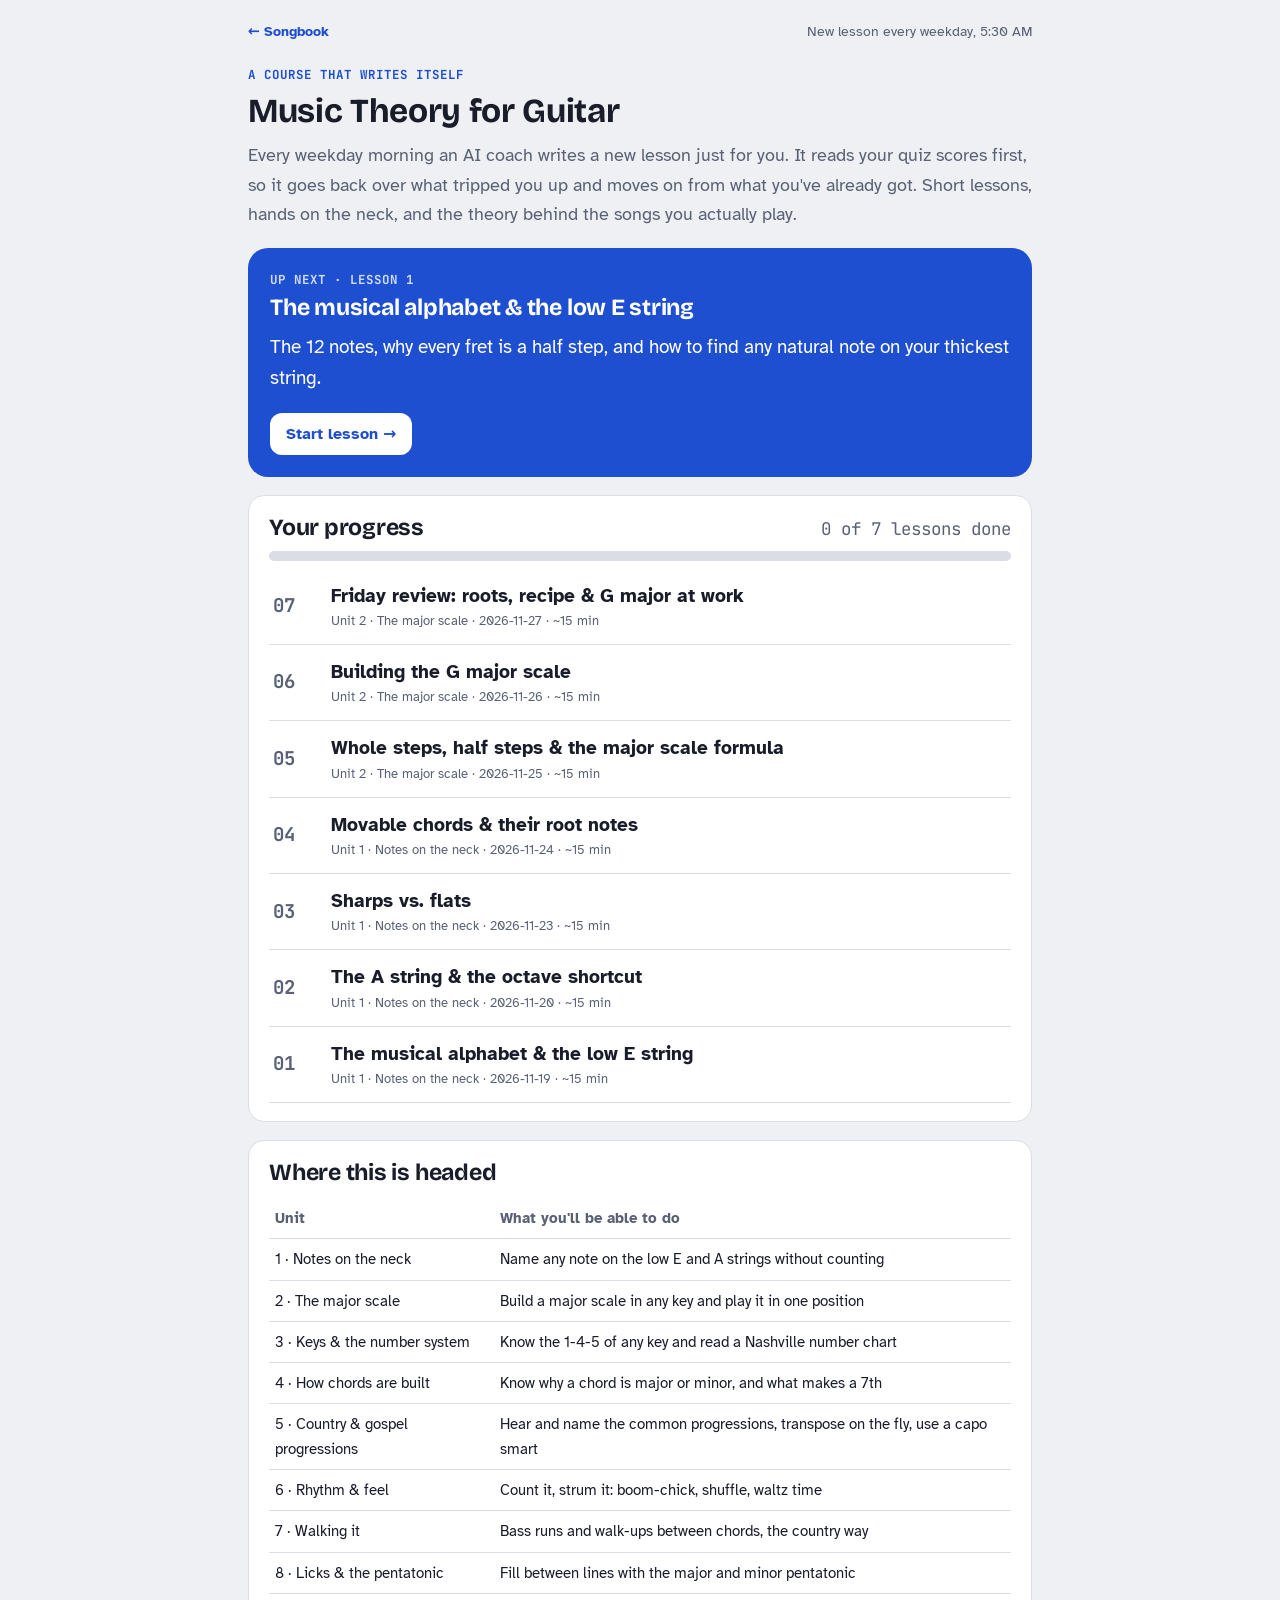
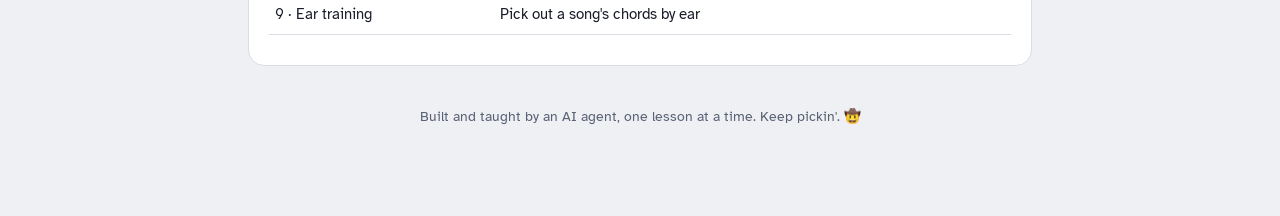
<file: theory/index.html>
<!DOCTYPE html>
<html lang="en">
<head>
<meta charset="utf-8">
<meta name="viewport" content="width=device-width, initial-scale=1, viewport-fit=cover">
<meta name="apple-mobile-web-app-capable" content="yes">
<meta name="apple-mobile-web-app-title" content="Theory">
<meta name="theme-color" content="#eef0f3" media="(prefers-color-scheme: light)">
<meta name="theme-color" content="#10131a" media="(prefers-color-scheme: dark)">
<link rel="apple-touch-icon" href="../icon-180.png">
<title>Guitar Theory — a course that writes itself</title>
<link rel="preconnect" href="https://fonts.googleapis.com">
<link rel="preconnect" href="https://fonts.gstatic.com" crossorigin>
<link href="https://fonts.googleapis.com/css2?family=Atkinson+Hyperlegible:wght@400;700&family=Bricolage+Grotesque:opsz,wght@12..96,600;12..96,700&family=JetBrains+Mono:wght@500;700&display=swap" rel="stylesheet">
<link rel="stylesheet" href="assets/course.css">
</head>
<body>
<div class="wrap">
  <div class="topbar"><a href="../">← Songbook</a><span>New lesson every weekday, 5:30 AM</span></div>
  <div class="kicker" style="margin-top:22px">A course that writes itself</div>
  <h1>Music Theory for Guitar</h1>
  <p class="lede">Every weekday morning an AI coach writes a new lesson just for you. It reads your quiz scores first, so it goes back over what tripped you up and moves on from what you've already got. Short lessons, hands on the neck, and the theory behind the songs you actually play.</p>

  <div class="hero" id="today"><div class="kicker">Loading…</div></div>

  <div class="card">
    <div style="display:flex;justify-content:space-between;align-items:baseline;gap:10px;flex-wrap:wrap">
      <h2 style="margin:0">Your progress</h2><span id="stats" class="mono" style="color:var(--muted)"></span>
    </div>
    <div class="bar"><i id="bar" style="width:0"></i></div>
    <ul class="lesson-list" id="list"></ul>
  </div>

  <div class="card">
    <h2 style="margin-top:0">Where this is headed</h2>
    <table>
      <tr><th>Unit</th><th>What you'll be able to do</th></tr>
      <tr><td>1 · Notes on the neck</td><td>Name any note on the low E and A strings without counting</td></tr>
      <tr><td>2 · The major scale</td><td>Build a major scale in any key and play it in one position</td></tr>
      <tr><td>3 · Keys & the number system</td><td>Know the 1-4-5 of any key and read a Nashville number chart</td></tr>
      <tr><td>4 · How chords are built</td><td>Know why a chord is major or minor, and what makes a 7th</td></tr>
      <tr><td>5 · Country & gospel progressions</td><td>Hear and name the common progressions, transpose on the fly, use a capo smart</td></tr>
      <tr><td>6 · Rhythm & feel</td><td>Count it, strum it: boom-chick, shuffle, waltz time</td></tr>
      <tr><td>7 · Walking it</td><td>Bass runs and walk-ups between chords, the country way</td></tr>
      <tr><td>8 · Licks & the pentatonic</td><td>Fill between lines with the major and minor pentatonic</td></tr>
      <tr><td>9 · Ear training</td><td>Pick out a song's chords by ear</td></tr>
    </table>
  </div>

  <p class="foot">Built and taught by an AI agent, one lesson at a time. Keep pickin'. 🤠</p>
</div>
<script>
(async function(){
  let list = [];
  try { list = await (await fetch('lessons.json', {cache:'no-store'})).json(); } catch(e){}
  let results = {}; try { results = JSON.parse(localStorage.getItem('gt-results')) || {}; } catch(e){}
  const esc = s => String(s).replace(/[&<>"]/g, c => ({'&':'&amp;','<':'&lt;','>':'&gt;','"':'&quot;'}[c]));
  const done = list.filter(l => results[l.n]).length;
  document.getElementById('stats').textContent = `${done} of ${list.length} lessons done`;
  document.getElementById('bar').style.width = (list.length ? done/list.length*100 : 0) + '%';
  document.getElementById('list').innerHTML = list.slice().reverse().map(l => {
    const r = results[l.n];
    return `<li><span class="n">${String(l.n).padStart(2,'0')}</span>
      <a href="${esc(l.file)}">${esc(l.title)}<span class="meta">${esc(l.unit)} · ${esc(l.date)} · ~${l.minutes} min</span></a>
      <span class="st ${r ? 'done' : ''}">${r ? '✓ ' + r.score + '/' + r.total : ''}</span></li>`;
  }).join('');
  const next = list.find(l => !results[l.n]) || list[list.length-1];
  const today = document.getElementById('today');
  if(next){
    const isNew = !results[next.n];
    today.innerHTML = `<div class="kicker">${isNew ? 'Up next' : 'All caught up — newest lesson'} · Lesson ${next.n}</div>
      <h2>${esc(next.title)}</h2><p>${esc(next.summary || '')}</p>
      <a class="btn" href="${esc(next.file)}">${isNew ? 'Start lesson' : 'Open it again'} →</a>`;
  } else today.innerHTML = '<div class="kicker">First lesson lands tomorrow morning</div>';
})();
</script>
</body>
</html>
</file>
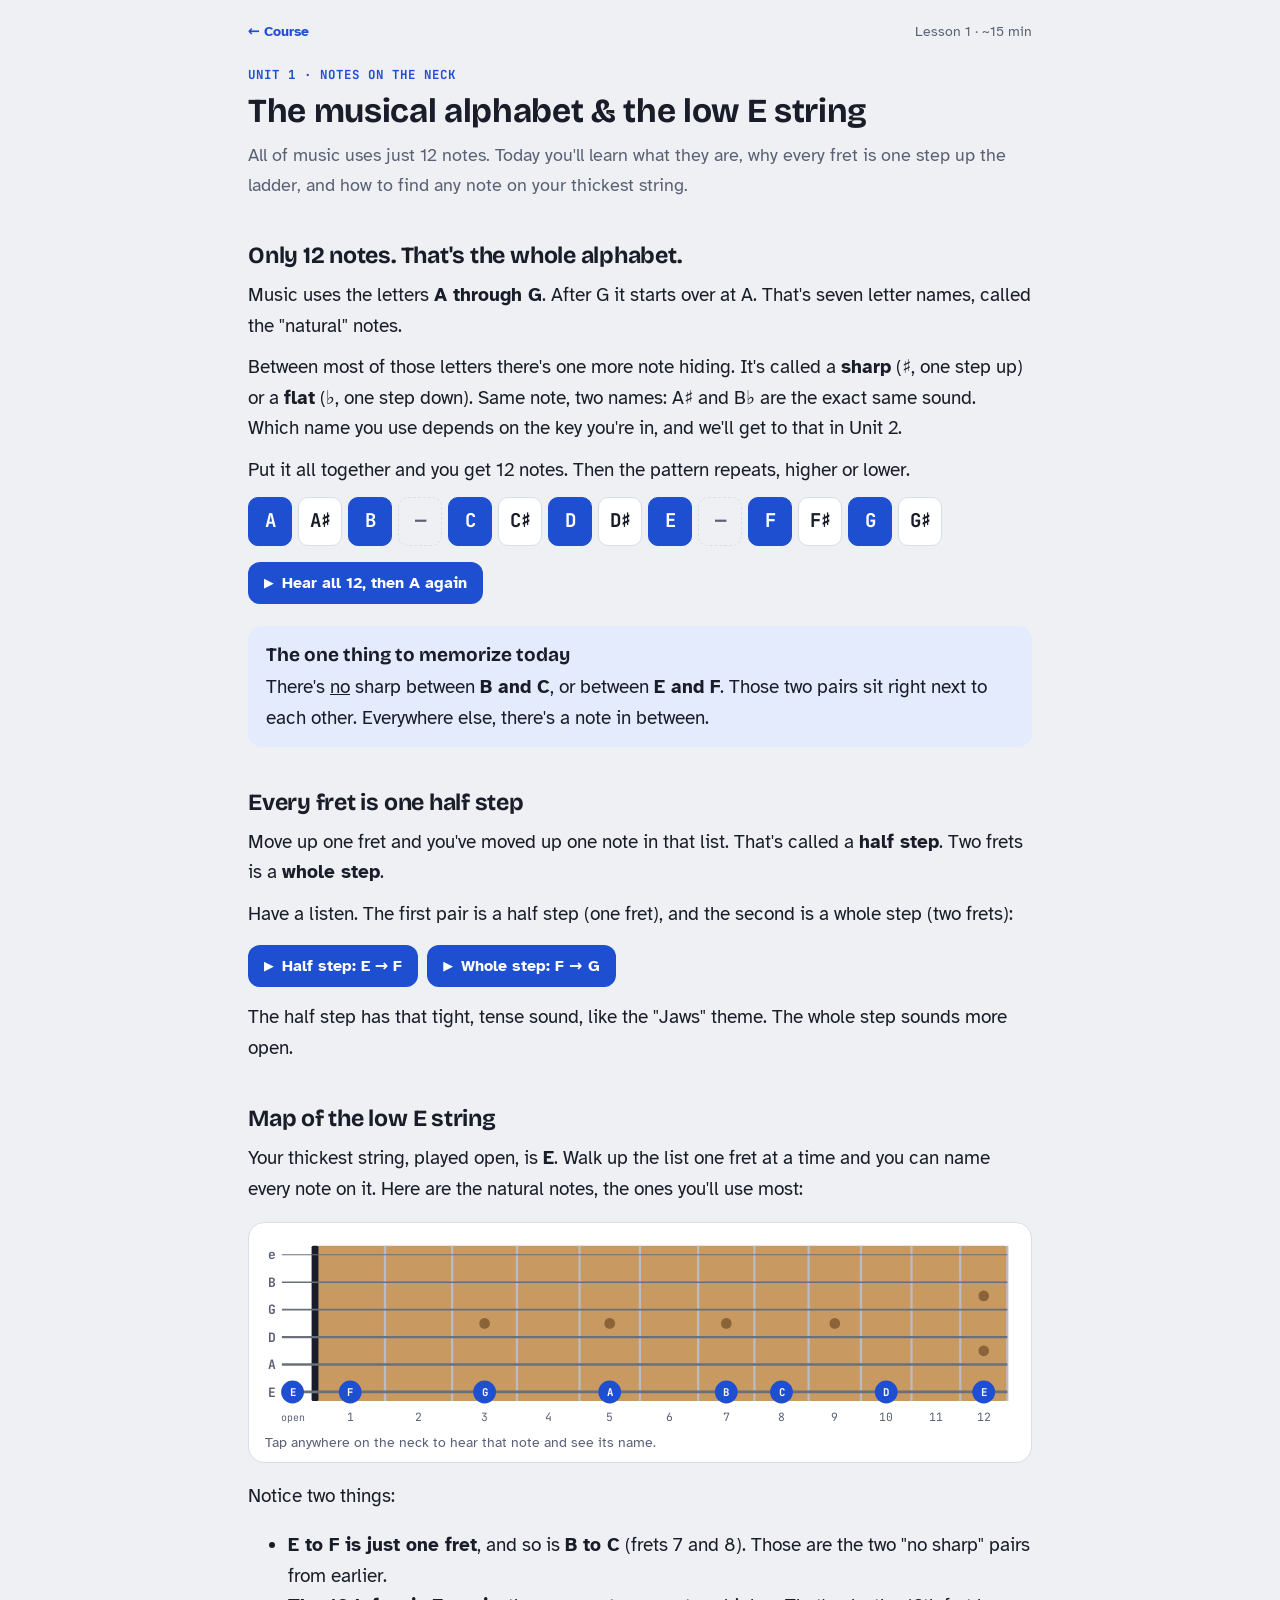
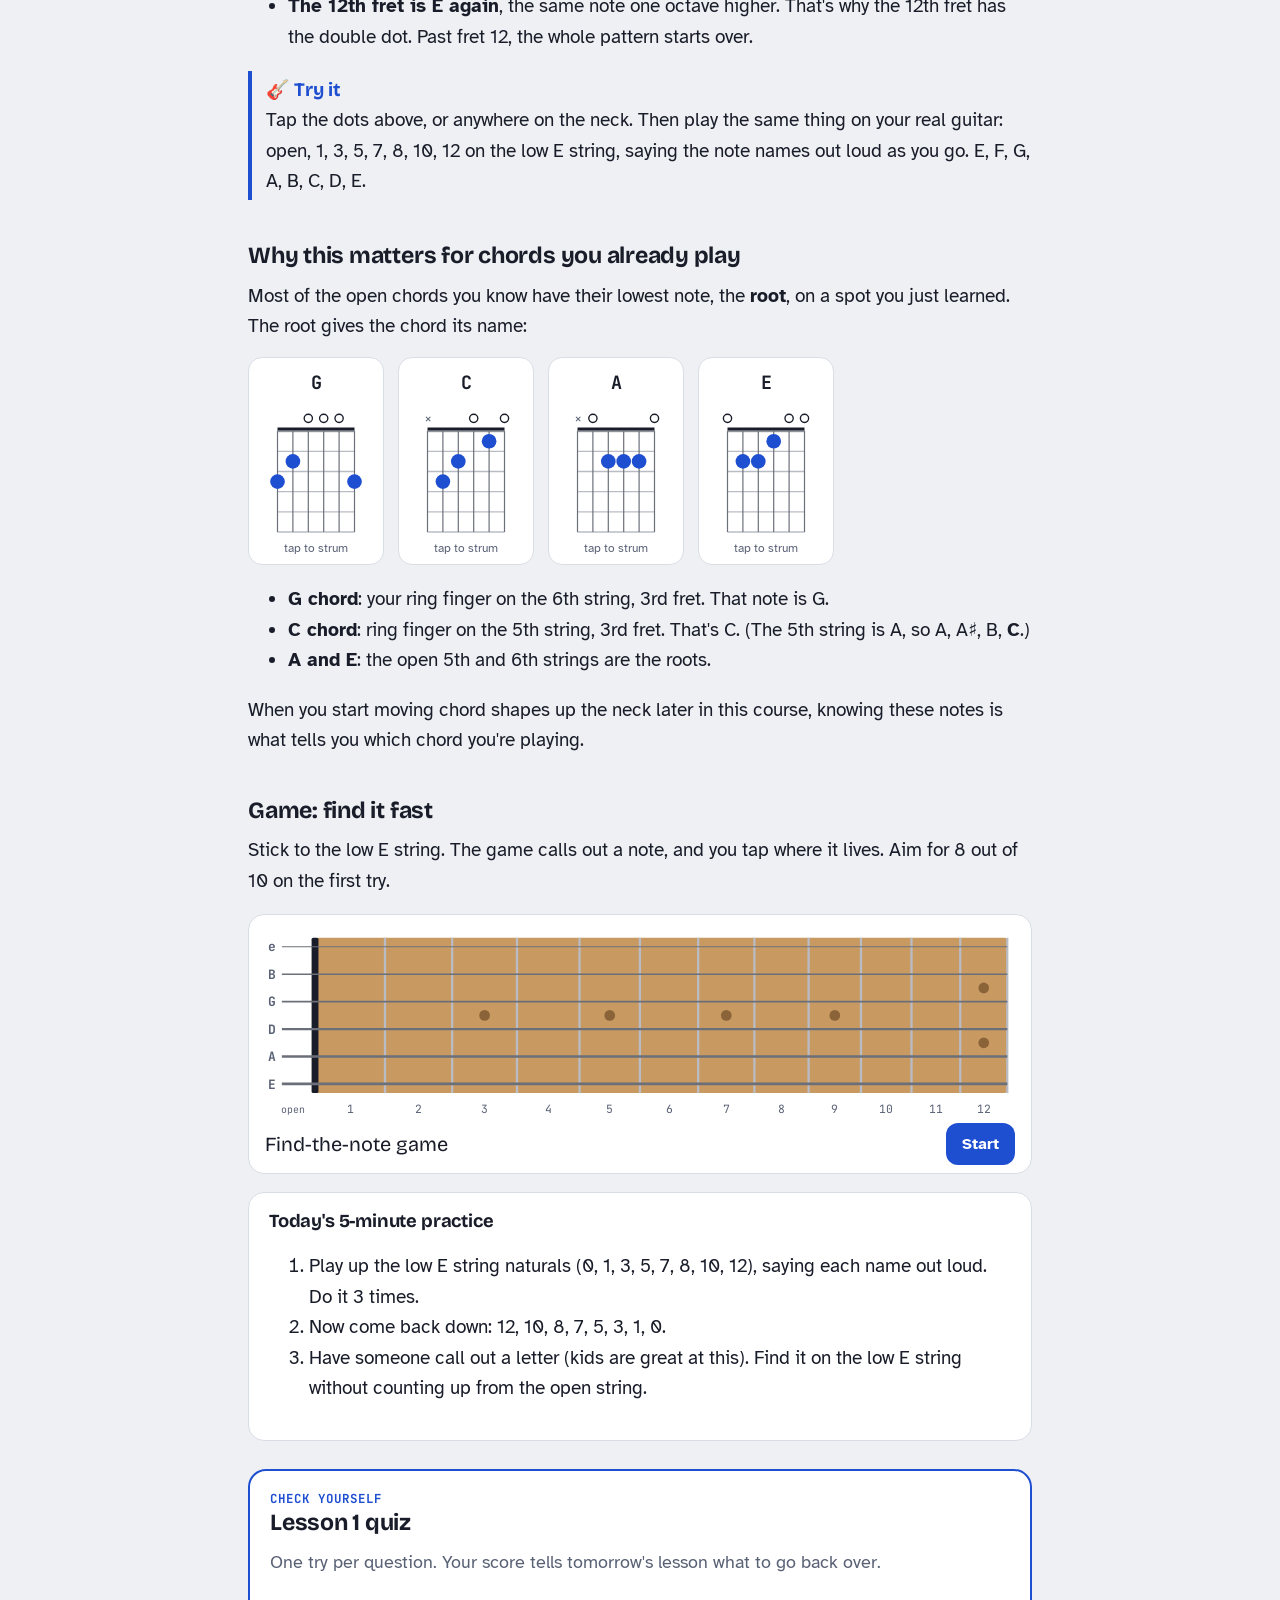
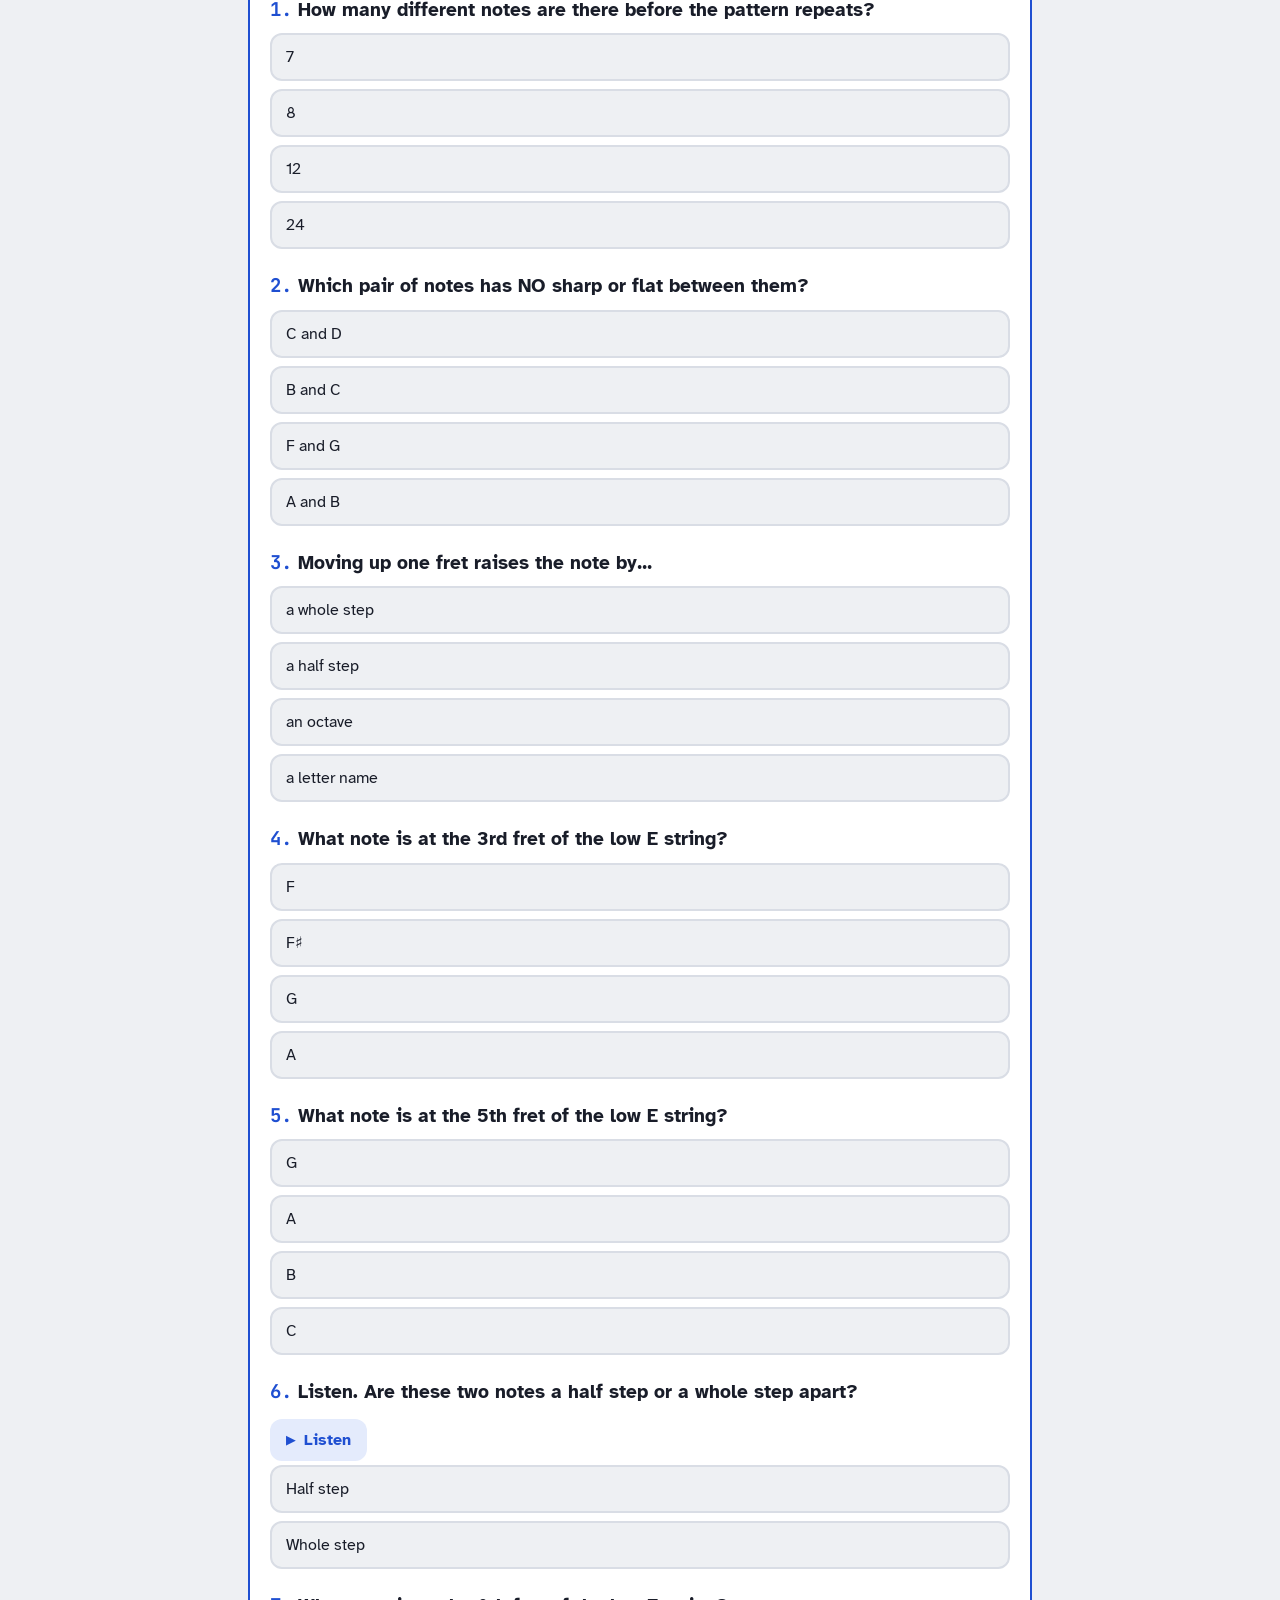
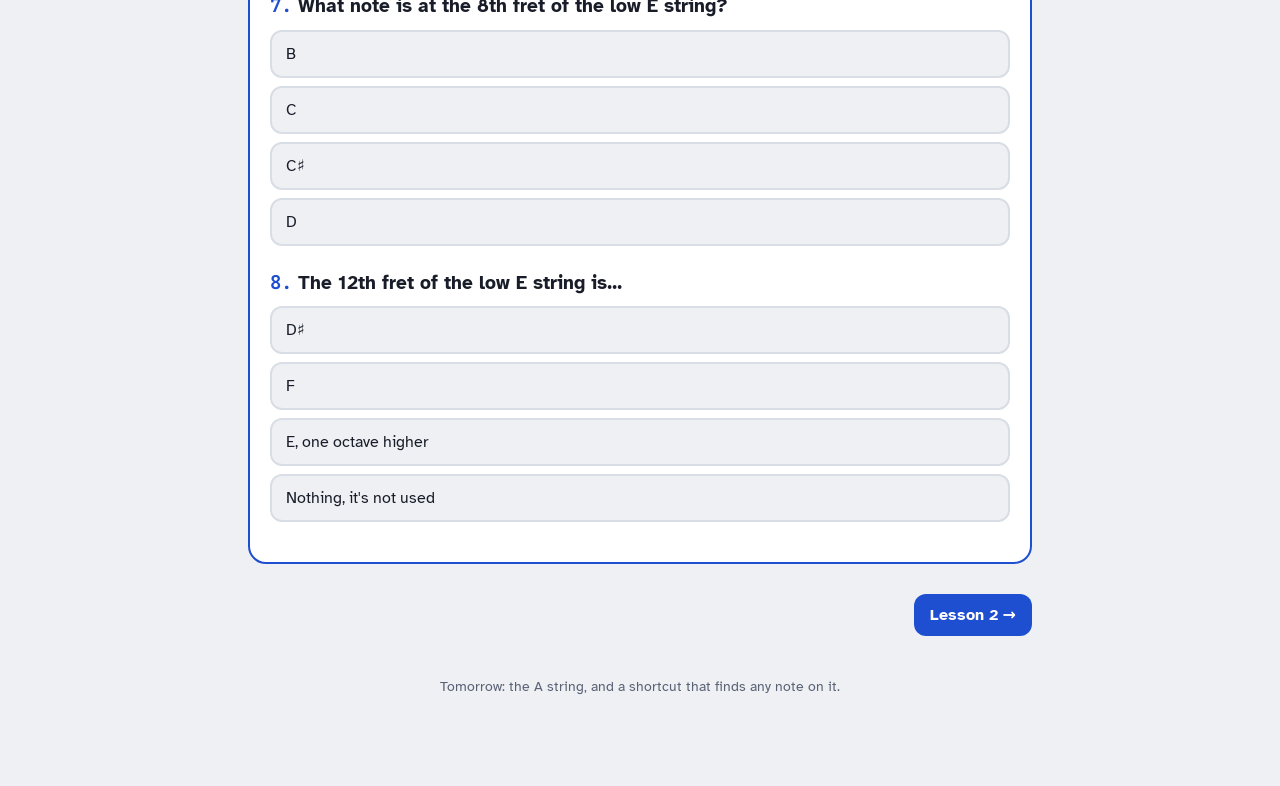
<file: theory/lessons/001-musical-alphabet.html>
<!DOCTYPE html>
<html lang="en">
<head>
<meta charset="utf-8">
<meta name="viewport" content="width=device-width, initial-scale=1, viewport-fit=cover">
<meta name="apple-mobile-web-app-capable" content="yes">
<meta name="theme-color" content="#eef0f3" media="(prefers-color-scheme: light)">
<meta name="theme-color" content="#10131a" media="(prefers-color-scheme: dark)">
<title>Lesson 1 · The musical alphabet & the low E string</title>
<link rel="preconnect" href="https://fonts.googleapis.com">
<link rel="preconnect" href="https://fonts.gstatic.com" crossorigin>
<link href="https://fonts.googleapis.com/css2?family=Atkinson+Hyperlegible:wght@400;700&family=Bricolage+Grotesque:opsz,wght@12..96,600;12..96,700&family=JetBrains+Mono:wght@500;700&display=swap" rel="stylesheet">
<link rel="stylesheet" href="../assets/course.css">
<script src="../assets/course.js"></script>
</head>
<body data-lesson="1">
<div class="wrap">
  <div class="topbar"><a href="../">← Course</a><span>Lesson 1 · ~15 min</span></div>

  <div class="kicker" style="margin-top:22px">Unit 1 · Notes on the neck</div>
  <h1>The musical alphabet & the low E string</h1>
  <p class="lede">All of music uses just 12 notes. Today you'll learn what they are, why every fret is one step up the ladder, and how to find any note on your thickest string.</p>

  <h2>Only 12 notes. That's the whole alphabet.</h2>
  <p>Music uses the letters <b>A through G</b>. After G it starts over at A. That's seven letter names, called the "natural" notes.</p>
  <p>Between most of those letters there's one more note hiding. It's called a <b>sharp</b> (♯, one step up) or a <b>flat</b> (♭, one step down). Same note, two names: A♯ and B♭ are the exact same sound. Which name you use depends on the key you're in, and we'll get to that in Unit 2.</p>
  <p>Put it all together and you get 12 notes. Then the pattern repeats, higher or lower.</p>
  <div class="notes-row">
    <span class="nat">A</span><span>A♯</span><span class="nat">B</span><span class="gap">—</span><span class="nat">C</span><span>C♯</span><span class="nat">D</span><span>D♯</span><span class="nat">E</span><span class="gap">—</span><span class="nat">F</span><span>F♯</span><span class="nat">G</span><span>G♯</span>
  </div>
  <button class="play" data-notes="A2 A#2 B2 C3 C#3 D3 D#3 E3 F3 F#3 G3 G#3 A3" data-gap="0.32">Hear all 12, then A again</button>

  <div class="callout">
    <b>The one thing to memorize today</b>
    There's <u>no</u> sharp between <b>B and C</b>, or between <b>E and F</b>. Those two pairs sit right next to each other. Everywhere else, there's a note in between.
  </div>

  <h2>Every fret is one half step</h2>
  <p>Move up one fret and you've moved up one note in that list. That's called a <b>half step</b>. Two frets is a <b>whole step</b>.</p>
  <p>Have a listen. The first pair is a half step (one fret), and the second is a whole step (two frets):</p>
  <button class="play" data-notes="E3 F3" data-gap="0.6">Half step: E → F</button>
  <button class="play" data-notes="F3 G3" data-gap="0.6">Whole step: F → G</button>
  <p>The half step has that tight, tense sound, like the "Jaws" theme. The whole step sounds more open.</p>

  <h2>Map of the low E string</h2>
  <p>Your thickest string, played open, is <b>E</b>. Walk up the list one fret at a time and you can name every note on it. Here are the natural notes, the ones you'll use most:</p>
  <div class="fretboard" data-frets="12" data-marks="6:0:E,6:1:F,6:3:G,6:5:A,6:7:B,6:8:C,6:10:D,6:12:E"></div>
  <p>Notice two things:</p>
  <ul>
    <li><b>E to F is just one fret</b>, and so is <b>B to C</b> (frets 7 and 8). Those are the two "no sharp" pairs from earlier.</li>
    <li><b>The 12th fret is E again</b>, the same note one octave higher. That's why the 12th fret has the double dot. Past fret 12, the whole pattern starts over.</li>
  </ul>
  <div class="try">Tap the dots above, or anywhere on the neck. Then play the same thing on your real guitar: open, 1, 3, 5, 7, 8, 10, 12 on the low E string, saying the note names out loud as you go. E, F, G, A, B, C, D, E.</div>

  <h2>Why this matters for chords you already play</h2>
  <p>Most of the open chords you know have their lowest note, the <b>root</b>, on a spot you just learned. The root gives the chord its name:</p>
  <div class="chords" data-chords="G:320003, C:x32010, A:x02220, E:022100"></div>
  <ul>
    <li><b>G chord</b>: your ring finger on the 6th string, 3rd fret. That note is G.</li>
    <li><b>C chord</b>: ring finger on the 5th string, 3rd fret. That's C. (The 5th string is A, so A, A♯, B, <b>C</b>.)</li>
    <li><b>A and E</b>: the open 5th and 6th strings are the roots.</li>
  </ul>
  <p>When you start moving chord shapes up the neck later in this course, knowing these notes is what tells you which chord you're playing.</p>

  <h2>Game: find it fast</h2>
  <p>Stick to the low E string. The game calls out a note, and you tap where it lives. Aim for 8 out of 10 on the first try.</p>
  <div class="fretboard" data-frets="12" data-game="find" data-pool="naturals" data-strings="6" data-rounds="10"></div>

  <div class="card">
    <h3 style="margin-top:0">Today's 5-minute practice</h3>
    <ol>
      <li>Play up the low E string naturals (0, 1, 3, 5, 7, 8, 10, 12), saying each name out loud. Do it 3 times.</li>
      <li>Now come back down: 12, 10, 8, 7, 5, 3, 1, 0.</li>
      <li>Have someone call out a letter (kids are great at this). Find it on the low E string without counting up from the open string.</li>
    </ol>
  </div>

  <div id="quiz-root"></div>
  <script type="application/json" id="quiz">
  {
    "lesson": 1,
    "title": "Lesson 1 quiz",
    "questions": [
      {"q":"How many different notes are there before the pattern repeats?","choices":["7","8","12","24"],"answer":2,"topic":"musical-alphabet","explain":"12: the seven letter names, plus the five sharps or flats in between."},
      {"q":"Which pair of notes has NO sharp or flat between them?","choices":["C and D","B and C","F and G","A and B"],"answer":1,"topic":"half-steps-BC-EF","explain":"B–C and E–F are the two pairs that sit right next to each other."},
      {"q":"Moving up one fret raises the note by…","choices":["a whole step","a half step","an octave","a letter name"],"answer":1,"topic":"frets-half-steps","explain":"One fret is one half step. Two frets is a whole step."},
      {"q":"What note is at the 3rd fret of the low E string?","choices":["F","F♯","G","A"],"answer":2,"topic":"low-E-notes","explain":"E (open), F (1), F♯ (2), G (3)."},
      {"q":"What note is at the 5th fret of the low E string?","choices":["G","A","B","C"],"answer":1,"topic":"low-E-notes","explain":"G at 3, G♯ at 4, A at 5."},
      {"q":"Listen. Are these two notes a half step or a whole step apart?","notes":"B2 C3","gap":"0.7","choices":["Half step","Whole step"],"answer":0,"topic":"ear-half-whole","explain":"B to C: one of the two natural half steps. That tight sound is the giveaway."},
      {"q":"What note is at the 8th fret of the low E string?","choices":["B","C","C♯","D"],"answer":1,"topic":"low-E-notes","explain":"B is at 7, and since there's no sharp between B and C, C is right next door at 8."},
      {"q":"The 12th fret of the low E string is…","choices":["D♯","F","E, one octave higher","Nothing, it's not used"],"answer":2,"topic":"octave-12th-fret","explain":"12 frets = 12 half steps = the same note one octave up. The pattern starts over."}
    ]
  }
  </script>

  <div class="next-prev"></div>
  <p class="foot">Tomorrow: the A string, and a shortcut that finds any note on it.</p>
</div>
</body>
</html>
</file>
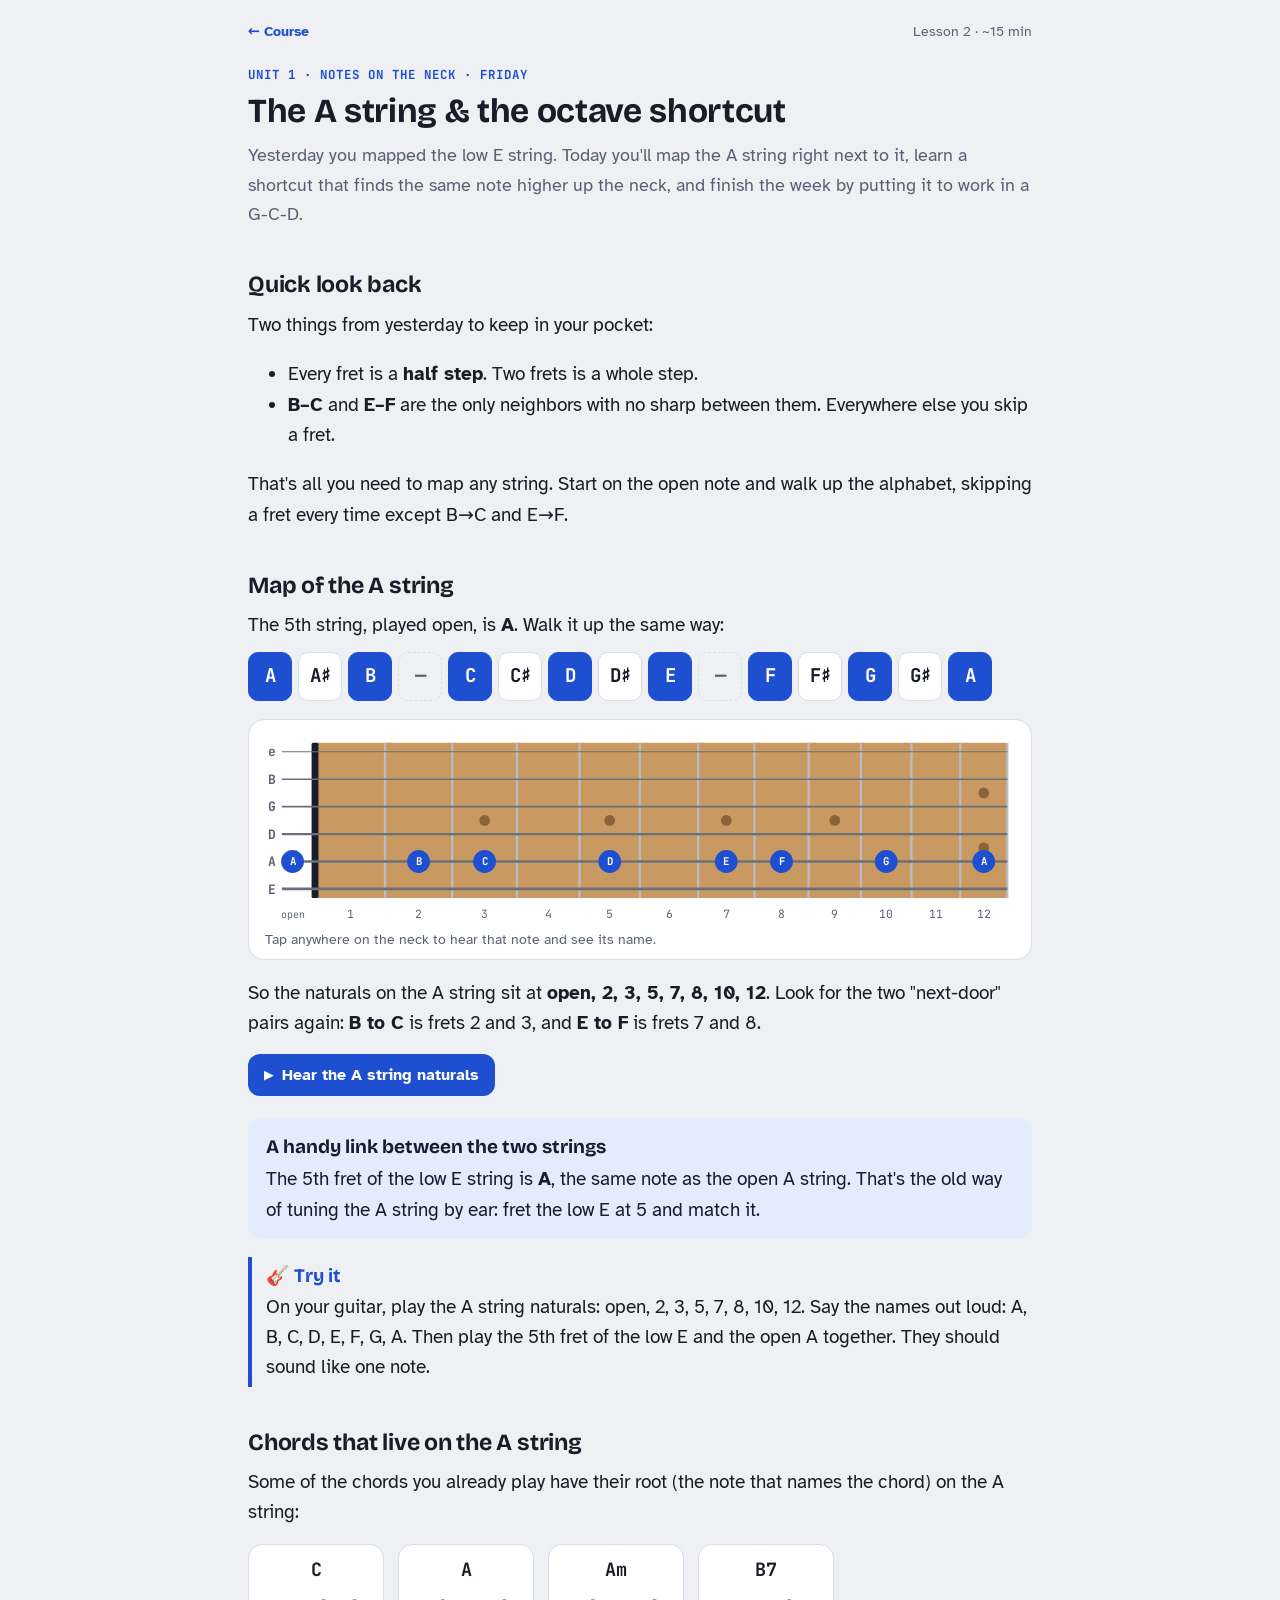
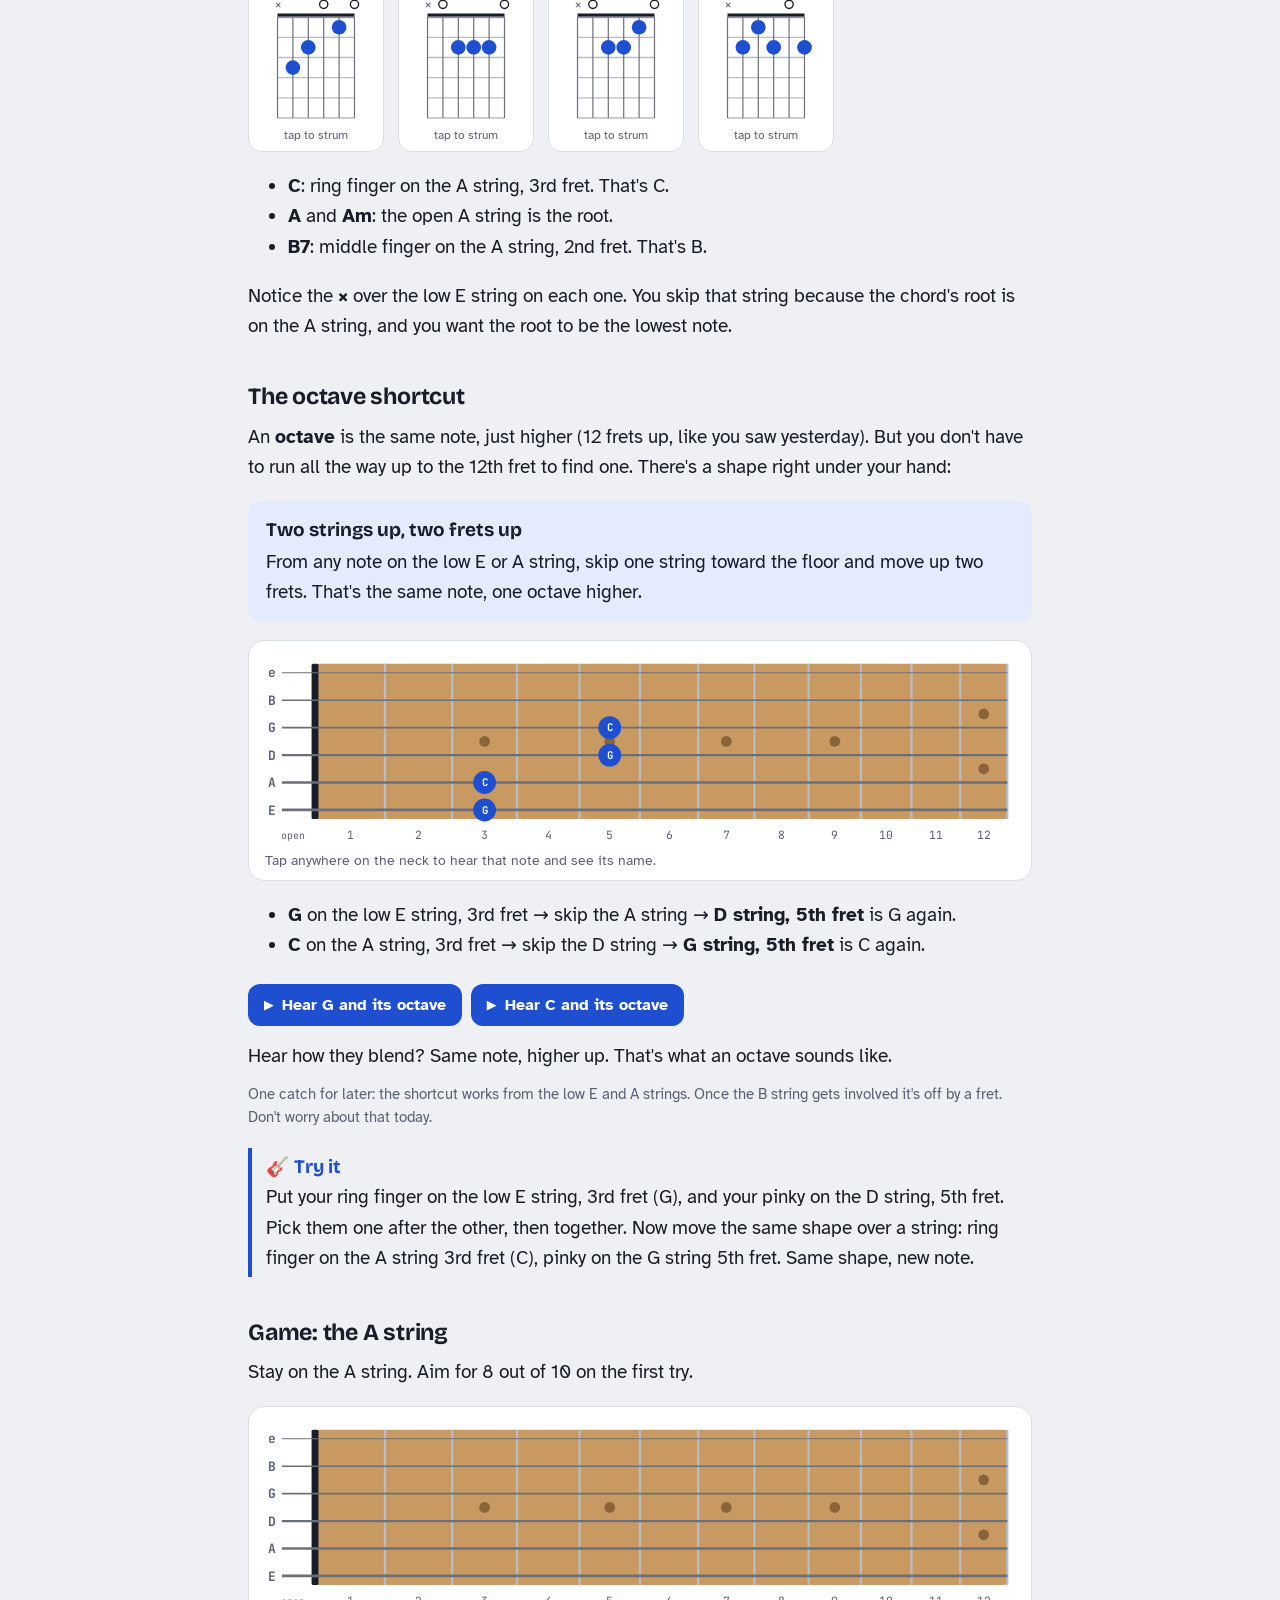
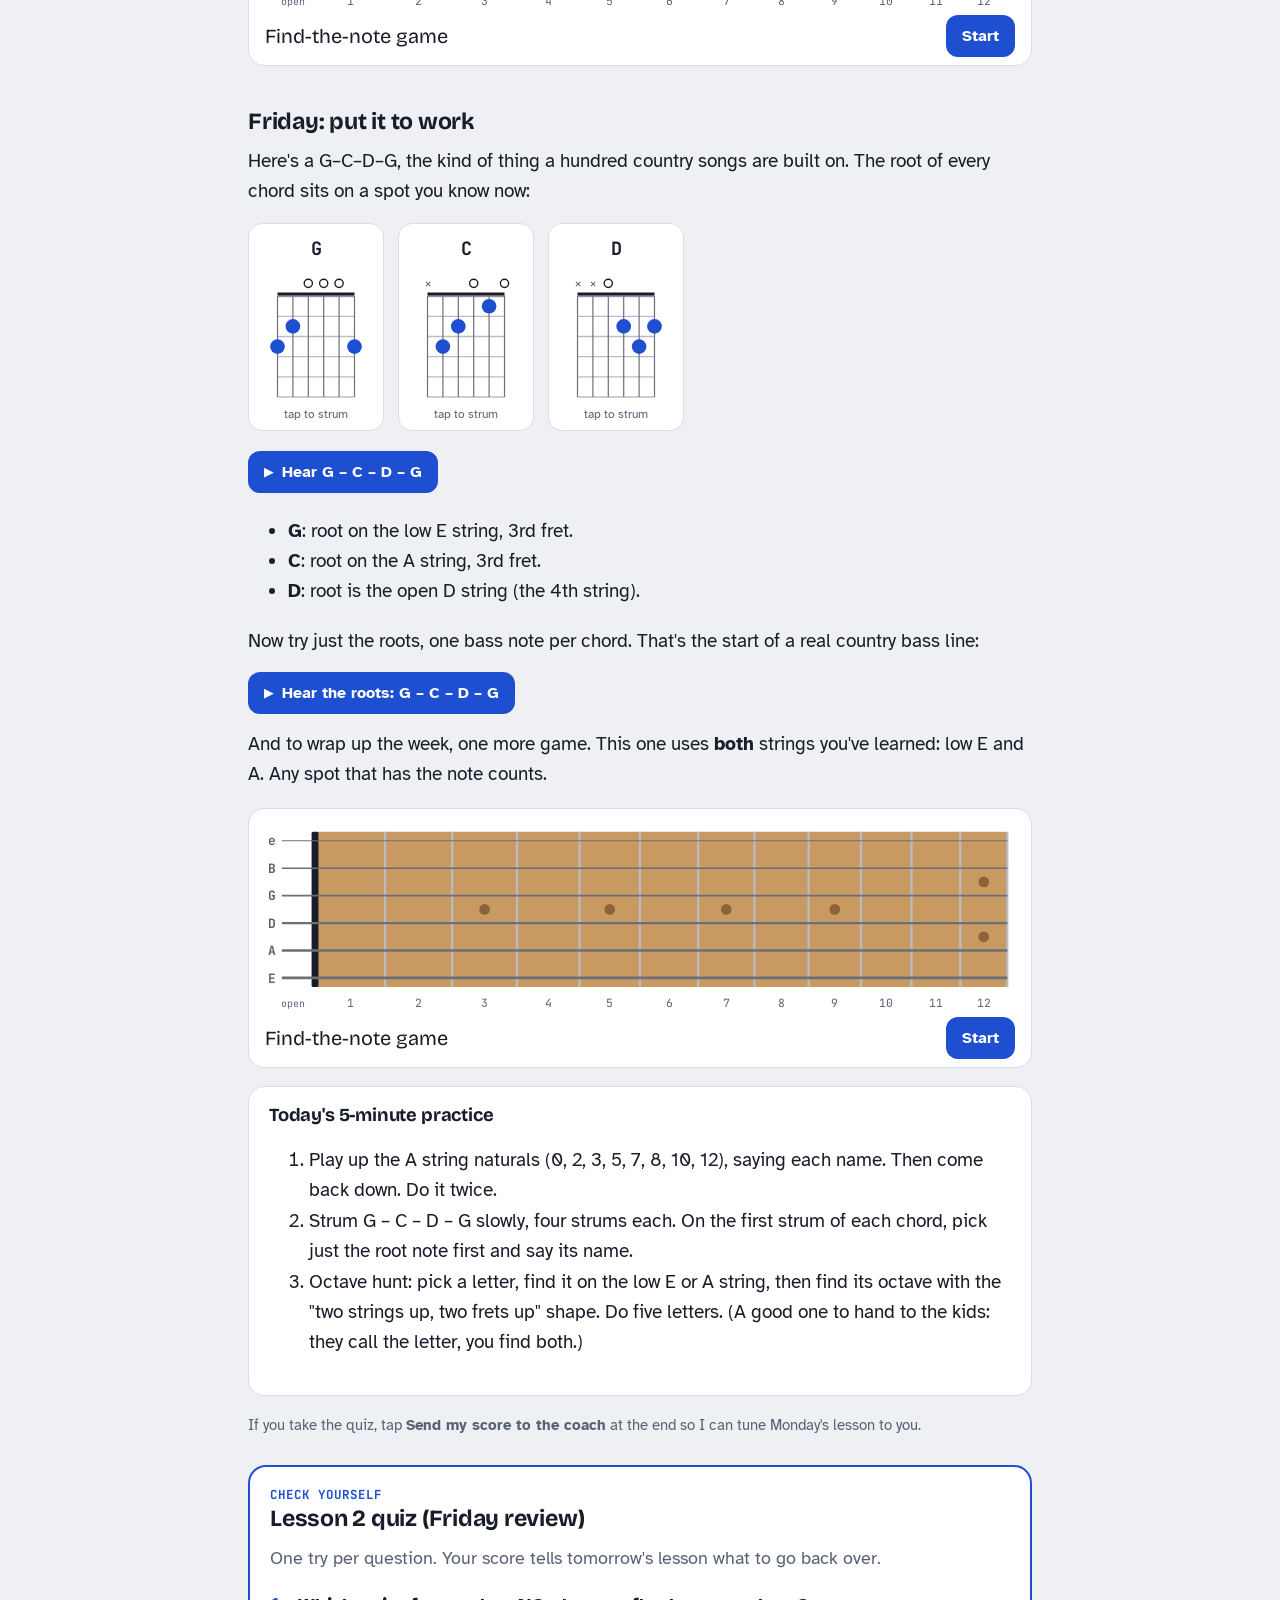
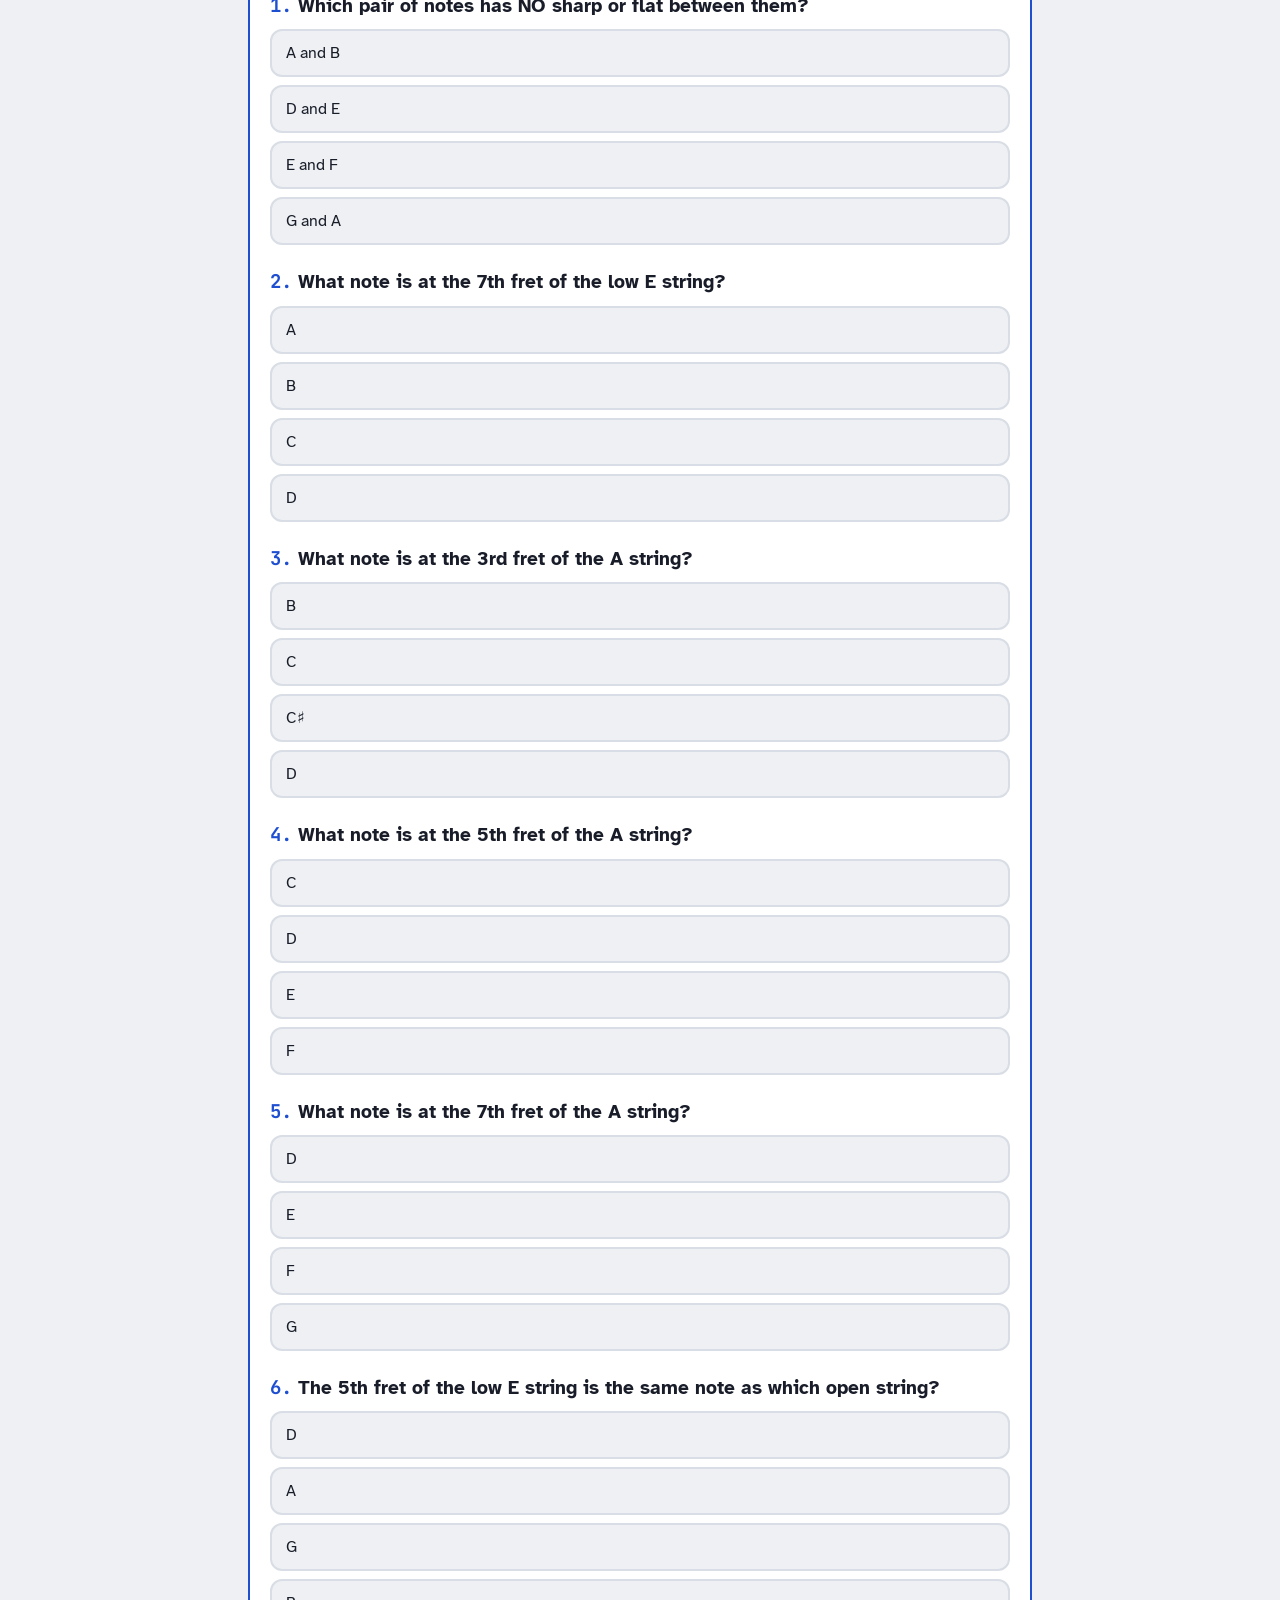
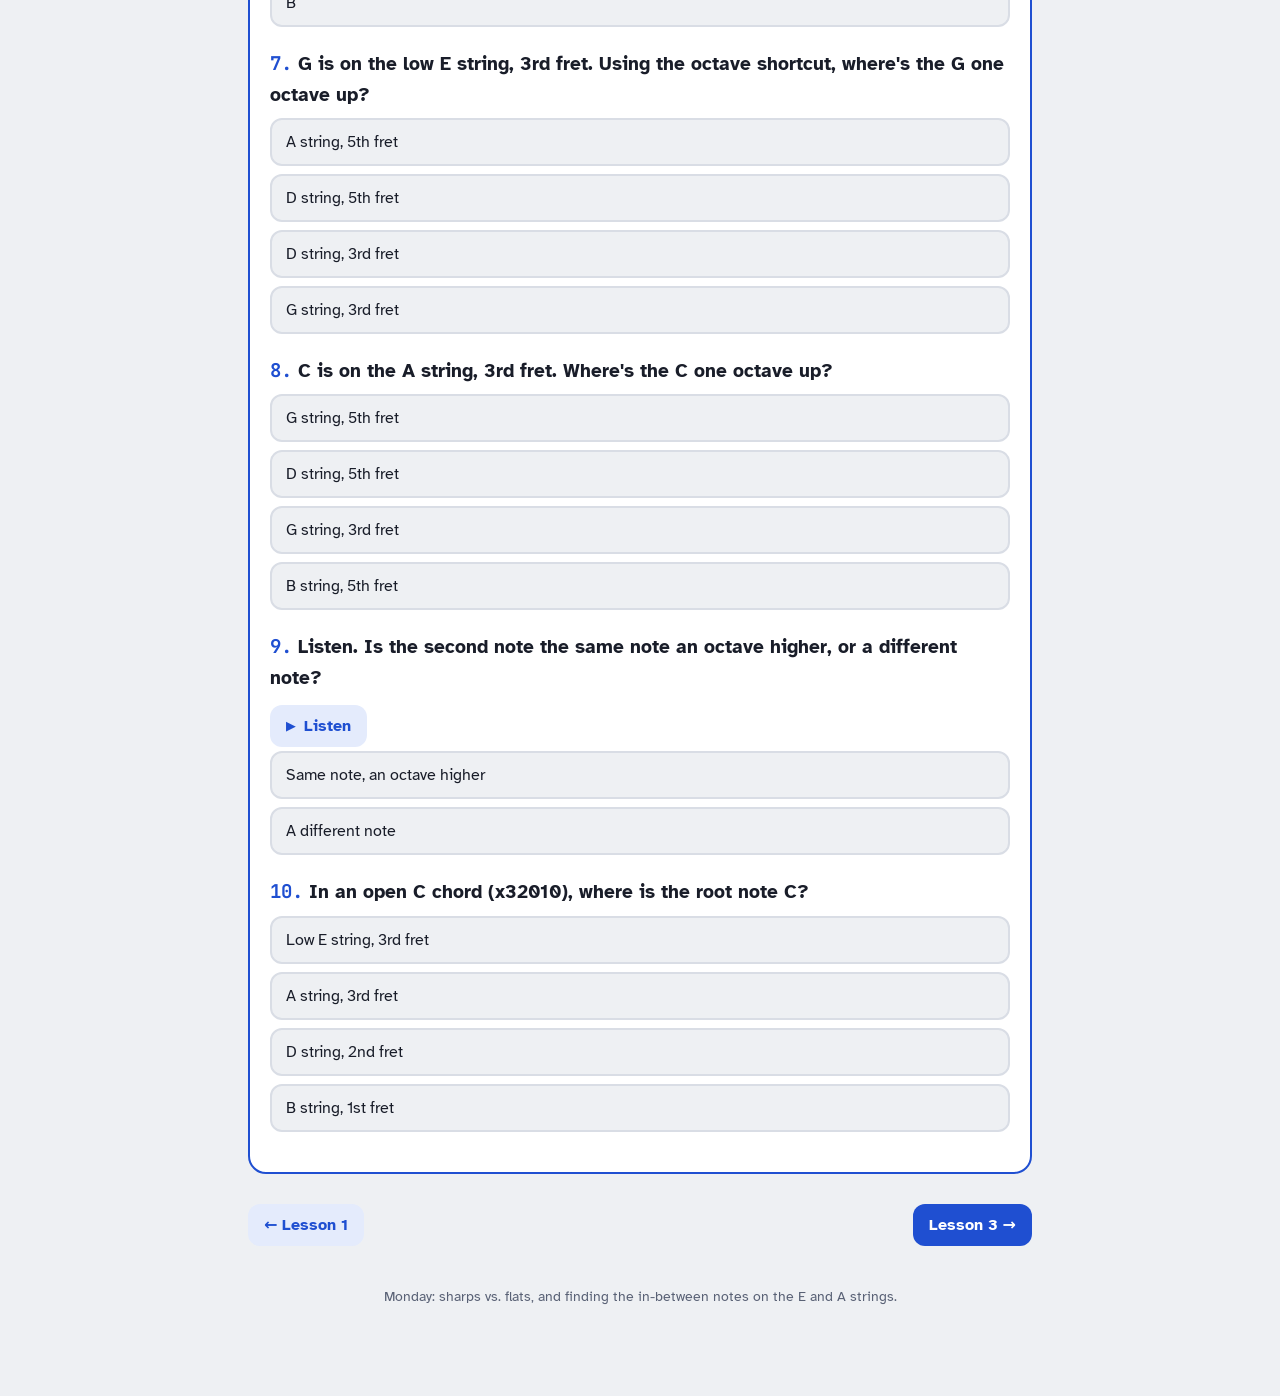
<file: theory/lessons/002-a-string-octaves.html>
<!DOCTYPE html>
<html lang="en">
<head>
<meta charset="utf-8">
<meta name="viewport" content="width=device-width, initial-scale=1, viewport-fit=cover">
<meta name="apple-mobile-web-app-capable" content="yes">
<meta name="theme-color" content="#eef0f3" media="(prefers-color-scheme: light)">
<meta name="theme-color" content="#10131a" media="(prefers-color-scheme: dark)">
<title>Lesson 2 · The A string & the octave shortcut</title>
<link rel="preconnect" href="https://fonts.googleapis.com">
<link rel="preconnect" href="https://fonts.gstatic.com" crossorigin>
<link href="https://fonts.googleapis.com/css2?family=Atkinson+Hyperlegible:wght@400;700&family=Bricolage+Grotesque:opsz,wght@12..96,600;12..96,700&family=JetBrains+Mono:wght@500;700&display=swap" rel="stylesheet">
<link rel="stylesheet" href="../assets/course.css">
<script src="../assets/course.js"></script>
</head>
<body data-lesson="2">
<div class="wrap">
  <div class="topbar"><a href="../">← Course</a><span>Lesson 2 · ~15 min</span></div>

  <div class="kicker" style="margin-top:22px">Unit 1 · Notes on the neck · Friday</div>
  <h1>The A string & the octave shortcut</h1>
  <p class="lede">Yesterday you mapped the low E string. Today you'll map the A string right next to it, learn a shortcut that finds the same note higher up the neck, and finish the week by putting it to work in a G-C-D.</p>

  <h2>Quick look back</h2>
  <p>Two things from yesterday to keep in your pocket:</p>
  <ul>
    <li>Every fret is a <b>half step</b>. Two frets is a whole step.</li>
    <li><b>B–C</b> and <b>E–F</b> are the only neighbors with no sharp between them. Everywhere else you skip a fret.</li>
  </ul>
  <p>That's all you need to map any string. Start on the open note and walk up the alphabet, skipping a fret every time except B→C and E→F.</p>

  <h2>Map of the A string</h2>
  <p>The 5th string, played open, is <b>A</b>. Walk it up the same way:</p>
  <div class="notes-row">
    <span class="nat">A</span><span>A♯</span><span class="nat">B</span><span class="gap">—</span><span class="nat">C</span><span>C♯</span><span class="nat">D</span><span>D♯</span><span class="nat">E</span><span class="gap">—</span><span class="nat">F</span><span>F♯</span><span class="nat">G</span><span>G♯</span><span class="nat">A</span>
  </div>
  <div class="fretboard" data-frets="12" data-marks="5:0:A,5:2:B,5:3:C,5:5:D,5:7:E,5:8:F,5:10:G,5:12:A"></div>
  <p>So the naturals on the A string sit at <b>open, 2, 3, 5, 7, 8, 10, 12</b>. Look for the two "next-door" pairs again: <b>B to C</b> is frets 2 and 3, and <b>E to F</b> is frets 7 and 8.</p>
  <button class="play" data-notes="A2 B2 C3 D3 E3 F3 G3 A3" data-gap="0.38">Hear the A string naturals</button>

  <div class="callout">
    <b>A handy link between the two strings</b>
    The 5th fret of the low E string is <b>A</b>, the same note as the open A string. That's the old way of tuning the A string by ear: fret the low E at 5 and match it.
  </div>

  <div class="try">On your guitar, play the A string naturals: open, 2, 3, 5, 7, 8, 10, 12. Say the names out loud: A, B, C, D, E, F, G, A. Then play the 5th fret of the low E and the open A together. They should sound like one note.</div>

  <h2>Chords that live on the A string</h2>
  <p>Some of the chords you already play have their root (the note that names the chord) on the A string:</p>
  <div class="chords" data-chords="C:x32010, A:x02220, Am:x02210, B7:x21202"></div>
  <ul>
    <li><b>C</b>: ring finger on the A string, 3rd fret. That's C.</li>
    <li><b>A</b> and <b>Am</b>: the open A string is the root.</li>
    <li><b>B7</b>: middle finger on the A string, 2nd fret. That's B.</li>
  </ul>
  <p>Notice the <b>×</b> over the low E string on each one. You skip that string because the chord's root is on the A string, and you want the root to be the lowest note.</p>

  <h2>The octave shortcut</h2>
  <p>An <b>octave</b> is the same note, just higher (12 frets up, like you saw yesterday). But you don't have to run all the way up to the 12th fret to find one. There's a shape right under your hand:</p>
  <div class="callout">
    <b>Two strings up, two frets up</b>
    From any note on the low E or A string, skip one string toward the floor and move up two frets. That's the same note, one octave higher.
  </div>
  <div class="fretboard" data-frets="12" data-marks="6:3:G,4:5:G,5:3:C,3:5:C"></div>
  <ul>
    <li><b>G</b> on the low E string, 3rd fret → skip the A string → <b>D string, 5th fret</b> is G again.</li>
    <li><b>C</b> on the A string, 3rd fret → skip the D string → <b>G string, 5th fret</b> is C again.</li>
  </ul>
  <button class="play" data-notes="G2 G3" data-gap="0.7">Hear G and its octave</button>
  <button class="play" data-notes="C3 C4" data-gap="0.7">Hear C and its octave</button>
  <p>Hear how they blend? Same note, higher up. That's what an octave sounds like.</p>
  <p style="color:var(--muted);font-size:.92rem">One catch for later: the shortcut works from the low E and A strings. Once the B string gets involved it's off by a fret. Don't worry about that today.</p>

  <div class="try">Put your ring finger on the low E string, 3rd fret (G), and your pinky on the D string, 5th fret. Pick them one after the other, then together. Now move the same shape over a string: ring finger on the A string 3rd fret (C), pinky on the G string 5th fret. Same shape, new note.</div>

  <h2>Game: the A string</h2>
  <p>Stay on the A string. Aim for 8 out of 10 on the first try.</p>
  <div class="fretboard" data-frets="12" data-game="find" data-pool="naturals" data-strings="5" data-rounds="10"></div>

  <h2>Friday: put it to work</h2>
  <p>Here's a G–C–D–G, the kind of thing a hundred country songs are built on. The root of every chord sits on a spot you know now:</p>
  <div class="chords" data-chords="G:320003, C:x32010, D:xx0232"></div>
  <button class="play" data-progression="320003 x32010 xx0232 320003" data-gap="1.2">Hear G – C – D – G</button>
  <ul>
    <li><b>G</b>: root on the low E string, 3rd fret.</li>
    <li><b>C</b>: root on the A string, 3rd fret.</li>
    <li><b>D</b>: root is the open D string (the 4th string).</li>
  </ul>
  <p>Now try just the roots, one bass note per chord. That's the start of a real country bass line:</p>
  <button class="play" data-notes="G2 C3 D3 G2" data-gap="0.8">Hear the roots: G – C – D – G</button>
  <p>And to wrap up the week, one more game. This one uses <b>both</b> strings you've learned: low E and A. Any spot that has the note counts.</p>
  <div class="fretboard" data-frets="12" data-game="find" data-pool="naturals" data-strings="6,5" data-rounds="10"></div>

  <div class="card">
    <h3 style="margin-top:0">Today's 5-minute practice</h3>
    <ol>
      <li>Play up the A string naturals (0, 2, 3, 5, 7, 8, 10, 12), saying each name. Then come back down. Do it twice.</li>
      <li>Strum G – C – D – G slowly, four strums each. On the first strum of each chord, pick just the root note first and say its name.</li>
      <li>Octave hunt: pick a letter, find it on the low E or A string, then find its octave with the "two strings up, two frets up" shape. Do five letters. (A good one to hand to the kids: they call the letter, you find both.)</li>
    </ol>
  </div>

  <p style="color:var(--muted);font-size:.92rem">If you take the quiz, tap <b>Send my score to the coach</b> at the end so I can tune Monday's lesson to you.</p>

  <div id="quiz-root"></div>
  <script type="application/json" id="quiz">
  {
    "lesson": 2,
    "title": "Lesson 2 quiz (Friday review)",
    "questions": [
      {"q":"Which pair of notes has NO sharp or flat between them?","choices":["A and B","D and E","E and F","G and A"],"answer":2,"topic":"half-steps-BC-EF","explain":"E–F and B–C are the two pairs that sit right next to each other, one fret apart."},
      {"q":"What note is at the 7th fret of the low E string?","choices":["A","B","C","D"],"answer":1,"topic":"low-E-notes","explain":"A at 5, A♯ at 6, B at 7."},
      {"q":"What note is at the 3rd fret of the A string?","choices":["B","C","C♯","D"],"answer":1,"topic":"A-string-notes","explain":"A (open), A♯ (1), B (2), and since B–C has no sharp between, C is at 3."},
      {"q":"What note is at the 5th fret of the A string?","choices":["C","D","E","F"],"answer":1,"topic":"A-string-notes","explain":"C at 3, C♯ at 4, D at 5."},
      {"q":"What note is at the 7th fret of the A string?","choices":["D","E","F","G"],"answer":1,"topic":"A-string-notes","explain":"D at 5, D♯ at 6, E at 7."},
      {"q":"The 5th fret of the low E string is the same note as which open string?","choices":["D","A","G","B"],"answer":1,"topic":"low-E-notes","explain":"Low E fret 5 is A, the same as the open A string. That's how you tune the A string by ear."},
      {"q":"G is on the low E string, 3rd fret. Using the octave shortcut, where's the G one octave up?","choices":["A string, 5th fret","D string, 5th fret","D string, 3rd fret","G string, 3rd fret"],"answer":1,"topic":"octave-shape","explain":"Two strings up (skip the A string, land on the D string), two frets up (3 → 5)."},
      {"q":"C is on the A string, 3rd fret. Where's the C one octave up?","choices":["G string, 5th fret","D string, 5th fret","G string, 3rd fret","B string, 5th fret"],"answer":0,"topic":"octave-shape","explain":"Two strings up from the A string is the G string, and two frets up from 3 is 5."},
      {"q":"Listen. Is the second note the same note an octave higher, or a different note?","notes":"D3 D4","gap":"0.8","choices":["Same note, an octave higher","A different note"],"answer":0,"topic":"ear-octave","explain":"Octaves blend so well they almost sound like one note. That smooth, matched sound is the giveaway."},
      {"q":"In an open C chord (x32010), where is the root note C?","choices":["Low E string, 3rd fret","A string, 3rd fret","D string, 2nd fret","B string, 1st fret"],"answer":1,"topic":"chord-roots","explain":"The ring finger on the A string, 3rd fret is the root. (The B string 1st fret is also a C, but it's the higher one; the root is the lowest C.)"}
    ]
  }
  </script>

  <div class="next-prev"></div>
  <p class="foot">Monday: sharps vs. flats, and finding the in-between notes on the E and A strings.</p>
</div>
</body>
</html>
</file>
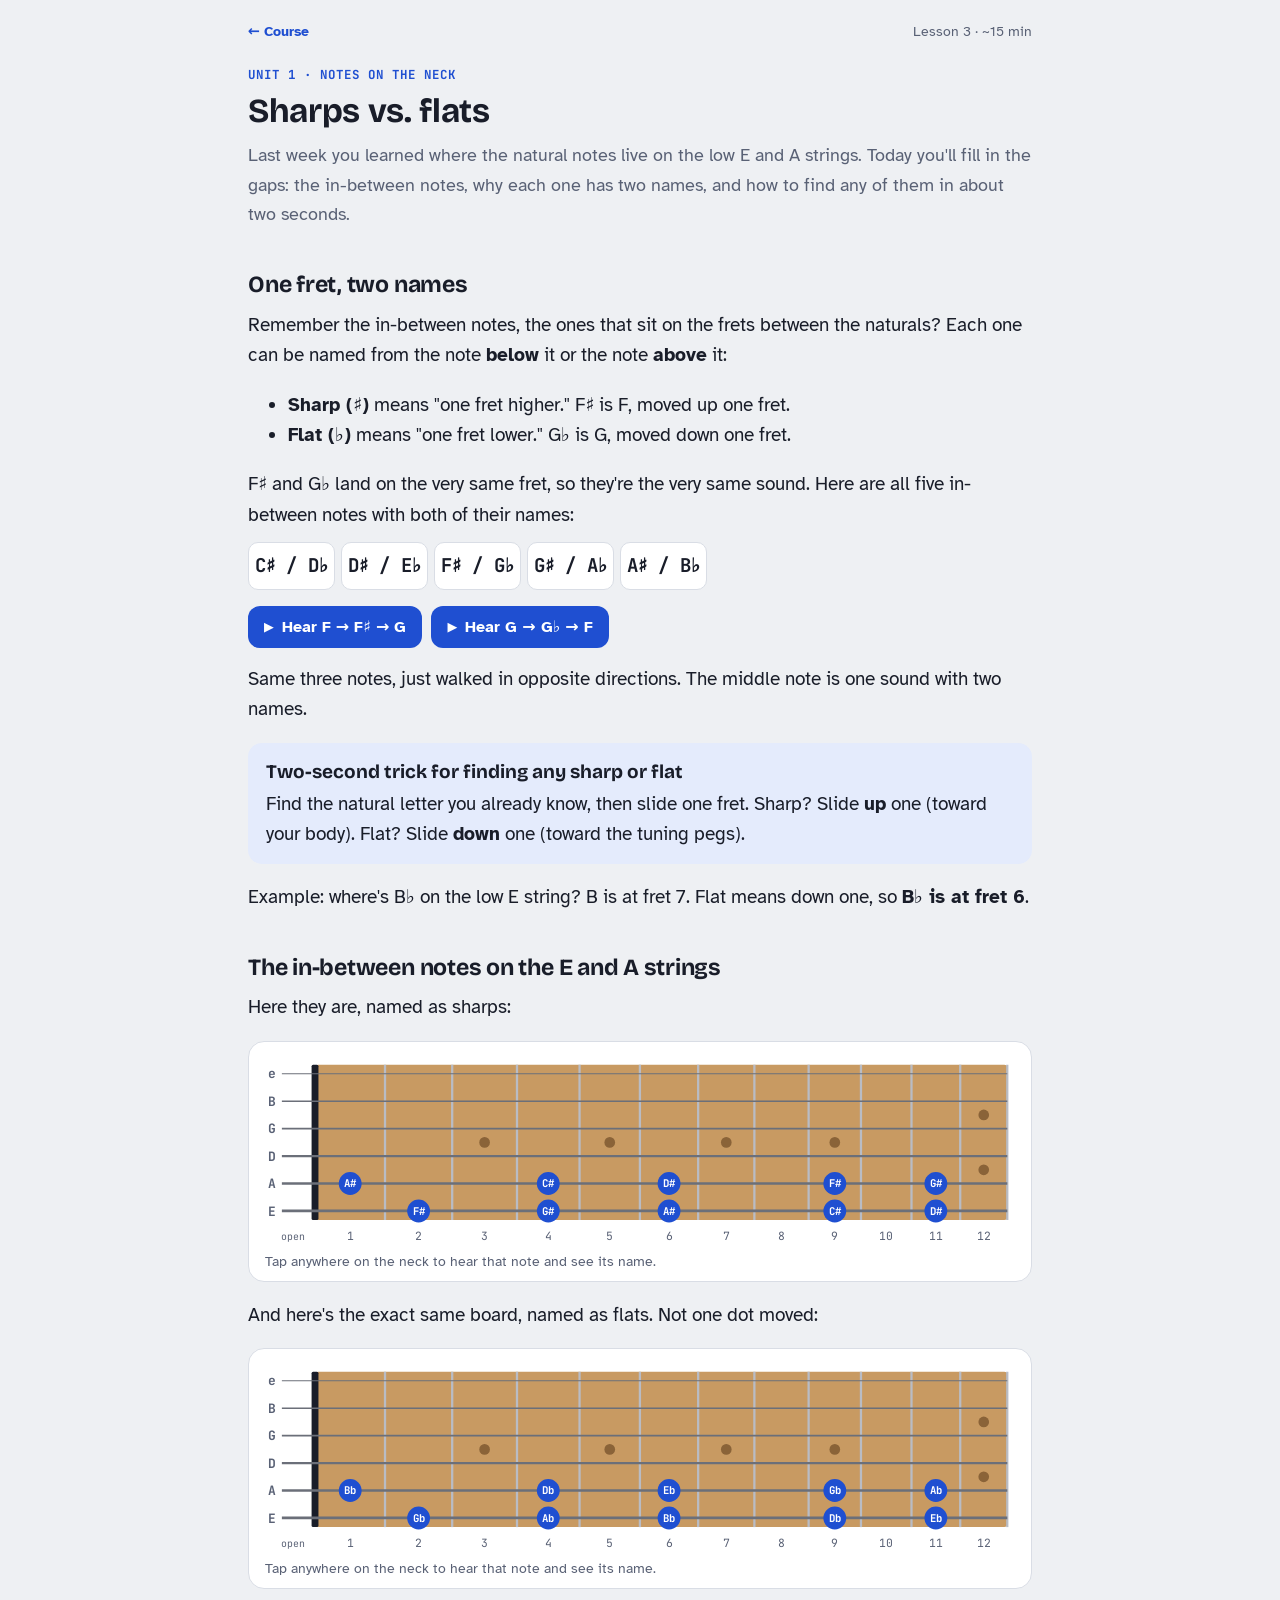
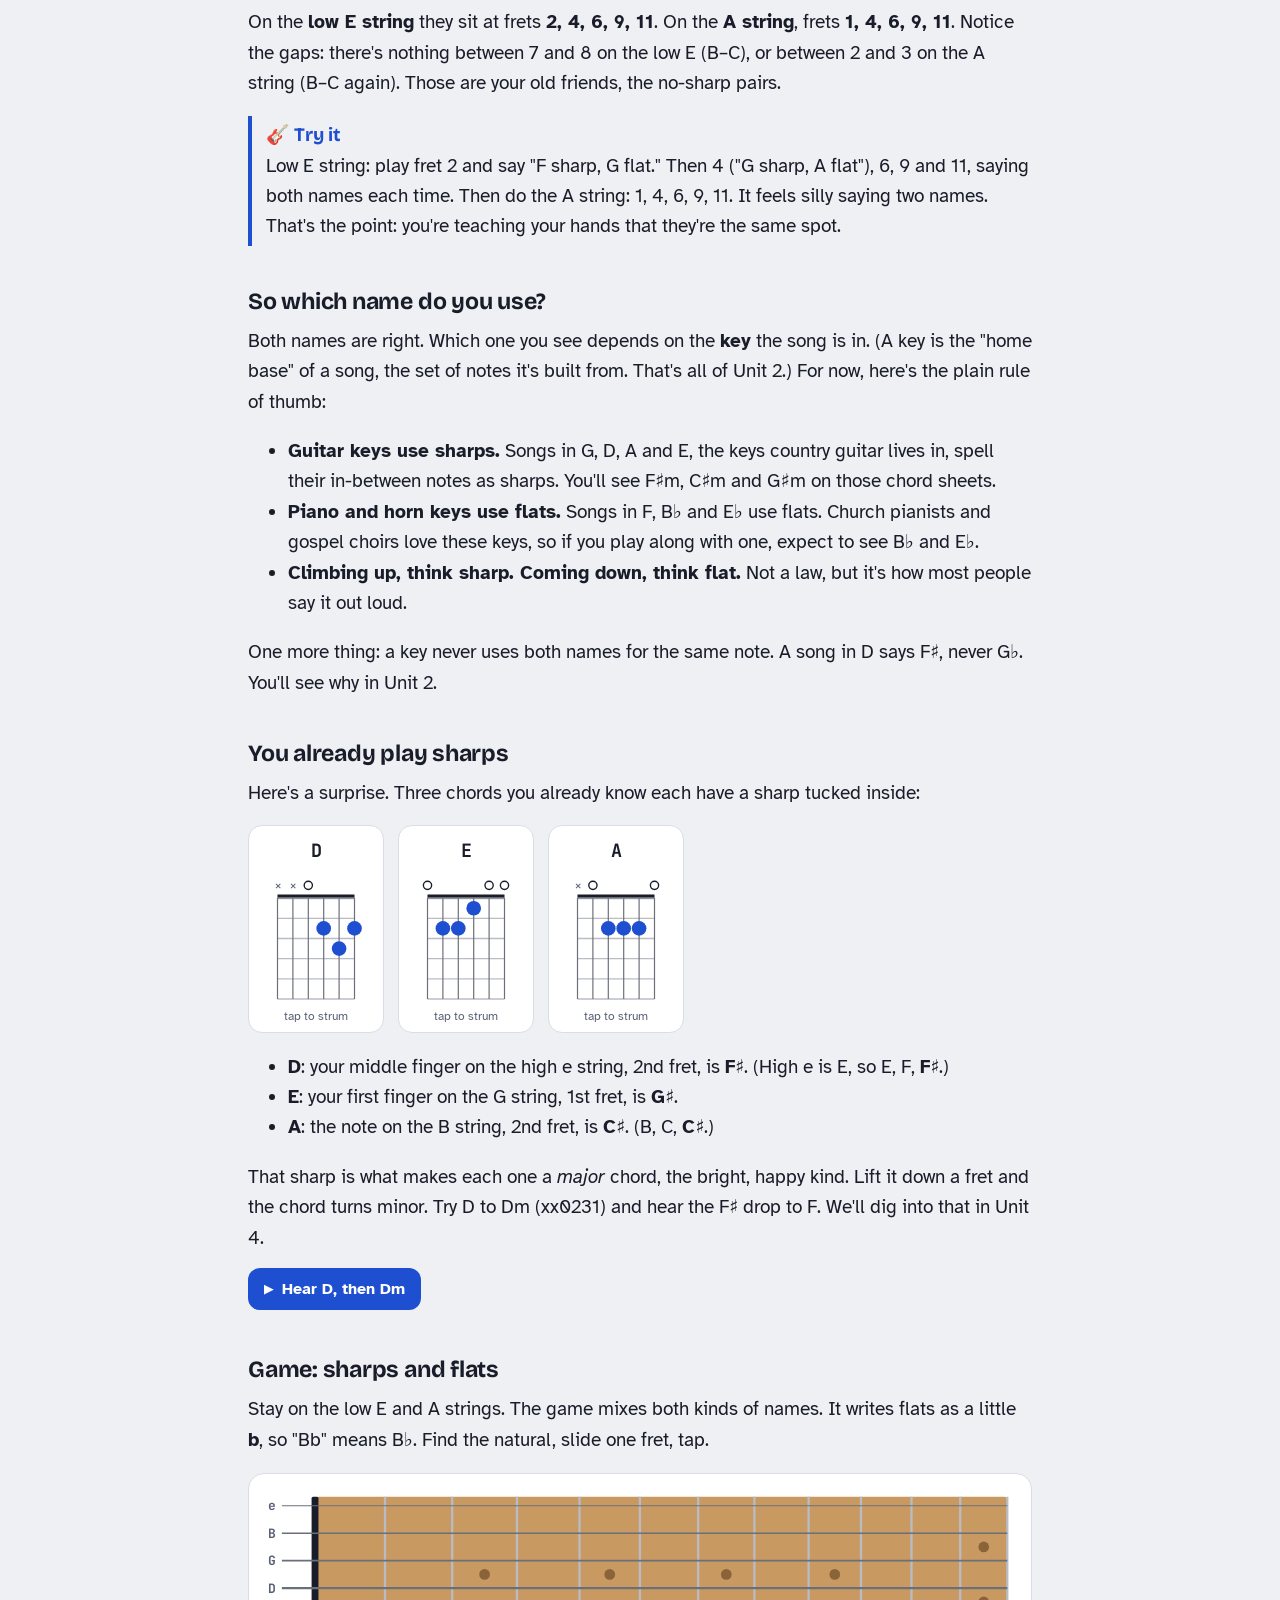
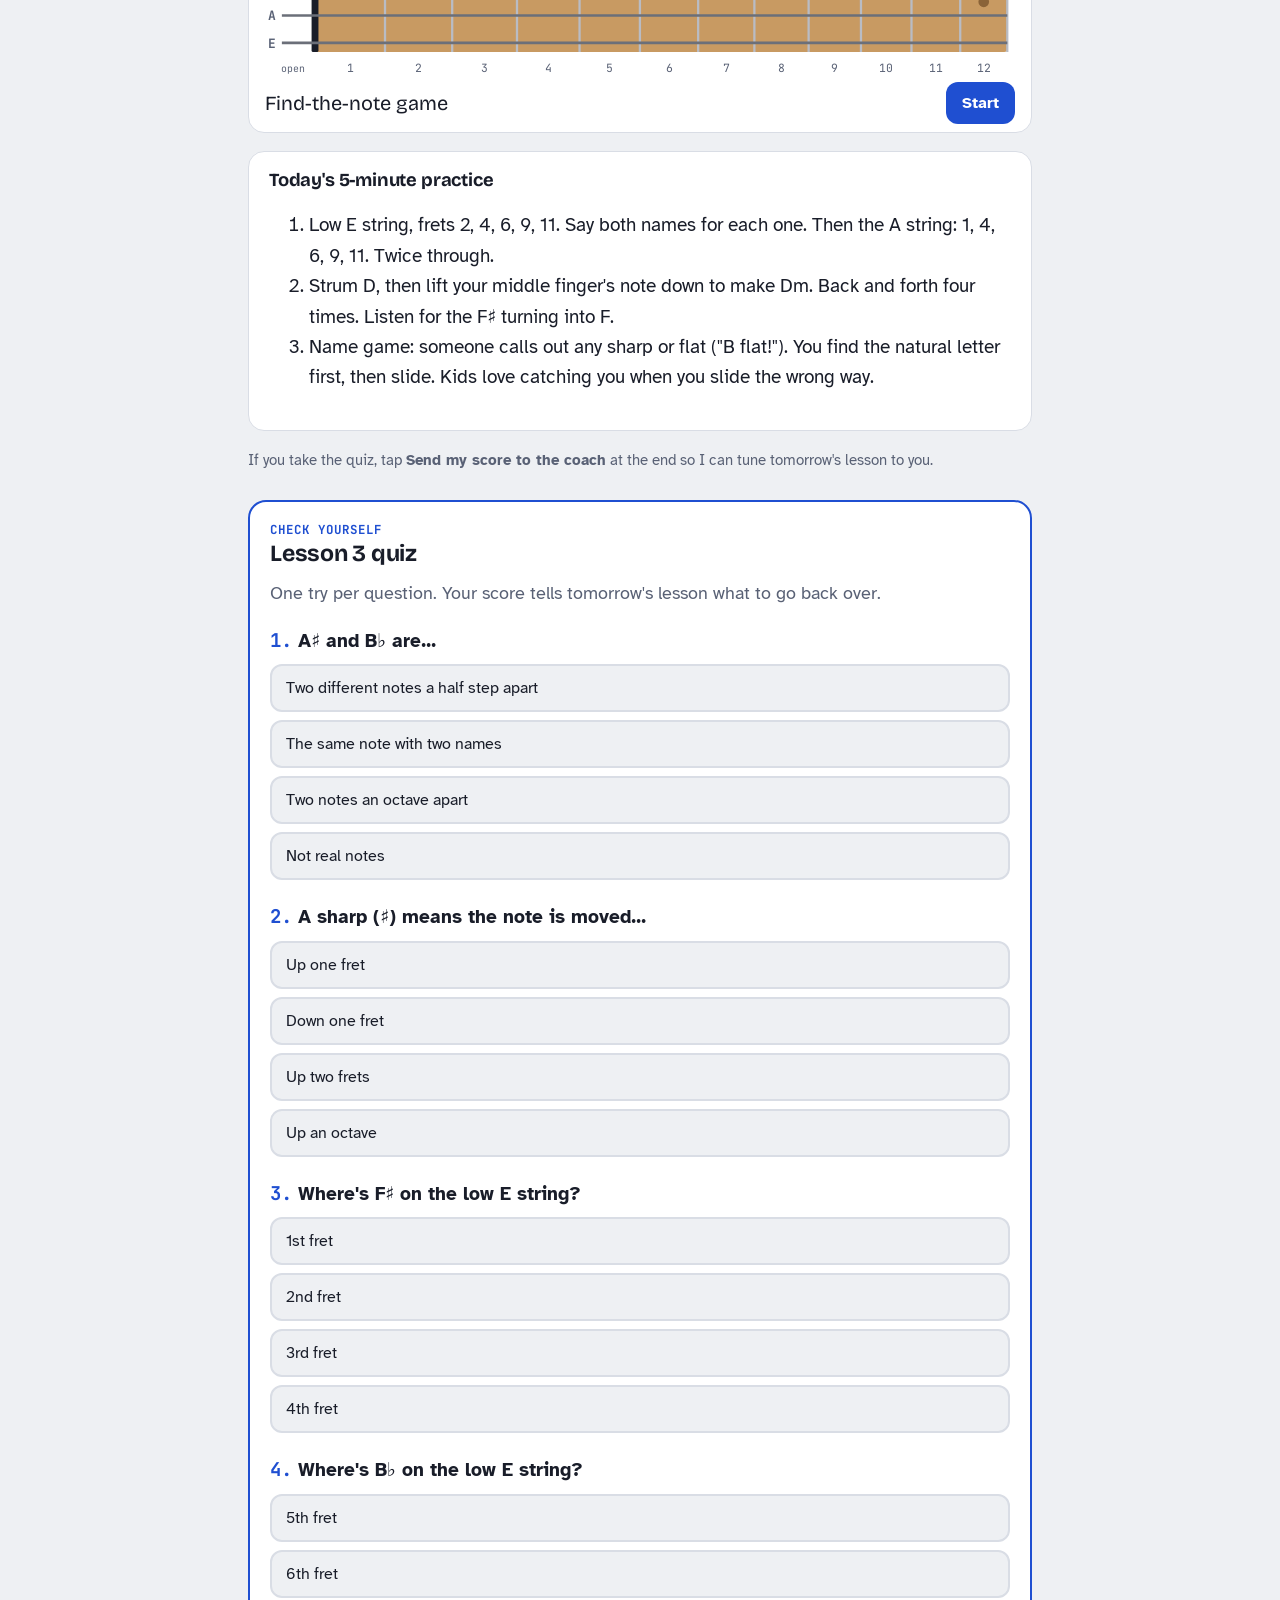
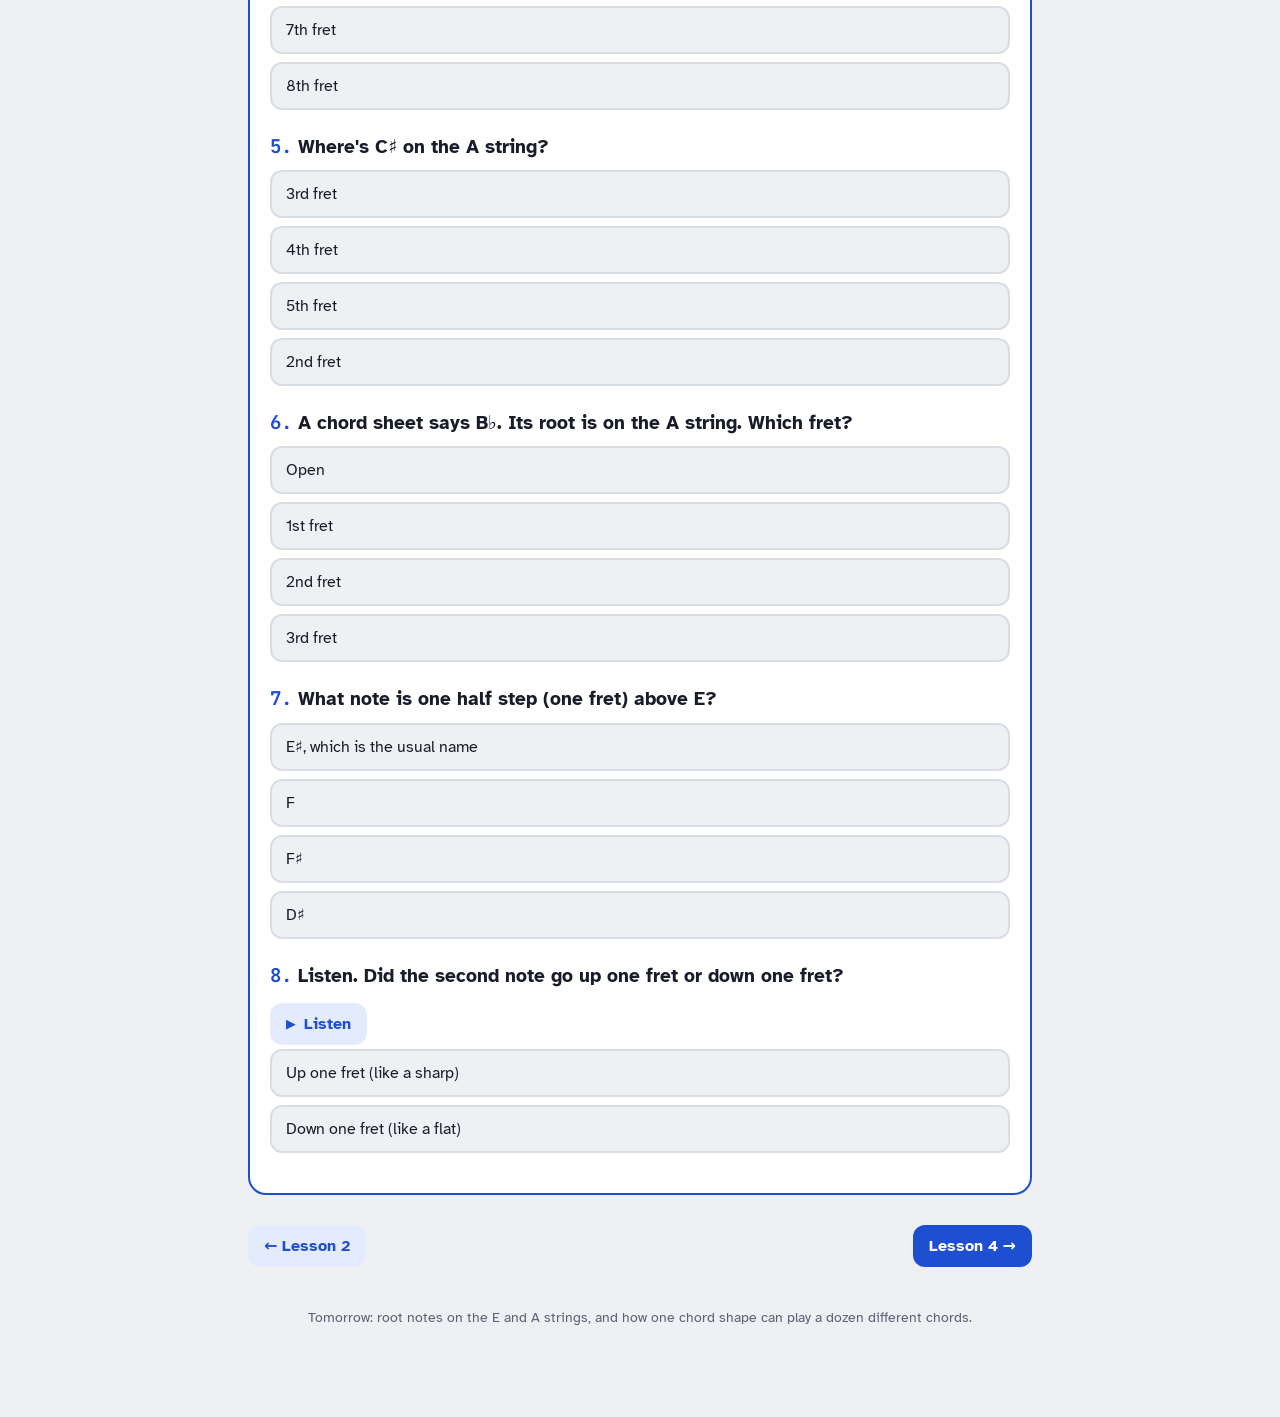
<file: theory/lessons/003-sharps-and-flats.html>
<!DOCTYPE html>
<html lang="en">
<head>
<meta charset="utf-8">
<meta name="viewport" content="width=device-width, initial-scale=1, viewport-fit=cover">
<meta name="apple-mobile-web-app-capable" content="yes">
<meta name="theme-color" content="#eef0f3" media="(prefers-color-scheme: light)">
<meta name="theme-color" content="#10131a" media="(prefers-color-scheme: dark)">
<title>Lesson 3 · Sharps vs. flats</title>
<link rel="preconnect" href="https://fonts.googleapis.com">
<link rel="preconnect" href="https://fonts.gstatic.com" crossorigin>
<link href="https://fonts.googleapis.com/css2?family=Atkinson+Hyperlegible:wght@400;700&family=Bricolage+Grotesque:opsz,wght@12..96,600;12..96,700&family=JetBrains+Mono:wght@500;700&display=swap" rel="stylesheet">
<link rel="stylesheet" href="../assets/course.css">
<script src="../assets/course.js"></script>
</head>
<body data-lesson="3">
<div class="wrap">
  <div class="topbar"><a href="../">← Course</a><span>Lesson 3 · ~15 min</span></div>

  <div class="kicker" style="margin-top:22px">Unit 1 · Notes on the neck</div>
  <h1>Sharps vs. flats</h1>
  <p class="lede">Last week you learned where the natural notes live on the low E and A strings. Today you'll fill in the gaps: the in-between notes, why each one has two names, and how to find any of them in about two seconds.</p>

  <h2>One fret, two names</h2>
  <p>Remember the in-between notes, the ones that sit on the frets between the naturals? Each one can be named from the note <b>below</b> it or the note <b>above</b> it:</p>
  <ul>
    <li><b>Sharp (♯)</b> means "one fret higher." F♯ is F, moved up one fret.</li>
    <li><b>Flat (♭)</b> means "one fret lower." G♭ is G, moved down one fret.</li>
  </ul>
  <p>F♯ and G♭ land on the very same fret, so they're the very same sound. Here are all five in-between notes with both of their names:</p>
  <div class="notes-row">
    <span>C♯ / D♭</span><span>D♯ / E♭</span><span>F♯ / G♭</span><span>G♯ / A♭</span><span>A♯ / B♭</span>
  </div>
  <button class="play" data-notes="F3 F#3 G3" data-gap="0.6">Hear F → F♯ → G</button>
  <button class="play" data-notes="G3 Gb3 F3" data-gap="0.6">Hear G → G♭ → F</button>
  <p>Same three notes, just walked in opposite directions. The middle note is one sound with two names.</p>

  <div class="callout">
    <b>Two-second trick for finding any sharp or flat</b>
    Find the natural letter you already know, then slide one fret. Sharp? Slide <b>up</b> one (toward your body). Flat? Slide <b>down</b> one (toward the tuning pegs).
  </div>
  <p>Example: where's B♭ on the low E string? B is at fret 7. Flat means down one, so <b>B♭ is at fret 6</b>.</p>

  <h2>The in-between notes on the E and A strings</h2>
  <p>Here they are, named as sharps:</p>
  <div class="fretboard" data-frets="12" data-marks="6:2,6:4,6:6,6:9,6:11,5:1,5:4,5:6,5:9,5:11"></div>
  <p>And here's the exact same board, named as flats. Not one dot moved:</p>
  <div class="fretboard" data-frets="12" data-flats data-marks="6:2,6:4,6:6,6:9,6:11,5:1,5:4,5:6,5:9,5:11"></div>
  <p>On the <b>low E string</b> they sit at frets <b>2, 4, 6, 9, 11</b>. On the <b>A string</b>, frets <b>1, 4, 6, 9, 11</b>. Notice the gaps: there's nothing between 7 and 8 on the low E (B–C), or between 2 and 3 on the A string (B–C again). Those are your old friends, the no-sharp pairs.</p>

  <div class="try">Low E string: play fret 2 and say "F sharp, G flat." Then 4 ("G sharp, A flat"), 6, 9 and 11, saying both names each time. Then do the A string: 1, 4, 6, 9, 11. It feels silly saying two names. That's the point: you're teaching your hands that they're the same spot.</div>

  <h2>So which name do you use?</h2>
  <p>Both names are right. Which one you see depends on the <b>key</b> the song is in. (A key is the "home base" of a song, the set of notes it's built from. That's all of Unit 2.) For now, here's the plain rule of thumb:</p>
  <ul>
    <li><b>Guitar keys use sharps.</b> Songs in G, D, A and E, the keys country guitar lives in, spell their in-between notes as sharps. You'll see F♯m, C♯m and G♯m on those chord sheets.</li>
    <li><b>Piano and horn keys use flats.</b> Songs in F, B♭ and E♭ use flats. Church pianists and gospel choirs love these keys, so if you play along with one, expect to see B♭ and E♭.</li>
    <li><b>Climbing up, think sharp. Coming down, think flat.</b> Not a law, but it's how most people say it out loud.</li>
  </ul>
  <p>One more thing: a key never uses both names for the same note. A song in D says F♯, never G♭. You'll see why in Unit 2.</p>

  <h2>You already play sharps</h2>
  <p>Here's a surprise. Three chords you already know each have a sharp tucked inside:</p>
  <div class="chords" data-chords="D:xx0232, E:022100, A:x02220"></div>
  <ul>
    <li><b>D</b>: your middle finger on the high e string, 2nd fret, is <b>F♯</b>. (High e is E, so E, F, <b>F♯</b>.)</li>
    <li><b>E</b>: your first finger on the G string, 1st fret, is <b>G♯</b>.</li>
    <li><b>A</b>: the note on the B string, 2nd fret, is <b>C♯</b>. (B, C, <b>C♯</b>.)</li>
  </ul>
  <p>That sharp is what makes each one a <i>major</i> chord, the bright, happy kind. Lift it down a fret and the chord turns minor. Try D to Dm (xx0231) and hear the F♯ drop to F. We'll dig into that in Unit 4.</p>
  <button class="play" data-progression="xx0232 xx0231" data-gap="1.3">Hear D, then Dm</button>

  <h2>Game: sharps and flats</h2>
  <p>Stay on the low E and A strings. The game mixes both kinds of names. It writes flats as a little <b>b</b>, so "Bb" means B♭. Find the natural, slide one fret, tap.</p>
  <div class="fretboard" data-frets="12" data-game="find" data-pool="F#,Bb,C#,Eb,G#,Ab,Db,A#,Gb,D#" data-strings="6,5" data-rounds="10"></div>

  <div class="card">
    <h3 style="margin-top:0">Today's 5-minute practice</h3>
    <ol>
      <li>Low E string, frets 2, 4, 6, 9, 11. Say both names for each one. Then the A string: 1, 4, 6, 9, 11. Twice through.</li>
      <li>Strum D, then lift your middle finger's note down to make Dm. Back and forth four times. Listen for the F♯ turning into F.</li>
      <li>Name game: someone calls out any sharp or flat ("B flat!"). You find the natural letter first, then slide. Kids love catching you when you slide the wrong way.</li>
    </ol>
  </div>

  <p style="color:var(--muted);font-size:.92rem">If you take the quiz, tap <b>Send my score to the coach</b> at the end so I can tune tomorrow's lesson to you.</p>

  <div id="quiz-root"></div>
  <script type="application/json" id="quiz">
  {
    "lesson": 3,
    "title": "Lesson 3 quiz",
    "questions": [
      {"q":"A♯ and B♭ are…","choices":["Two different notes a half step apart","The same note with two names","Two notes an octave apart","Not real notes"],"answer":1,"topic":"sharps-flats-same","explain":"They sit on the same fret and make the same sound. A♯ names it from below, B♭ from above."},
      {"q":"A sharp (♯) means the note is moved…","choices":["Up one fret","Down one fret","Up two frets","Up an octave"],"answer":0,"topic":"sharp-flat-meaning","explain":"Sharp is one fret (one half step) higher. Flat is one fret lower."},
      {"q":"Where's F♯ on the low E string?","choices":["1st fret","2nd fret","3rd fret","4th fret"],"answer":1,"topic":"low-E-sharps","explain":"F is at fret 1. Sharp means up one, so F♯ is at fret 2."},
      {"q":"Where's B♭ on the low E string?","choices":["5th fret","6th fret","7th fret","8th fret"],"answer":1,"topic":"low-E-sharps","explain":"B is at fret 7. Flat means down one, so B♭ is at fret 6."},
      {"q":"Where's C♯ on the A string?","choices":["3rd fret","4th fret","5th fret","2nd fret"],"answer":1,"topic":"A-string-sharps","explain":"C is at fret 3 on the A string. Up one fret is C♯, at 4."},
      {"q":"A chord sheet says B♭. Its root is on the A string. Which fret?","choices":["Open","1st fret","2nd fret","3rd fret"],"answer":1,"topic":"A-string-sharps","explain":"B is at fret 2 on the A string. Flat means down one, so B♭ is at fret 1."},
      {"q":"What note is one half step (one fret) above E?","choices":["E♯, which is the usual name","F","F♯","D♯"],"answer":1,"topic":"half-steps-BC-EF","explain":"E and F sit right next to each other with no note between, so one fret above E is F."},
      {"q":"Listen. Did the second note go up one fret or down one fret?","notes":"A3 Ab3","gap":"0.8","choices":["Up one fret (like a sharp)","Down one fret (like a flat)"],"answer":1,"topic":"ear-up-down","explain":"It dropped a half step, from A to A♭. Flats point down."}
    ]
  }
  </script>

  <div class="next-prev"></div>
  <p class="foot">Tomorrow: root notes on the E and A strings, and how one chord shape can play a dozen different chords.</p>
</div>
</body>
</html>
</file>
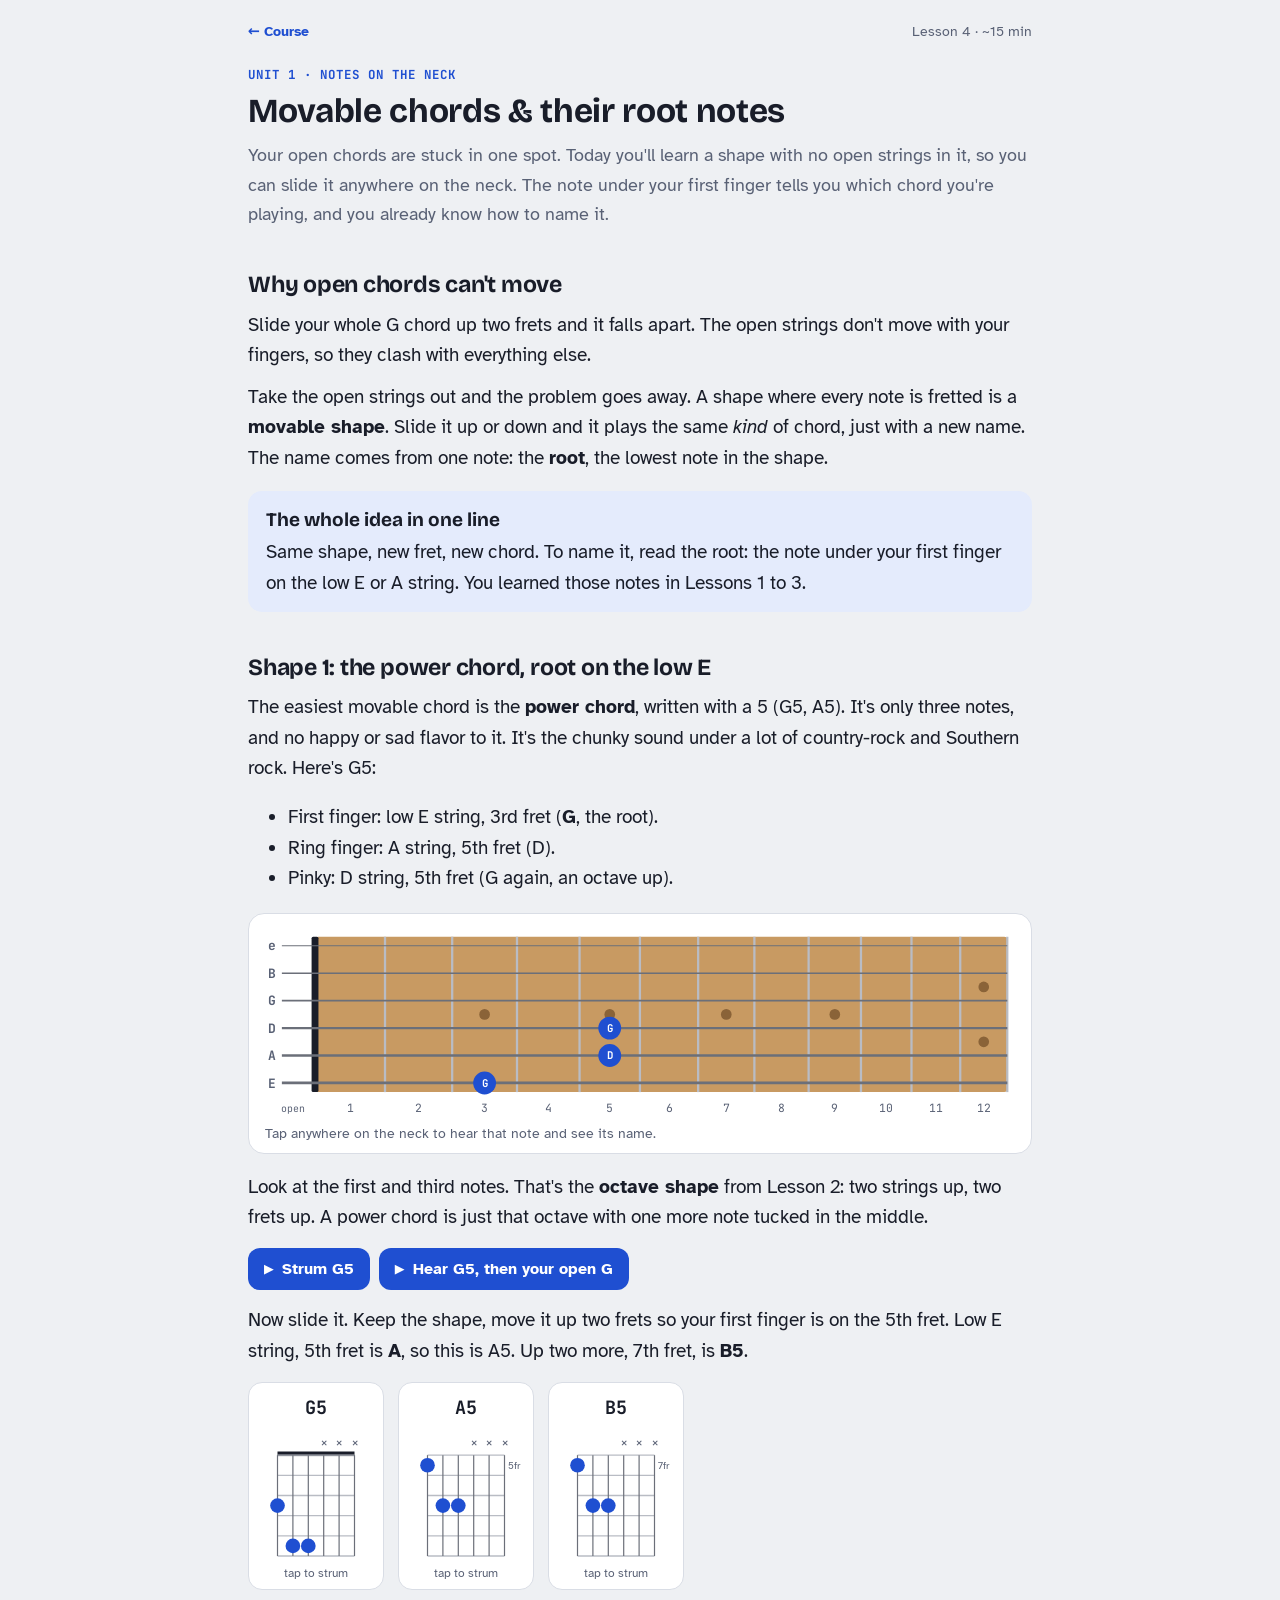
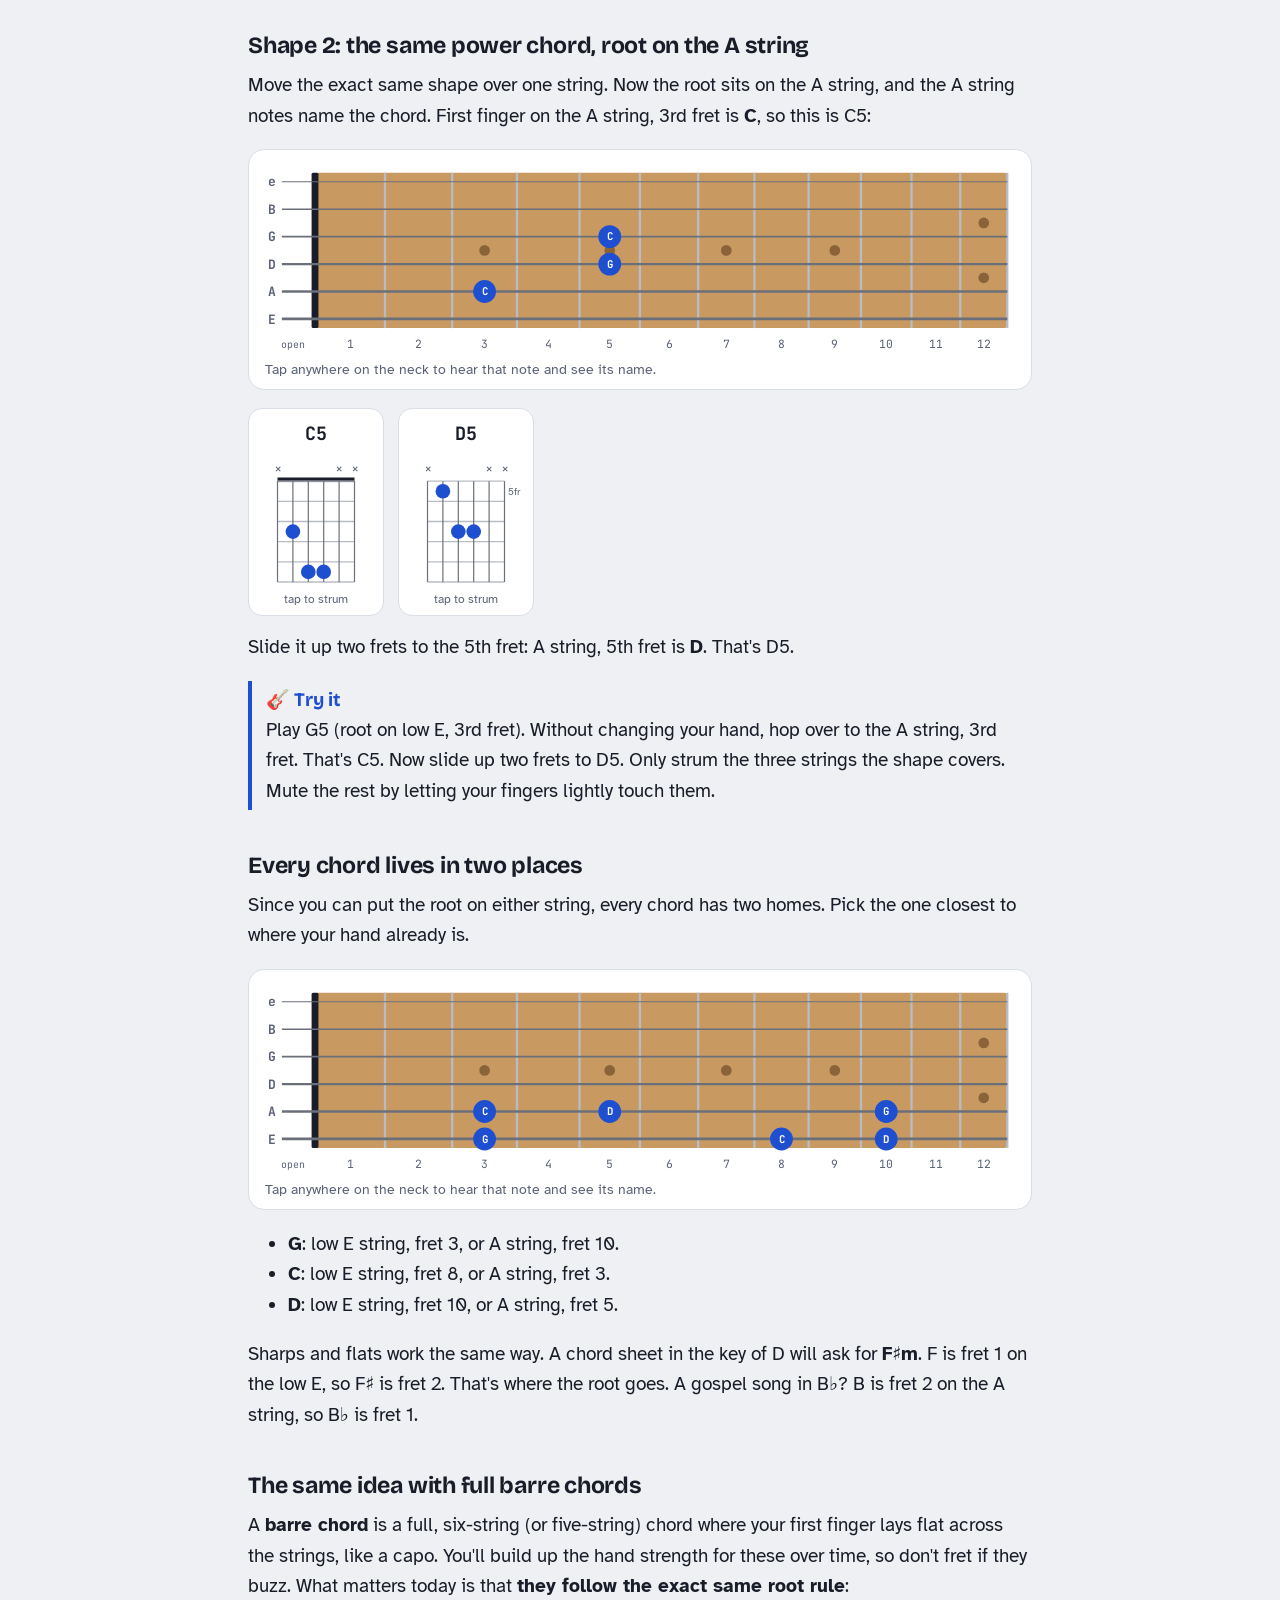
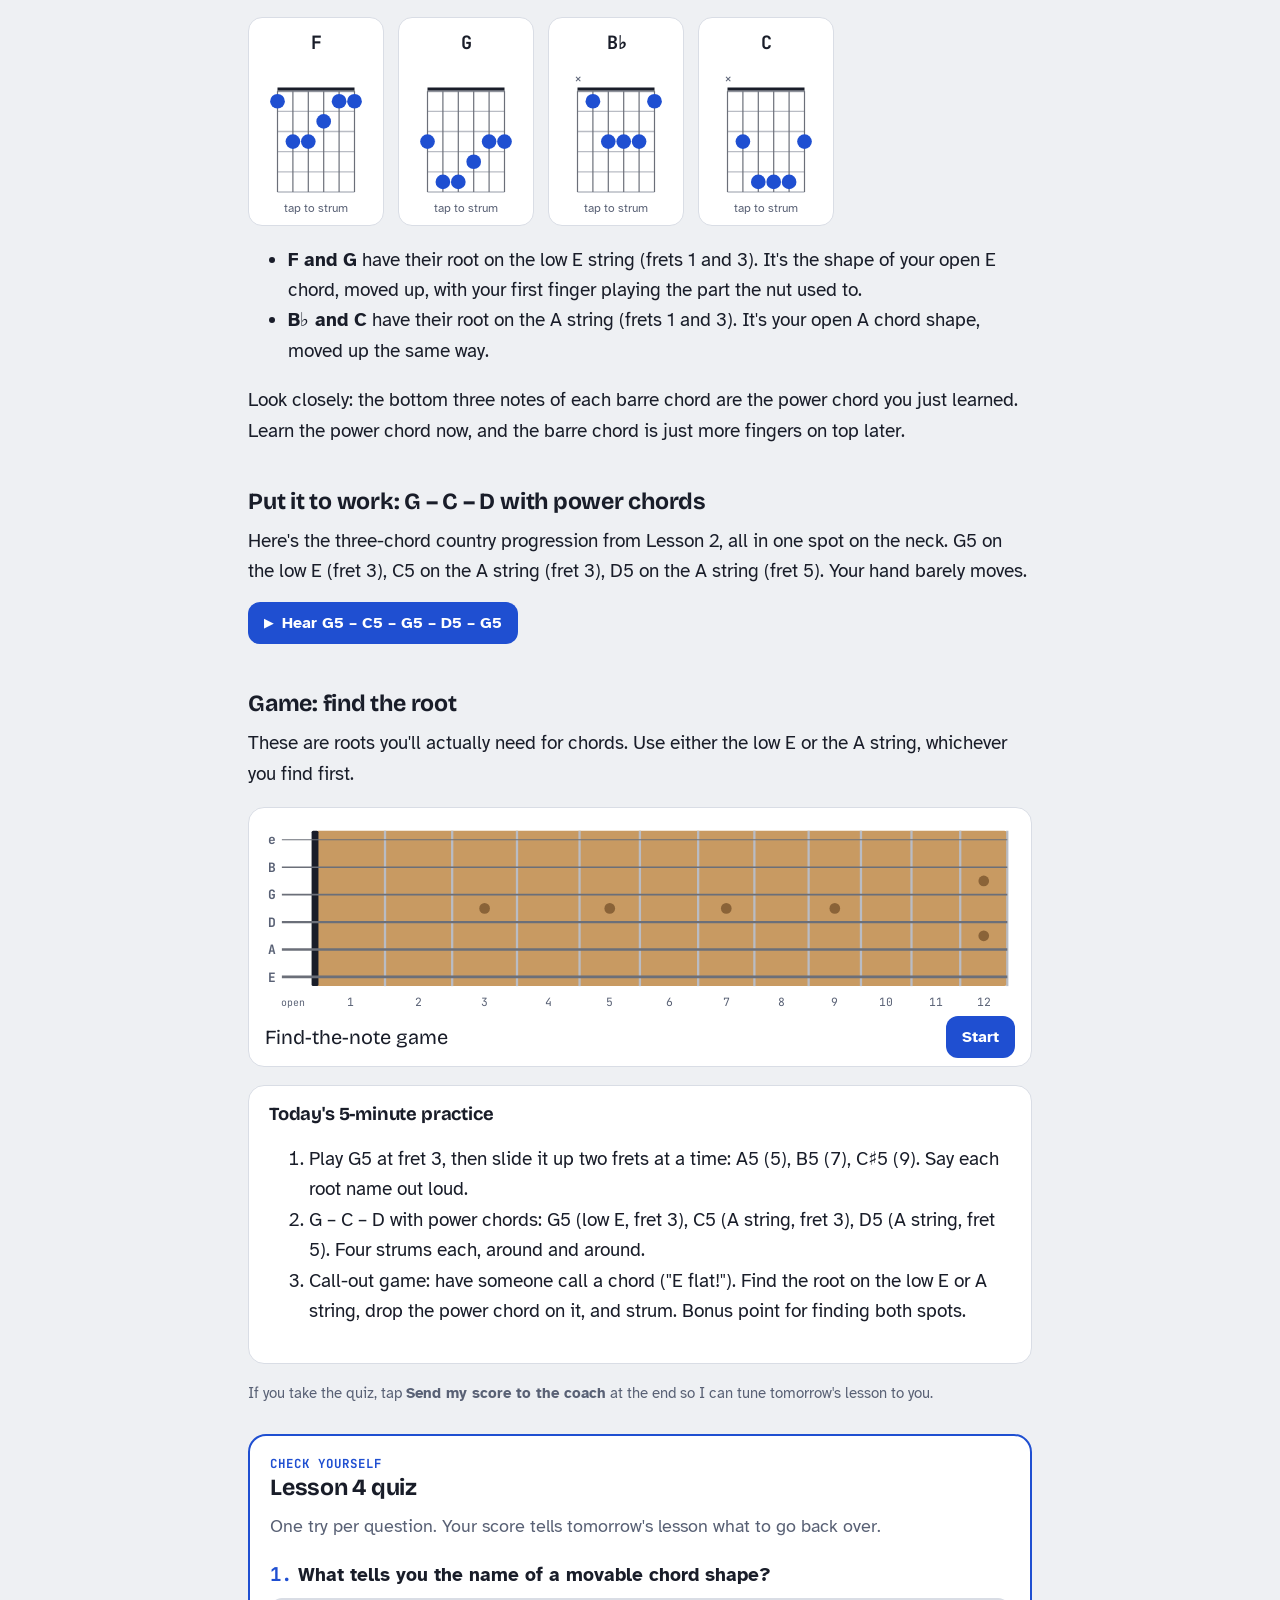
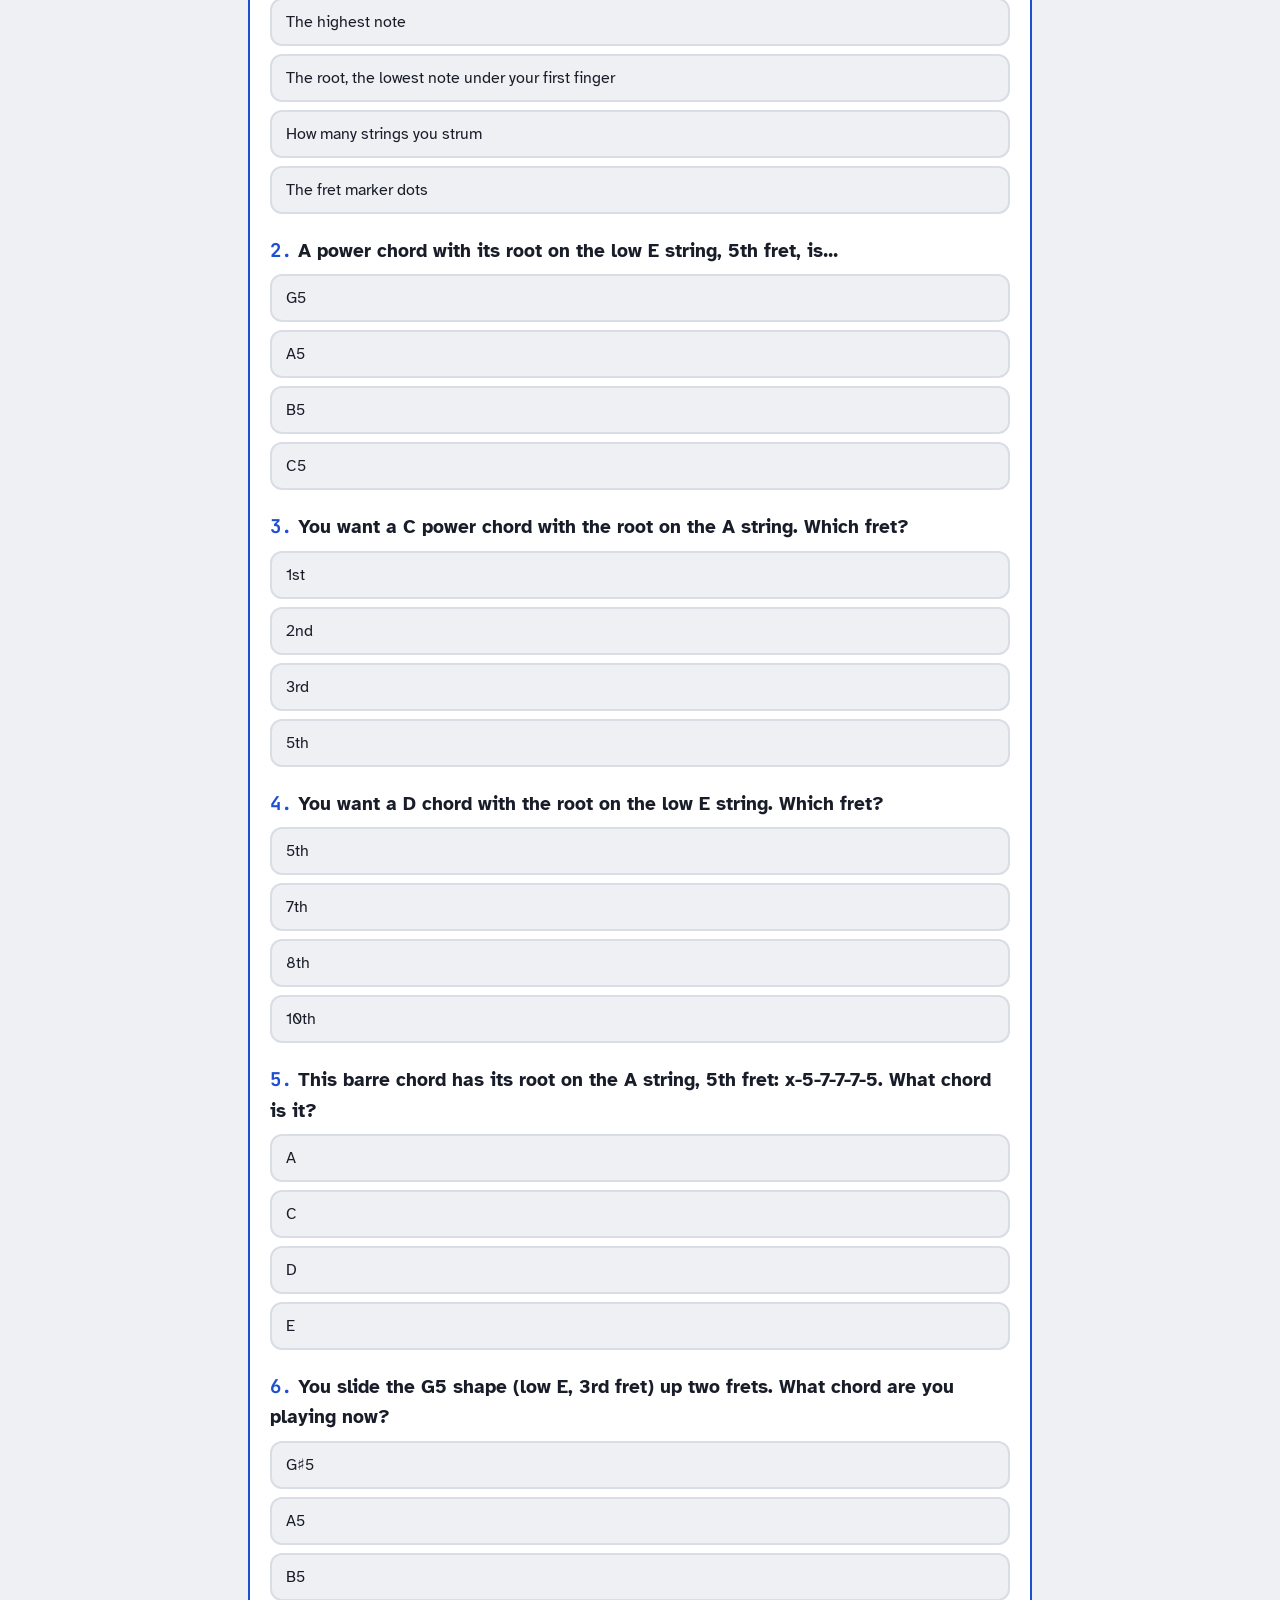
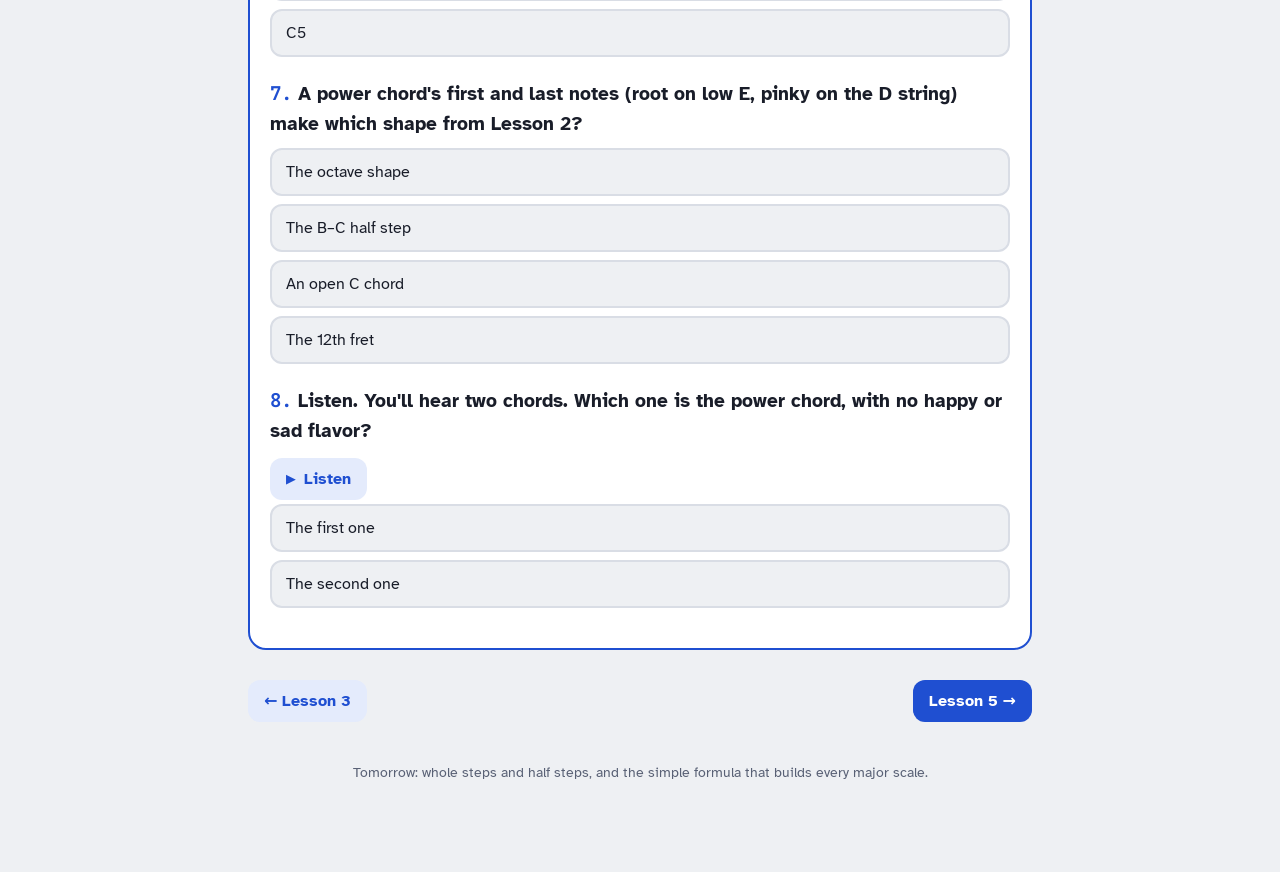
<file: theory/lessons/004-movable-chord-roots.html>
<!DOCTYPE html>
<html lang="en">
<head>
<meta charset="utf-8">
<meta name="viewport" content="width=device-width, initial-scale=1, viewport-fit=cover">
<meta name="apple-mobile-web-app-capable" content="yes">
<meta name="theme-color" content="#eef0f3" media="(prefers-color-scheme: light)">
<meta name="theme-color" content="#10131a" media="(prefers-color-scheme: dark)">
<title>Lesson 4 · Movable chords & their root notes</title>
<link rel="preconnect" href="https://fonts.googleapis.com">
<link rel="preconnect" href="https://fonts.gstatic.com" crossorigin>
<link href="https://fonts.googleapis.com/css2?family=Atkinson+Hyperlegible:wght@400;700&family=Bricolage+Grotesque:opsz,wght@12..96,600;12..96,700&family=JetBrains+Mono:wght@500;700&display=swap" rel="stylesheet">
<link rel="stylesheet" href="../assets/course.css">
<script src="../assets/course.js"></script>
</head>
<body data-lesson="4">
<div class="wrap">
  <div class="topbar"><a href="../">← Course</a><span>Lesson 4 · ~15 min</span></div>

  <div class="kicker" style="margin-top:22px">Unit 1 · Notes on the neck</div>
  <h1>Movable chords & their root notes</h1>
  <p class="lede">Your open chords are stuck in one spot. Today you'll learn a shape with no open strings in it, so you can slide it anywhere on the neck. The note under your first finger tells you which chord you're playing, and you already know how to name it.</p>

  <h2>Why open chords can't move</h2>
  <p>Slide your whole G chord up two frets and it falls apart. The open strings don't move with your fingers, so they clash with everything else.</p>
  <p>Take the open strings out and the problem goes away. A shape where every note is fretted is a <b>movable shape</b>. Slide it up or down and it plays the same <i>kind</i> of chord, just with a new name. The name comes from one note: the <b>root</b>, the lowest note in the shape.</p>

  <div class="callout">
    <b>The whole idea in one line</b>
    Same shape, new fret, new chord. To name it, read the root: the note under your first finger on the low E or A string. You learned those notes in Lessons 1 to 3.
  </div>

  <h2>Shape 1: the power chord, root on the low E</h2>
  <p>The easiest movable chord is the <b>power chord</b>, written with a 5 (G5, A5). It's only three notes, and no happy or sad flavor to it. It's the chunky sound under a lot of country-rock and Southern rock. Here's G5:</p>
  <ul>
    <li>First finger: low E string, 3rd fret (<b>G</b>, the root).</li>
    <li>Ring finger: A string, 5th fret (D).</li>
    <li>Pinky: D string, 5th fret (G again, an octave up).</li>
  </ul>
  <div class="fretboard" data-frets="12" data-marks="6:3:G,5:5:D,4:5:G"></div>
  <p>Look at the first and third notes. That's the <b>octave shape</b> from Lesson 2: two strings up, two frets up. A power chord is just that octave with one more note tucked in the middle.</p>
  <button class="play" data-strum="3-5-5-x-x-x">Strum G5</button>
  <button class="play" data-progression="3-5-5-x-x-x 320003" data-gap="1.5">Hear G5, then your open G</button>

  <p>Now slide it. Keep the shape, move it up two frets so your first finger is on the 5th fret. Low E string, 5th fret is <b>A</b>, so this is A5. Up two more, 7th fret, is <b>B5</b>.</p>
  <div class="chords" data-chords="G5:3-5-5-x-x-x, A5:5-7-7-x-x-x, B5:7-9-9-x-x-x"></div>

  <h2>Shape 2: the same power chord, root on the A string</h2>
  <p>Move the exact same shape over one string. Now the root sits on the A string, and the A string notes name the chord. First finger on the A string, 3rd fret is <b>C</b>, so this is C5:</p>
  <div class="fretboard" data-frets="12" data-marks="5:3:C,4:5:G,3:5:C"></div>
  <div class="chords" data-chords="C5:x-3-5-5-x-x, D5:x-5-7-7-x-x"></div>
  <p>Slide it up two frets to the 5th fret: A string, 5th fret is <b>D</b>. That's D5.</p>

  <div class="try">Play G5 (root on low E, 3rd fret). Without changing your hand, hop over to the A string, 3rd fret. That's C5. Now slide up two frets to D5. Only strum the three strings the shape covers. Mute the rest by letting your fingers lightly touch them.</div>

  <h2>Every chord lives in two places</h2>
  <p>Since you can put the root on either string, every chord has two homes. Pick the one closest to where your hand already is.</p>
  <div class="fretboard" data-frets="12" data-marks="6:3:G,5:10:G,6:8:C,5:3:C,6:10:D,5:5:D"></div>
  <ul>
    <li><b>G</b>: low E string, fret 3, or A string, fret 10.</li>
    <li><b>C</b>: low E string, fret 8, or A string, fret 3.</li>
    <li><b>D</b>: low E string, fret 10, or A string, fret 5.</li>
  </ul>
  <p>Sharps and flats work the same way. A chord sheet in the key of D will ask for <b>F♯m</b>. F is fret 1 on the low E, so F♯ is fret 2. That's where the root goes. A gospel song in B♭? B is fret 2 on the A string, so B♭ is fret 1.</p>

  <h2>The same idea with full barre chords</h2>
  <p>A <b>barre chord</b> is a full, six-string (or five-string) chord where your first finger lays flat across the strings, like a capo. You'll build up the hand strength for these over time, so don't fret if they buzz. What matters today is that <b>they follow the exact same root rule</b>:</p>
  <div class="chords" data-chords="F:1-3-3-2-1-1, G:3-5-5-4-3-3, B♭:x-1-3-3-3-1, C:x-3-5-5-5-3"></div>
  <ul>
    <li><b>F and G</b> have their root on the low E string (frets 1 and 3). It's the shape of your open E chord, moved up, with your first finger playing the part the nut used to.</li>
    <li><b>B♭ and C</b> have their root on the A string (frets 1 and 3). It's your open A chord shape, moved up the same way.</li>
  </ul>
  <p>Look closely: the bottom three notes of each barre chord are the power chord you just learned. Learn the power chord now, and the barre chord is just more fingers on top later.</p>

  <h2>Put it to work: G – C – D with power chords</h2>
  <p>Here's the three-chord country progression from Lesson 2, all in one spot on the neck. G5 on the low E (fret 3), C5 on the A string (fret 3), D5 on the A string (fret 5). Your hand barely moves.</p>
  <button class="play" data-progression="3-5-5-x-x-x 3-5-5-x-x-x x-3-5-5-x-x x-3-5-5-x-x 3-5-5-x-x-x 3-5-5-x-x-x x-5-7-7-x-x x-5-7-7-x-x 3-5-5-x-x-x" data-gap="0.75">Hear G5 – C5 – G5 – D5 – G5</button>

  <h2>Game: find the root</h2>
  <p>These are roots you'll actually need for chords. Use either the low E or the A string, whichever you find first.</p>
  <div class="fretboard" data-frets="12" data-game="find" data-pool="G,C,D,A,E,F,F#,Bb,B" data-strings="6,5" data-rounds="10"></div>

  <div class="card">
    <h3 style="margin-top:0">Today's 5-minute practice</h3>
    <ol>
      <li>Play G5 at fret 3, then slide it up two frets at a time: A5 (5), B5 (7), C♯5 (9). Say each root name out loud.</li>
      <li>G – C – D with power chords: G5 (low E, fret 3), C5 (A string, fret 3), D5 (A string, fret 5). Four strums each, around and around.</li>
      <li>Call-out game: have someone call a chord ("E flat!"). Find the root on the low E or A string, drop the power chord on it, and strum. Bonus point for finding both spots.</li>
    </ol>
  </div>

  <p style="color:var(--muted);font-size:.92rem">If you take the quiz, tap <b>Send my score to the coach</b> at the end so I can tune tomorrow's lesson to you.</p>

  <div id="quiz-root"></div>
  <script type="application/json" id="quiz">
  {
    "lesson": 4,
    "title": "Lesson 4 quiz",
    "questions": [
      {"q":"What tells you the name of a movable chord shape?","choices":["The highest note","The root, the lowest note under your first finger","How many strings you strum","The fret marker dots"],"answer":1,"topic":"movable-shapes","explain":"The root names the chord. Find which note your first finger is on, and that's the chord's name."},
      {"q":"A power chord with its root on the low E string, 5th fret, is…","choices":["G5","A5","B5","C5"],"answer":1,"topic":"E-shape-root","explain":"Low E string: G at 3, G♯ at 4, A at 5. So it's A5."},
      {"q":"You want a C power chord with the root on the A string. Which fret?","choices":["1st","2nd","3rd","5th"],"answer":2,"topic":"A-shape-root","explain":"A string: A (open), A♯ (1), B (2), C (3)."},
      {"q":"You want a D chord with the root on the low E string. Which fret?","choices":["5th","7th","8th","10th"],"answer":3,"topic":"E-shape-root","explain":"Low E string naturals: C at 8, then D a whole step up at 10."},
      {"q":"This barre chord has its root on the A string, 5th fret: x-5-7-7-7-5. What chord is it?","choices":["A","C","D","E"],"answer":2,"topic":"A-shape-root","explain":"The A string's 5th fret is D, so it's a D chord: the same D barre you'd use when an open D won't fit."},
      {"q":"You slide the G5 shape (low E, 3rd fret) up two frets. What chord are you playing now?","choices":["G♯5","A5","B5","C5"],"answer":1,"topic":"movable-shapes","explain":"Two frets is a whole step. G up a whole step is A, so it's A5."},
      {"q":"A power chord's first and last notes (root on low E, pinky on the D string) make which shape from Lesson 2?","choices":["The octave shape","The B–C half step","An open C chord","The 12th fret"],"answer":0,"topic":"octave-shape","explain":"Two strings up, two frets up: the root and its octave. The power chord just adds one note in between."},
      {"q":"Listen. You'll hear two chords. Which one is the power chord, with no happy or sad flavor?","progression":"320003 3-5-5-x-x-x","gap":"1.6","choices":["The first one","The second one"],"answer":1,"topic":"ear-power-vs-major","explain":"The first is your open G, full and bright. The second is G5: just root, 5th and octave, plain and punchy."}
    ]
  }
  </script>

  <div class="next-prev"></div>
  <p class="foot">Tomorrow: whole steps and half steps, and the simple formula that builds every major scale.</p>
</div>
</body>
</html>
</file>
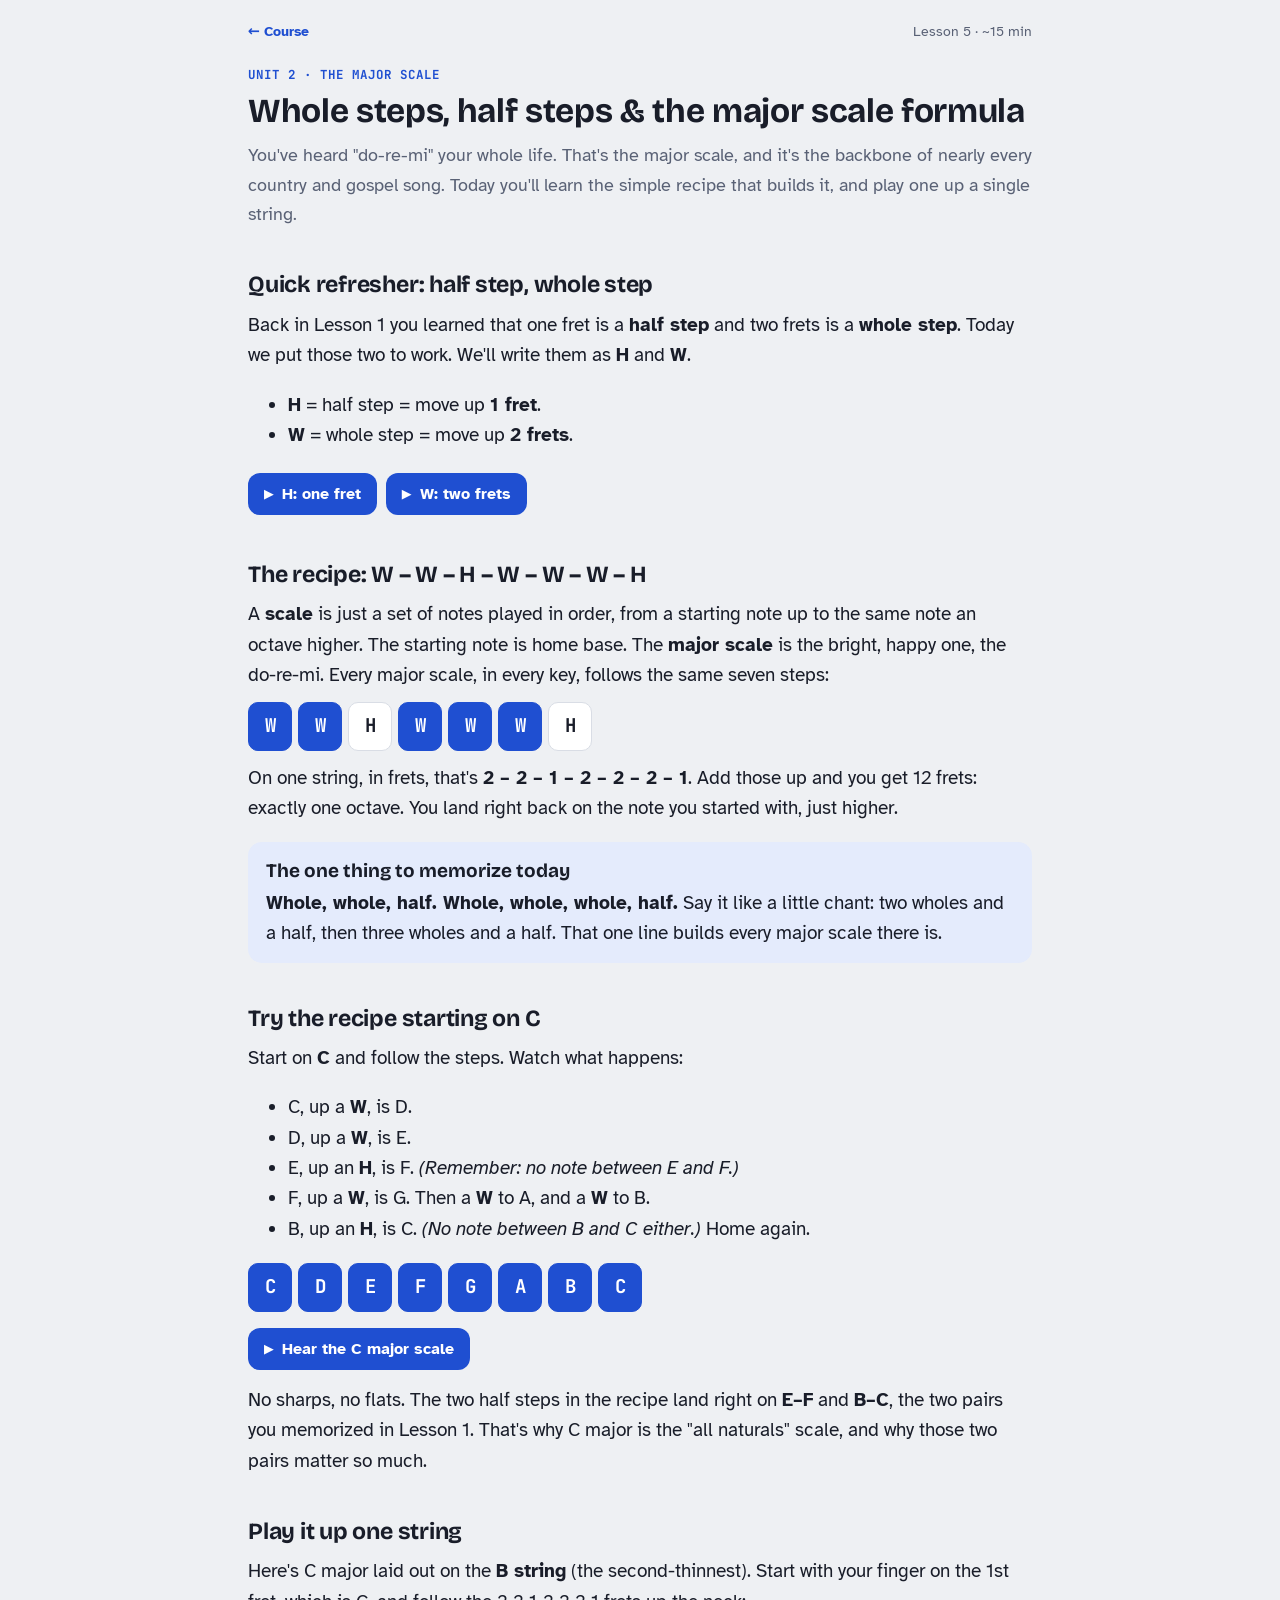
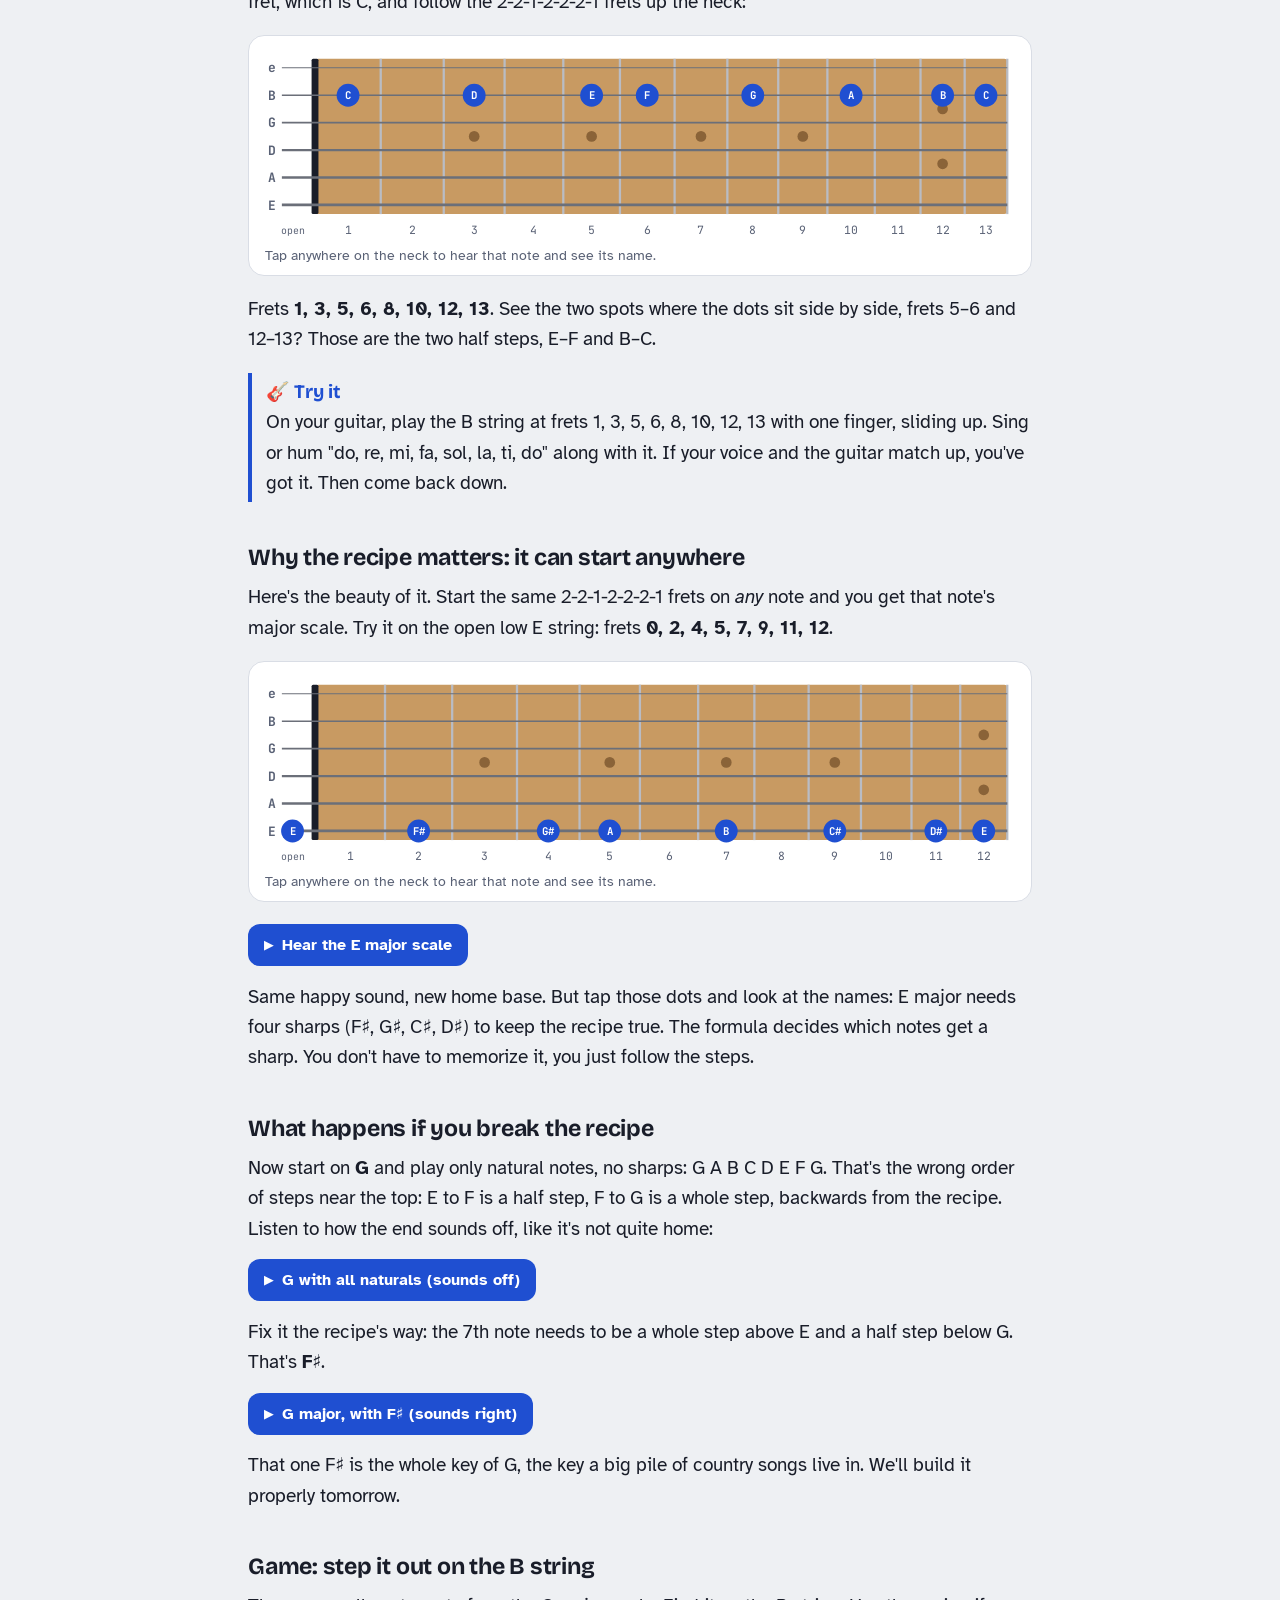
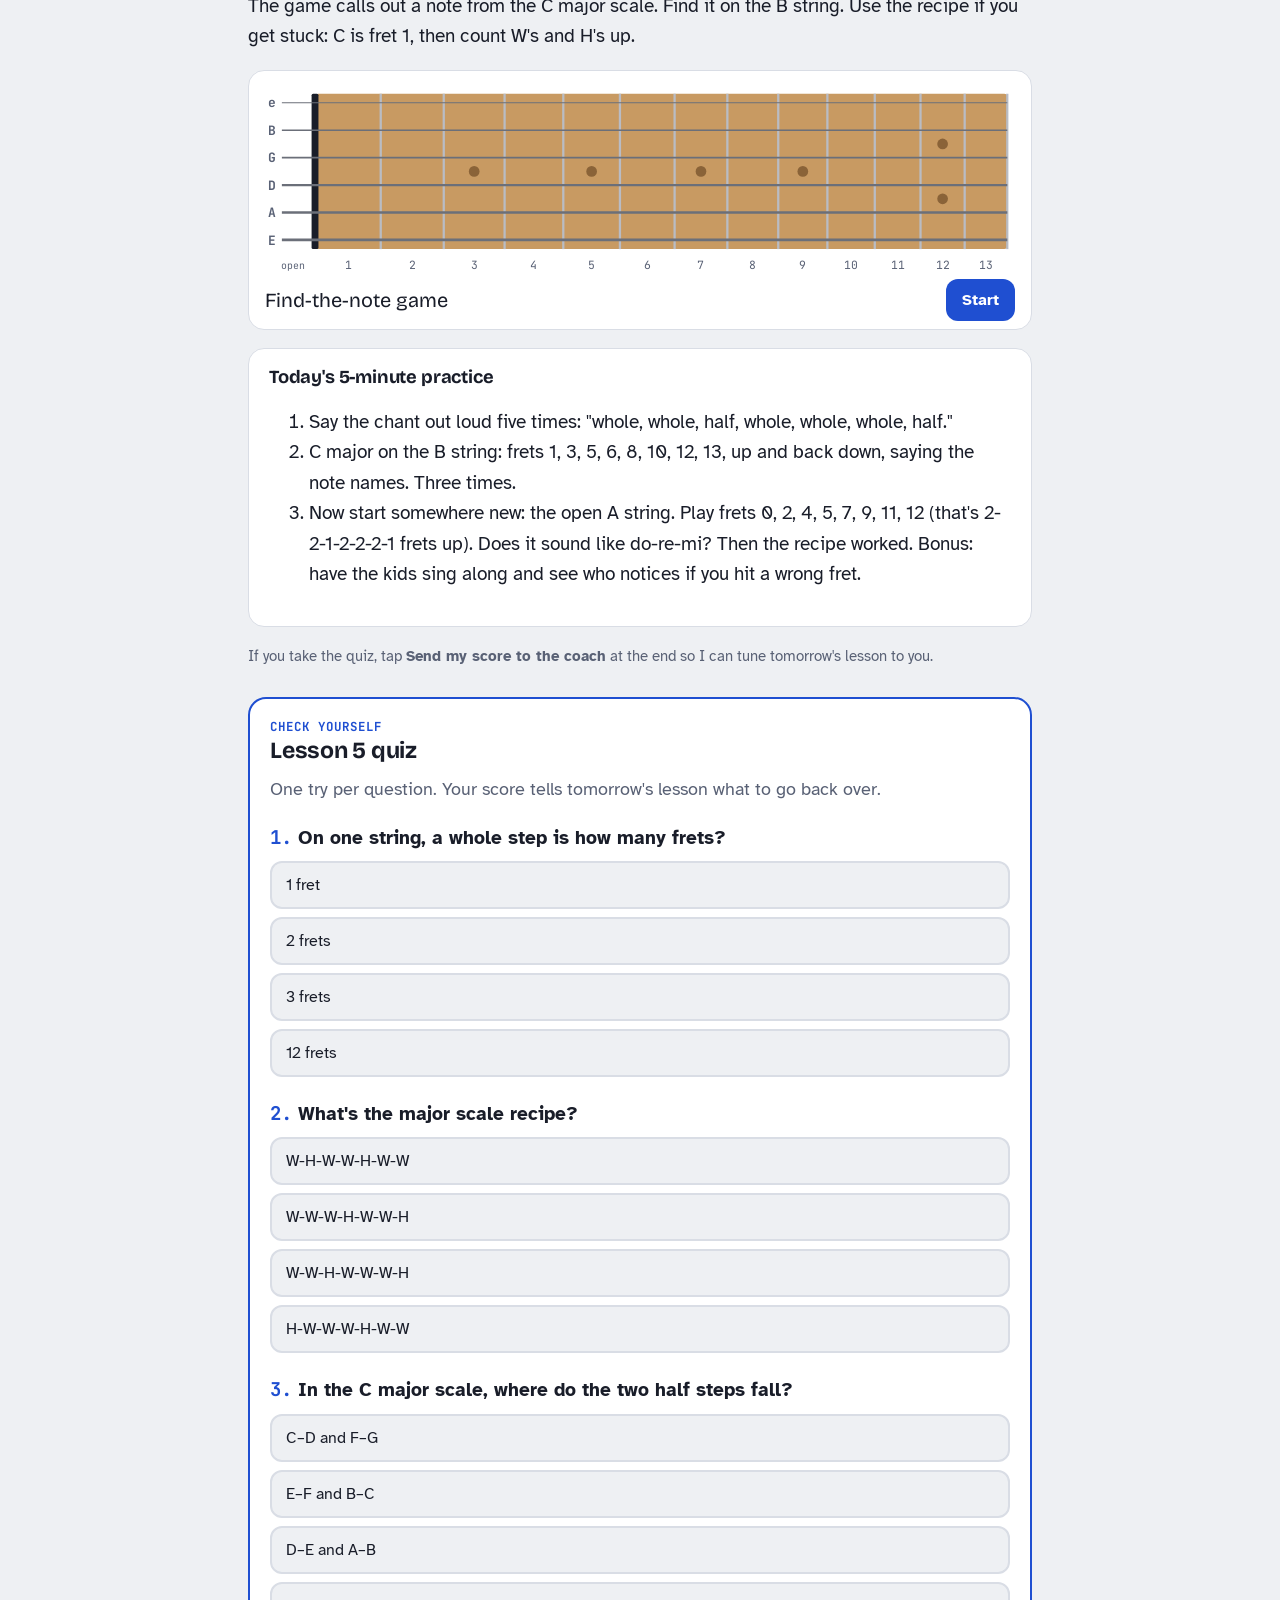
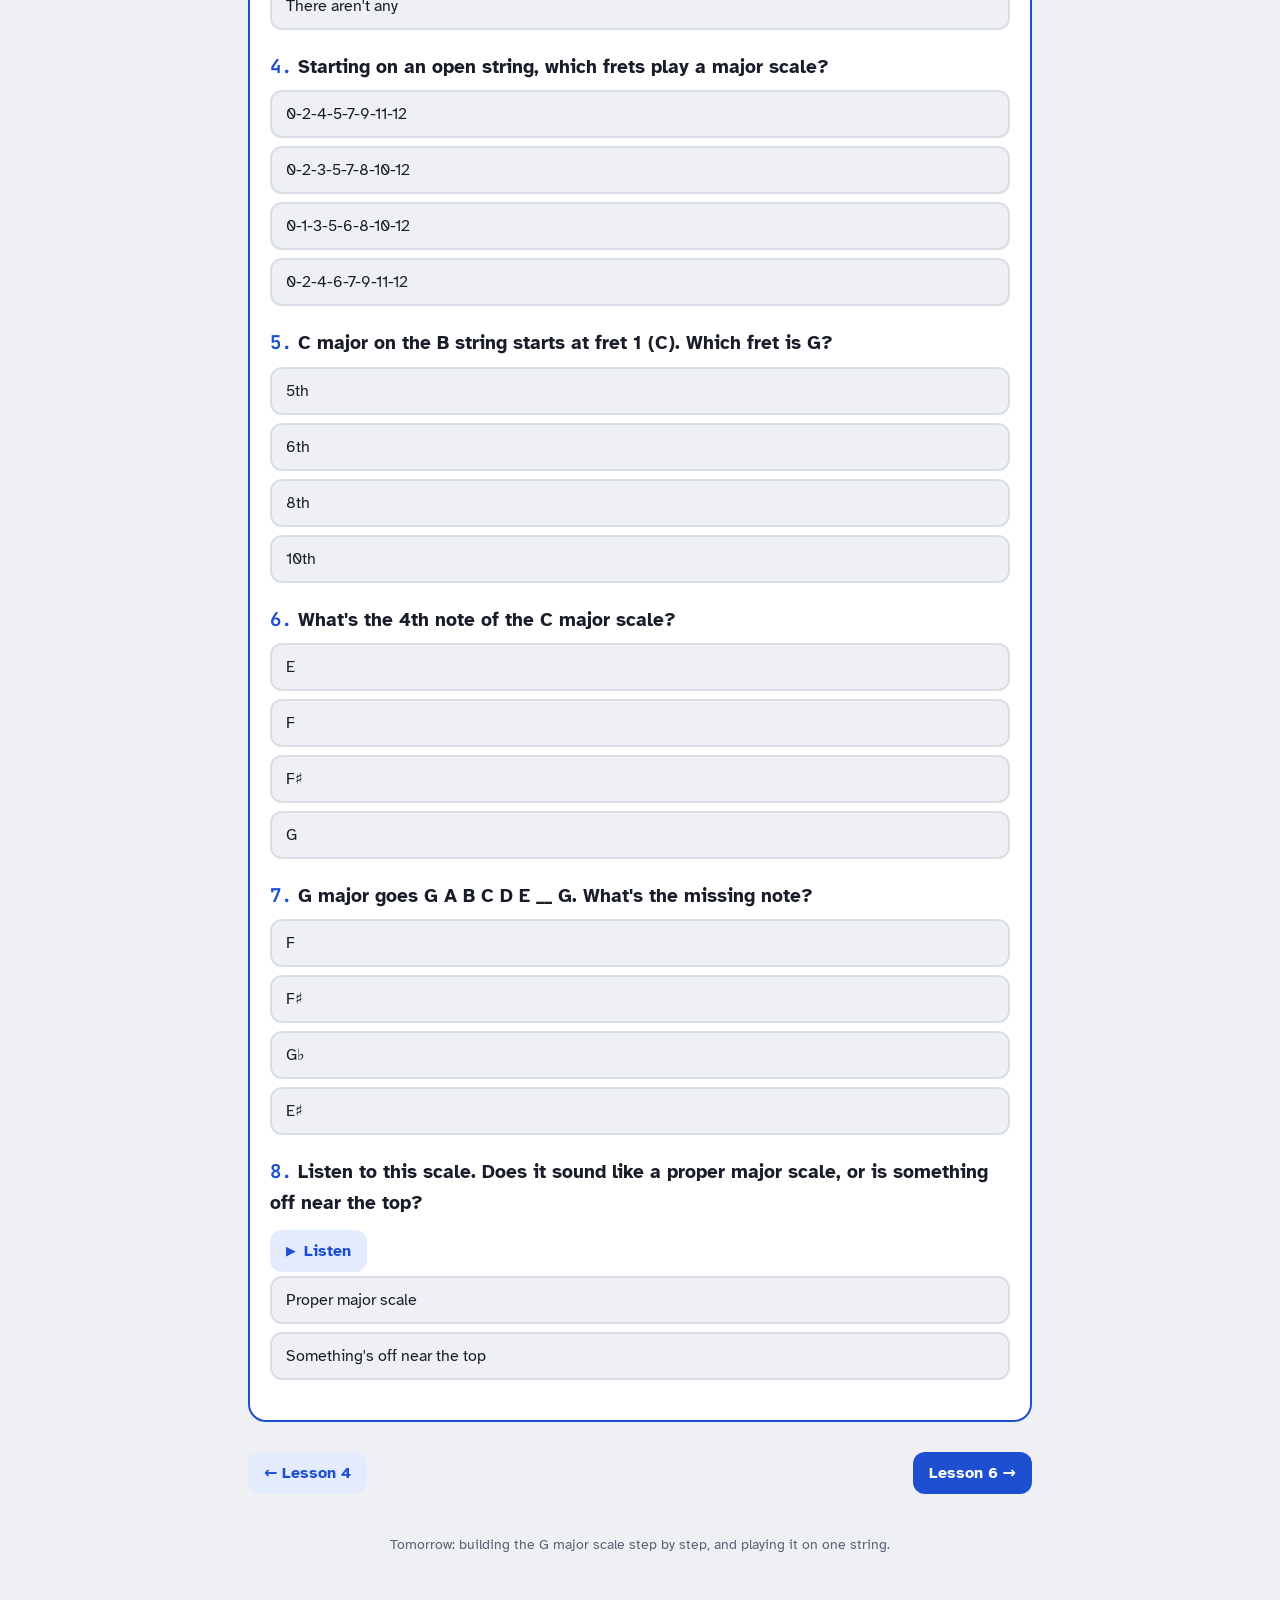
<file: theory/lessons/005-whole-and-half-steps.html>
<!DOCTYPE html>
<html lang="en">
<head>
<meta charset="utf-8">
<meta name="viewport" content="width=device-width, initial-scale=1, viewport-fit=cover">
<meta name="apple-mobile-web-app-capable" content="yes">
<meta name="theme-color" content="#eef0f3" media="(prefers-color-scheme: light)">
<meta name="theme-color" content="#10131a" media="(prefers-color-scheme: dark)">
<title>Lesson 5 · Whole steps, half steps & the major scale formula</title>
<link rel="preconnect" href="https://fonts.googleapis.com">
<link rel="preconnect" href="https://fonts.gstatic.com" crossorigin>
<link href="https://fonts.googleapis.com/css2?family=Atkinson+Hyperlegible:wght@400;700&family=Bricolage+Grotesque:opsz,wght@12..96,600;12..96,700&family=JetBrains+Mono:wght@500;700&display=swap" rel="stylesheet">
<link rel="stylesheet" href="../assets/course.css">
<script src="../assets/course.js"></script>
</head>
<body data-lesson="5">
<div class="wrap">
  <div class="topbar"><a href="../">← Course</a><span>Lesson 5 · ~15 min</span></div>

  <div class="kicker" style="margin-top:22px">Unit 2 · The major scale</div>
  <h1>Whole steps, half steps & the major scale formula</h1>
  <p class="lede">You've heard "do-re-mi" your whole life. That's the major scale, and it's the backbone of nearly every country and gospel song. Today you'll learn the simple recipe that builds it, and play one up a single string.</p>

  <h2>Quick refresher: half step, whole step</h2>
  <p>Back in Lesson 1 you learned that one fret is a <b>half step</b> and two frets is a <b>whole step</b>. Today we put those two to work. We'll write them as <b>H</b> and <b>W</b>.</p>
  <ul>
    <li><b>H</b> = half step = move up <b>1 fret</b>.</li>
    <li><b>W</b> = whole step = move up <b>2 frets</b>.</li>
  </ul>
  <button class="play" data-notes="C4 C#4" data-gap="0.6">H: one fret</button>
  <button class="play" data-notes="C4 D4" data-gap="0.6">W: two frets</button>

  <h2>The recipe: W – W – H – W – W – W – H</h2>
  <p>A <b>scale</b> is just a set of notes played in order, from a starting note up to the same note an octave higher. The starting note is home base. The <b>major scale</b> is the bright, happy one, the do-re-mi. Every major scale, in every key, follows the same seven steps:</p>
  <div class="notes-row">
    <span class="nat">W</span><span class="nat">W</span><span>H</span><span class="nat">W</span><span class="nat">W</span><span class="nat">W</span><span>H</span>
  </div>
  <p>On one string, in frets, that's <b>2 – 2 – 1 – 2 – 2 – 2 – 1</b>. Add those up and you get 12 frets: exactly one octave. You land right back on the note you started with, just higher.</p>

  <div class="callout">
    <b>The one thing to memorize today</b>
    <b>Whole, whole, half. Whole, whole, whole, half.</b> Say it like a little chant: two wholes and a half, then three wholes and a half. That one line builds every major scale there is.
  </div>

  <h2>Try the recipe starting on C</h2>
  <p>Start on <b>C</b> and follow the steps. Watch what happens:</p>
  <ul>
    <li>C, up a <b>W</b>, is D.</li>
    <li>D, up a <b>W</b>, is E.</li>
    <li>E, up an <b>H</b>, is F. <i>(Remember: no note between E and F.)</i></li>
    <li>F, up a <b>W</b>, is G. Then a <b>W</b> to A, and a <b>W</b> to B.</li>
    <li>B, up an <b>H</b>, is C. <i>(No note between B and C either.)</i> Home again.</li>
  </ul>
  <div class="notes-row">
    <span class="nat">C</span><span class="nat">D</span><span class="nat">E</span><span class="nat">F</span><span class="nat">G</span><span class="nat">A</span><span class="nat">B</span><span class="nat">C</span>
  </div>
  <button class="play" data-notes="C4 D4 E4 F4 G4 A4 B4 C5" data-gap="0.4">Hear the C major scale</button>
  <p>No sharps, no flats. The two half steps in the recipe land right on <b>E–F</b> and <b>B–C</b>, the two pairs you memorized in Lesson 1. That's why C major is the "all naturals" scale, and why those two pairs matter so much.</p>

  <h2>Play it up one string</h2>
  <p>Here's C major laid out on the <b>B string</b> (the second-thinnest). Start with your finger on the 1st fret, which is C, and follow the 2-2-1-2-2-2-1 frets up the neck:</p>
  <div class="fretboard" data-frets="13" data-marks="2:1:C,2:3:D,2:5:E,2:6:F,2:8:G,2:10:A,2:12:B,2:13:C"></div>
  <p>Frets <b>1, 3, 5, 6, 8, 10, 12, 13</b>. See the two spots where the dots sit side by side, frets 5–6 and 12–13? Those are the two half steps, E–F and B–C.</p>
  <div class="try">On your guitar, play the B string at frets 1, 3, 5, 6, 8, 10, 12, 13 with one finger, sliding up. Sing or hum "do, re, mi, fa, sol, la, ti, do" along with it. If your voice and the guitar match up, you've got it. Then come back down.</div>

  <h2>Why the recipe matters: it can start anywhere</h2>
  <p>Here's the beauty of it. Start the same 2-2-1-2-2-2-1 frets on <i>any</i> note and you get that note's major scale. Try it on the open low E string: frets <b>0, 2, 4, 5, 7, 9, 11, 12</b>.</p>
  <div class="fretboard" data-frets="12" data-marks="6:0,6:2,6:4,6:5,6:7,6:9,6:11,6:12"></div>
  <button class="play" data-notes="E2 F#2 G#2 A2 B2 C#3 D#3 E3" data-gap="0.4">Hear the E major scale</button>
  <p>Same happy sound, new home base. But tap those dots and look at the names: E major needs four sharps (F♯, G♯, C♯, D♯) to keep the recipe true. The formula decides which notes get a sharp. You don't have to memorize it, you just follow the steps.</p>

  <h2>What happens if you break the recipe</h2>
  <p>Now start on <b>G</b> and play only natural notes, no sharps: G A B C D E F G. That's the wrong order of steps near the top: E to F is a half step, F to G is a whole step, backwards from the recipe. Listen to how the end sounds off, like it's not quite home:</p>
  <button class="play" data-notes="G3 A3 B3 C4 D4 E4 F4 G4" data-gap="0.4">G with all naturals (sounds off)</button>
  <p>Fix it the recipe's way: the 7th note needs to be a whole step above E and a half step below G. That's <b>F♯</b>.</p>
  <button class="play" data-notes="G3 A3 B3 C4 D4 E4 F#4 G4" data-gap="0.4">G major, with F♯ (sounds right)</button>
  <p>That one F♯ is the whole key of G, the key a big pile of country songs live in. We'll build it properly tomorrow.</p>

  <h2>Game: step it out on the B string</h2>
  <p>The game calls out a note from the C major scale. Find it on the B string. Use the recipe if you get stuck: C is fret 1, then count W's and H's up.</p>
  <div class="fretboard" data-frets="13" data-game="find" data-pool="C,D,E,F,G,A,B" data-strings="2" data-rounds="10"></div>

  <div class="card">
    <h3 style="margin-top:0">Today's 5-minute practice</h3>
    <ol>
      <li>Say the chant out loud five times: "whole, whole, half, whole, whole, whole, half."</li>
      <li>C major on the B string: frets 1, 3, 5, 6, 8, 10, 12, 13, up and back down, saying the note names. Three times.</li>
      <li>Now start somewhere new: the open A string. Play frets 0, 2, 4, 5, 7, 9, 11, 12 (that's 2-2-1-2-2-2-1 frets up). Does it sound like do-re-mi? Then the recipe worked. Bonus: have the kids sing along and see who notices if you hit a wrong fret.</li>
    </ol>
  </div>

  <p style="color:var(--muted);font-size:.92rem">If you take the quiz, tap <b>Send my score to the coach</b> at the end so I can tune tomorrow's lesson to you.</p>

  <div id="quiz-root"></div>
  <script type="application/json" id="quiz">
  {
    "lesson": 5,
    "title": "Lesson 5 quiz",
    "questions": [
      {"q":"On one string, a whole step is how many frets?","choices":["1 fret","2 frets","3 frets","12 frets"],"answer":1,"topic":"frets-half-steps","explain":"A half step is 1 fret, and a whole step is 2."},
      {"q":"What's the major scale recipe?","choices":["W-H-W-W-H-W-W","W-W-W-H-W-W-H","W-W-H-W-W-W-H","H-W-W-W-H-W-W"],"answer":2,"topic":"major-formula","explain":"Whole, whole, half, then whole, whole, whole, half."},
      {"q":"In the C major scale, where do the two half steps fall?","choices":["C–D and F–G","E–F and B–C","D–E and A–B","There aren't any"],"answer":1,"topic":"half-steps-BC-EF","explain":"E–F and B–C have no note between them, and that's exactly where the recipe's two H's land."},
      {"q":"Starting on an open string, which frets play a major scale?","choices":["0-2-4-5-7-9-11-12","0-2-3-5-7-8-10-12","0-1-3-5-6-8-10-12","0-2-4-6-7-9-11-12"],"answer":0,"topic":"major-formula","explain":"Count 2-2-1-2-2-2-1 frets up from 0: 2, 4, 5, 7, 9, 11, 12."},
      {"q":"C major on the B string starts at fret 1 (C). Which fret is G?","choices":["5th","6th","8th","10th"],"answer":2,"topic":"major-scale-one-string","explain":"C 1, D 3, E 5, F 6, then a whole step up to G at fret 8."},
      {"q":"What's the 4th note of the C major scale?","choices":["E","F","F♯","G"],"answer":1,"topic":"major-scale-notes","explain":"C, D, E, F. The step from E to F is the first half step in the recipe."},
      {"q":"G major goes G A B C D E __ G. What's the missing note?","choices":["F","F♯","G♭","E♯"],"answer":1,"topic":"major-scale-notes","explain":"The recipe needs a whole step above E and a half step below G. That's F♯, the one sharp in G major."},
      {"q":"Listen to this scale. Does it sound like a proper major scale, or is something off near the top?","notes":"G3 A3 B3 C4 D4 E4 F4 G4","gap":"0.4","choices":["Proper major scale","Something's off near the top"],"answer":1,"topic":"ear-major-scale","explain":"That's G with an F instead of F♯. The last two steps are backwards, so it doesn't land home cleanly."}
    ]
  }
  </script>

  <div class="next-prev"></div>
  <p class="foot">Tomorrow: building the G major scale step by step, and playing it on one string.</p>
</div>
</body>
</html>
</file>
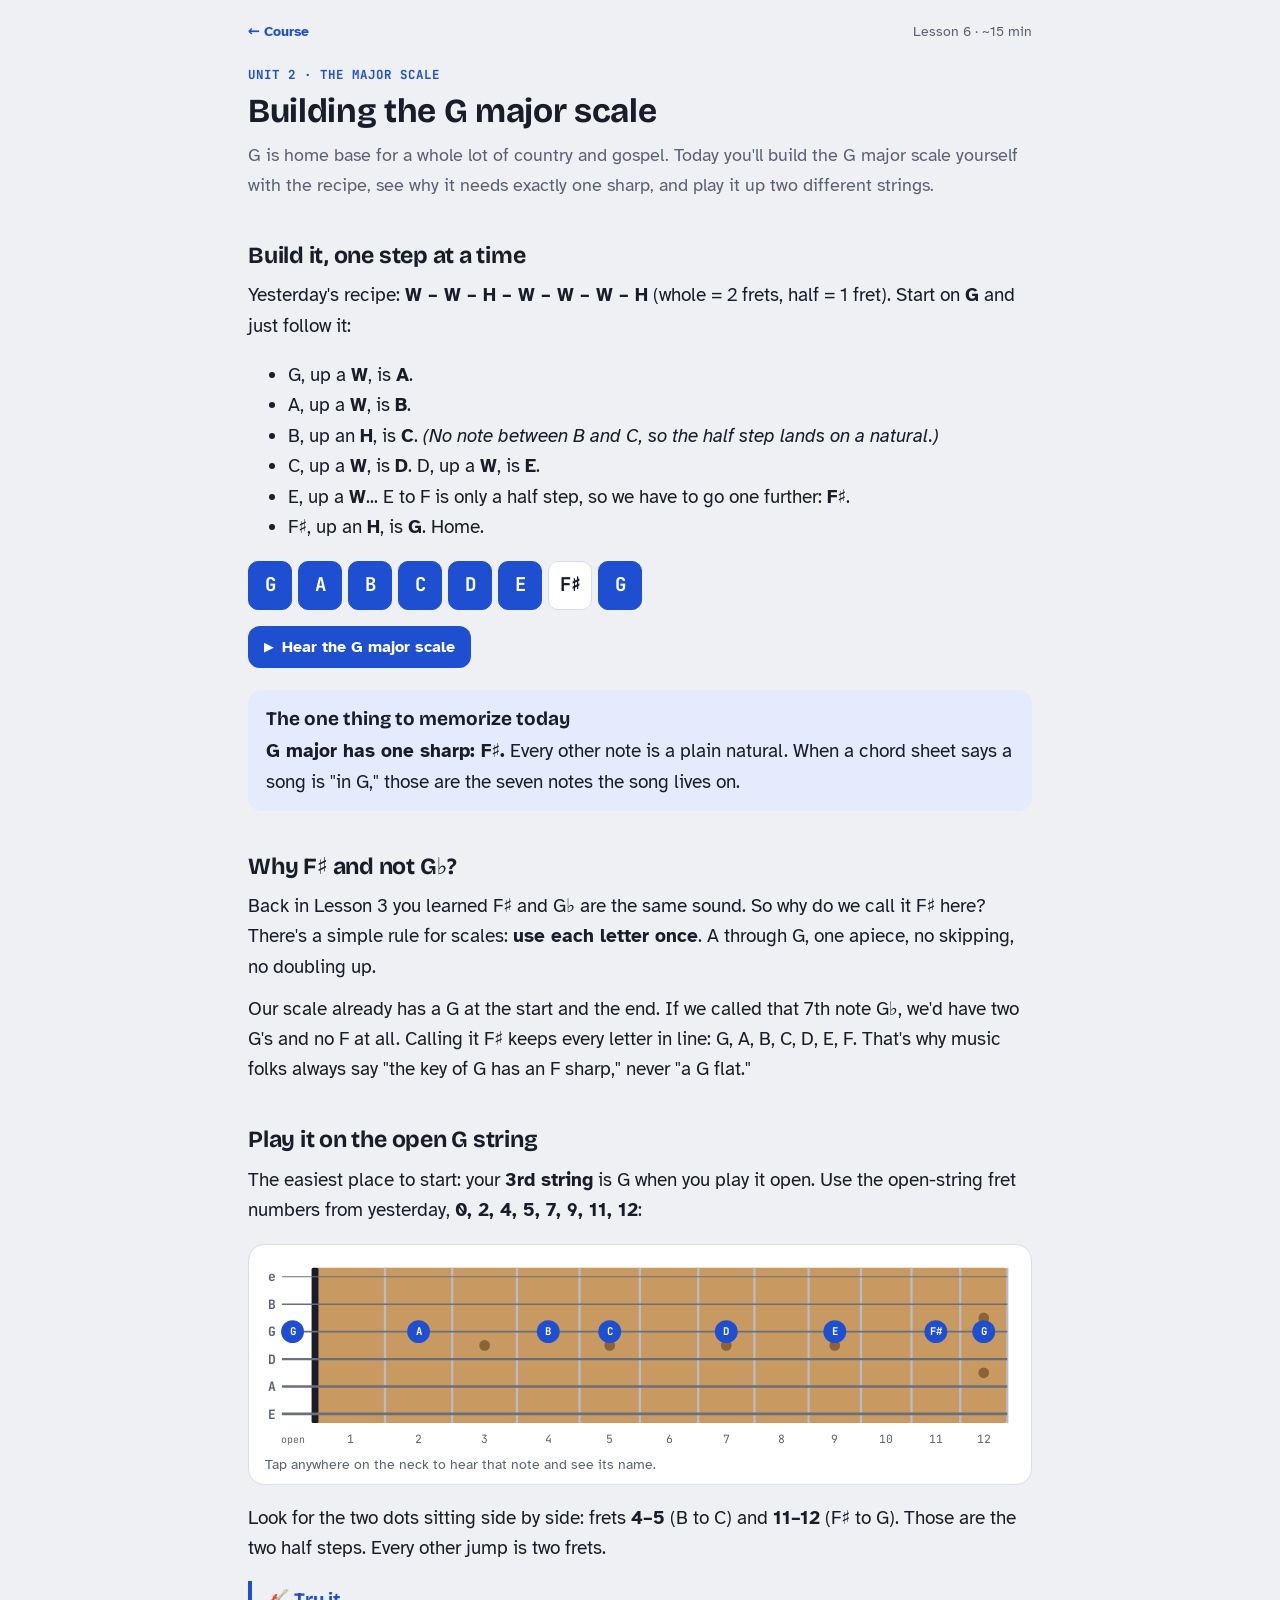
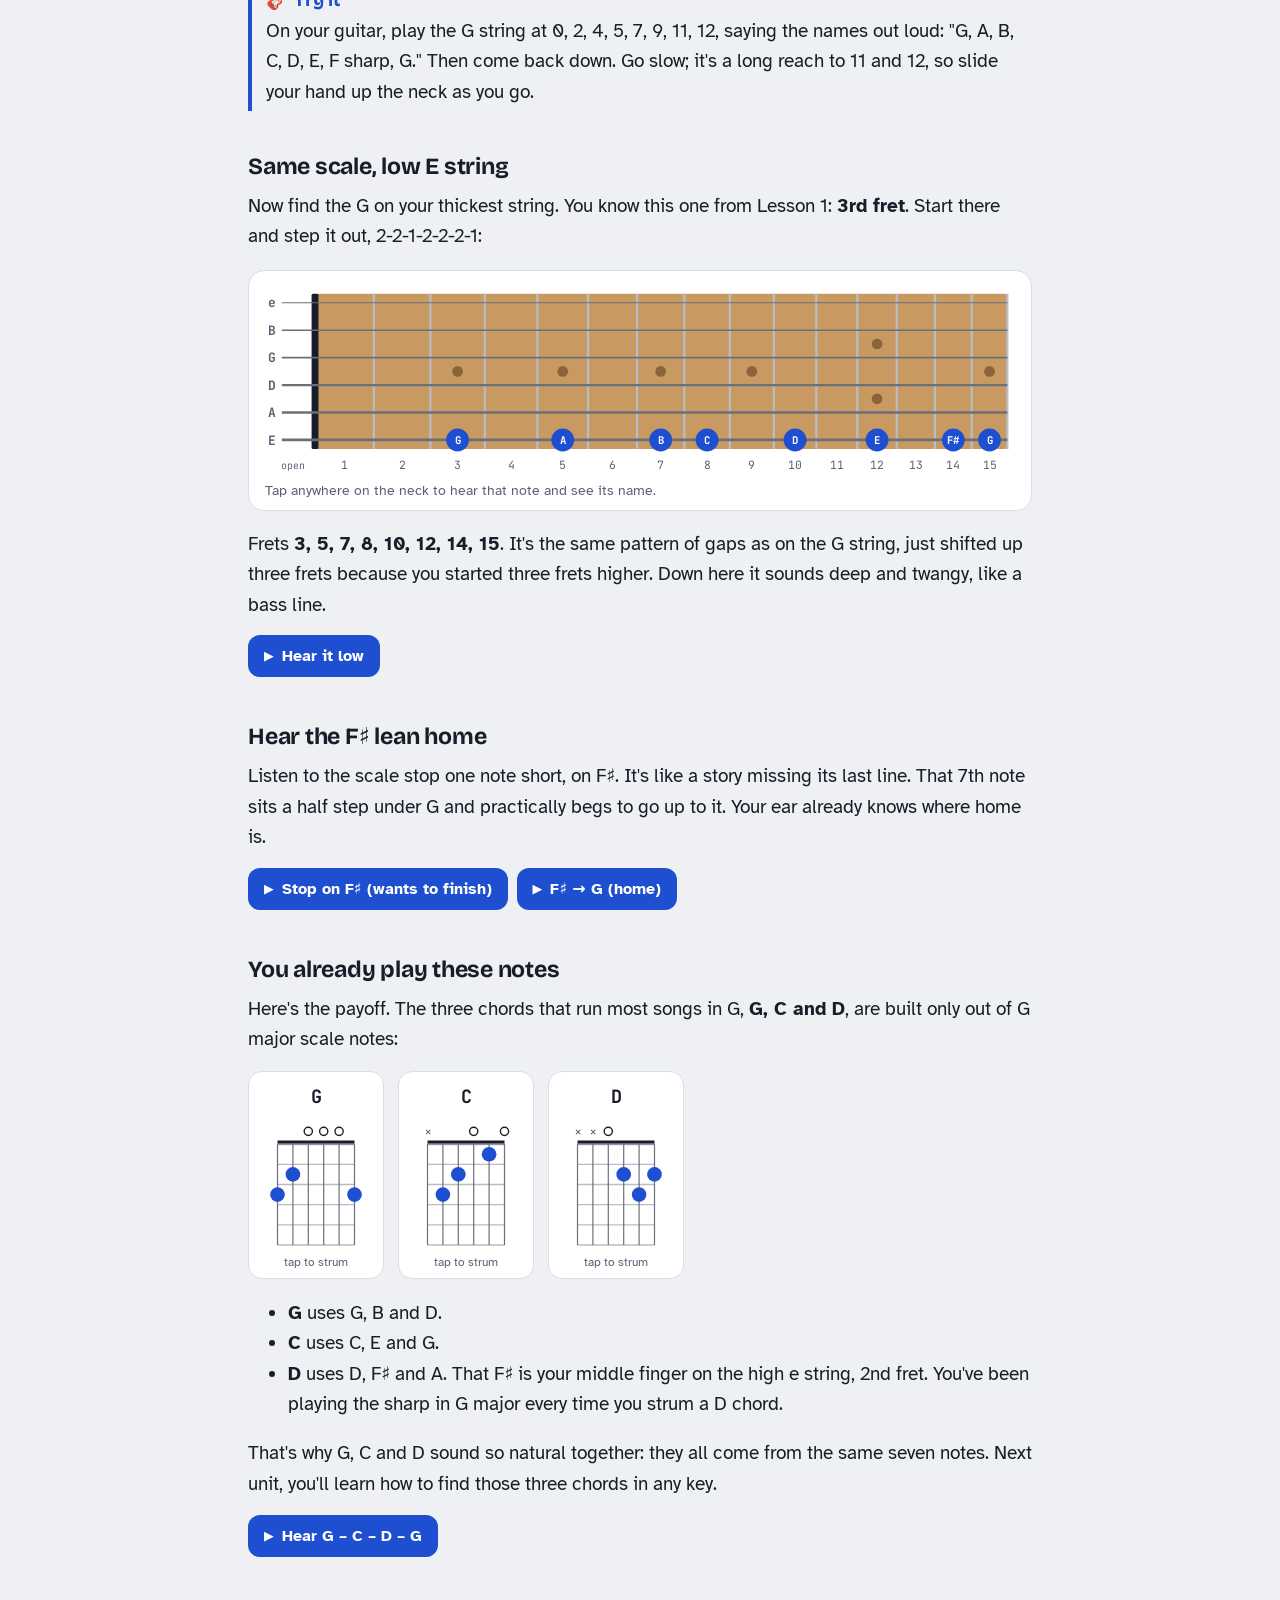
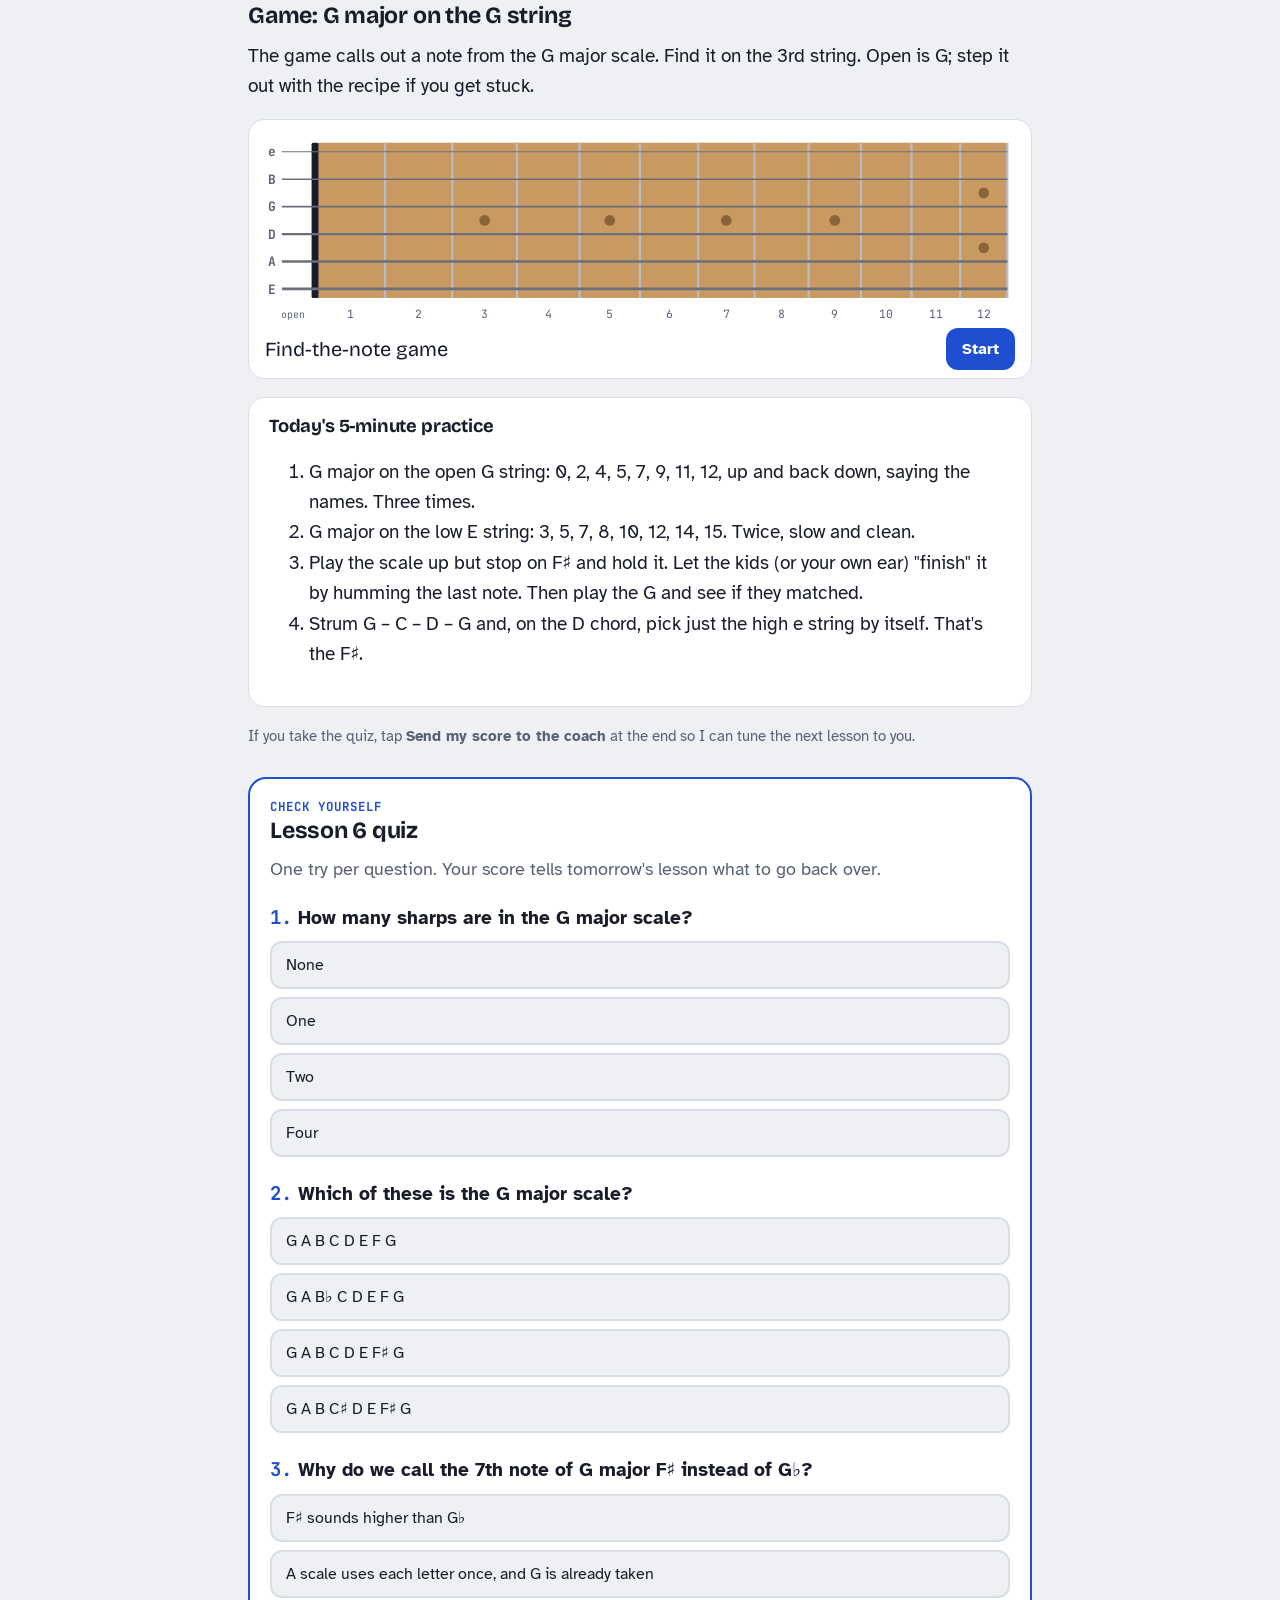
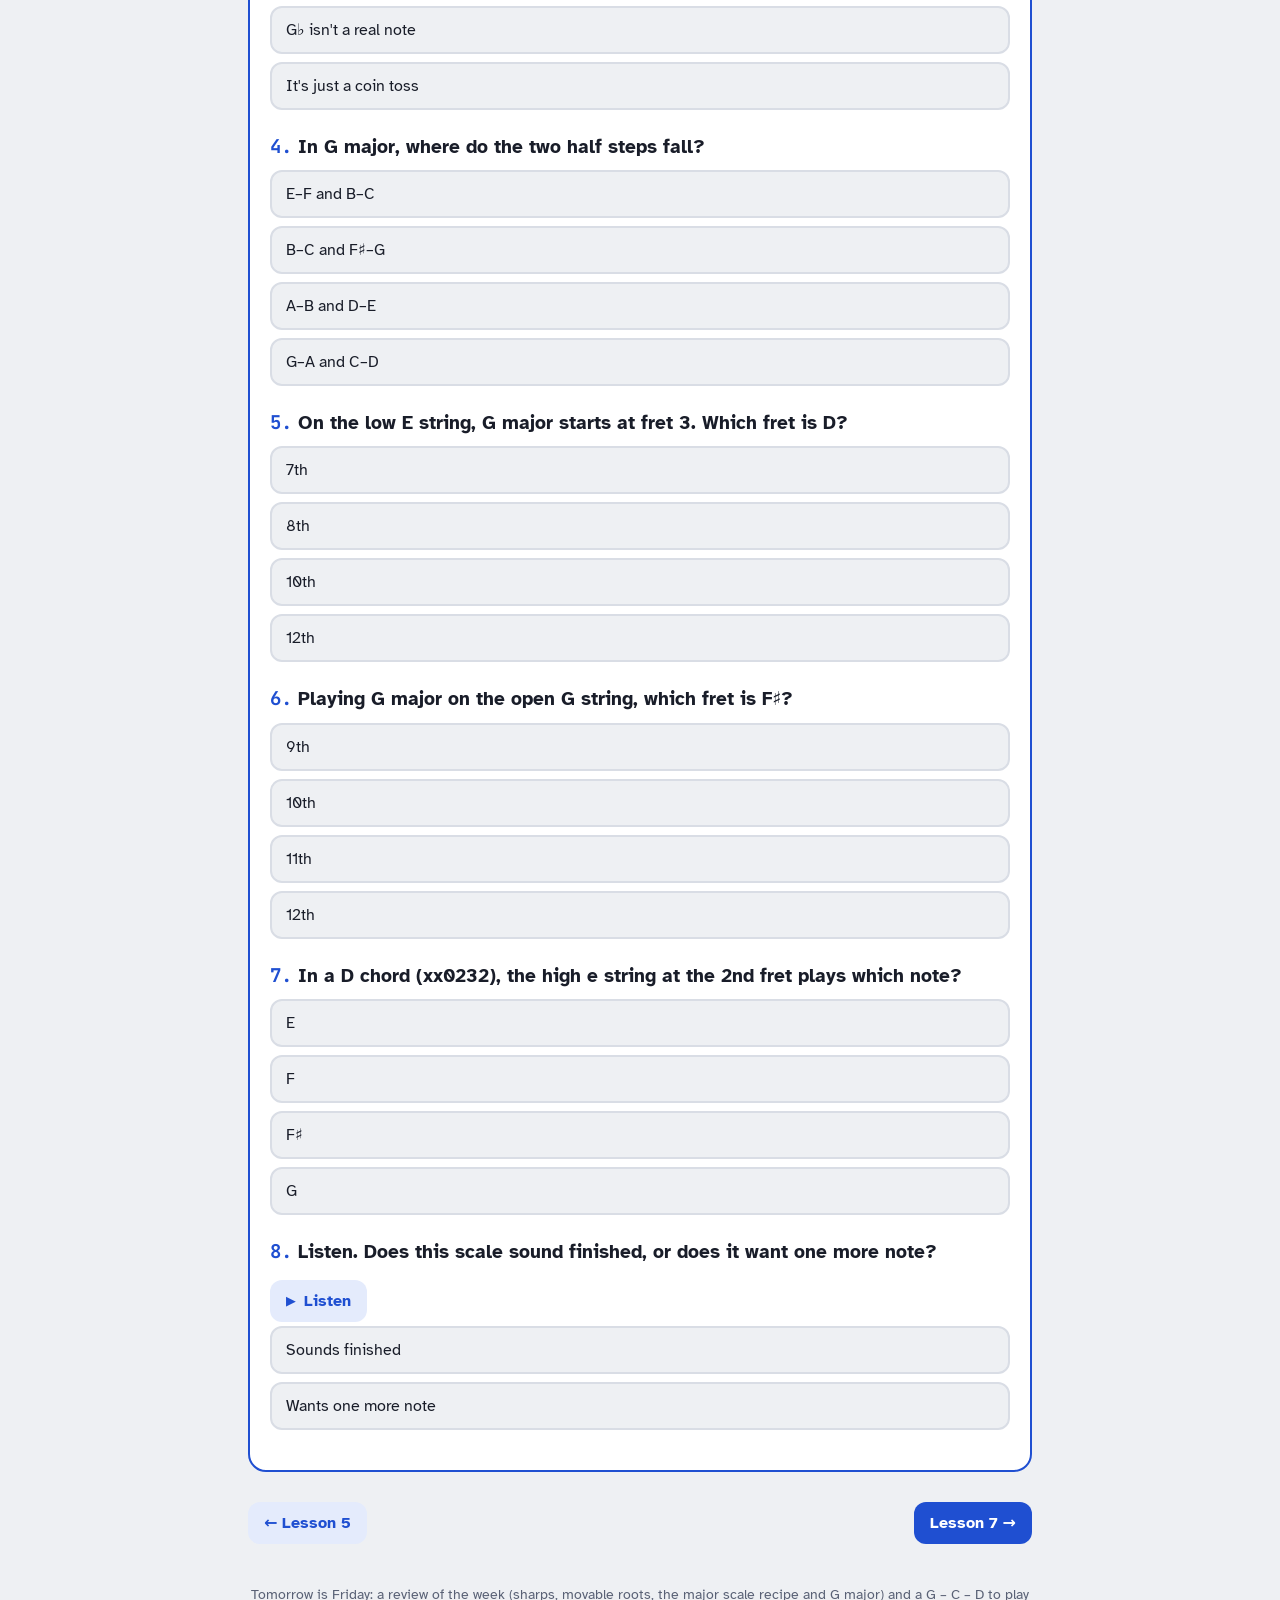
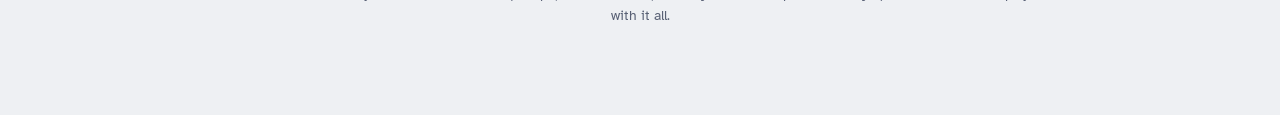
<file: theory/lessons/006-g-major-scale.html>
<!DOCTYPE html>
<html lang="en">
<head>
<meta charset="utf-8">
<meta name="viewport" content="width=device-width, initial-scale=1, viewport-fit=cover">
<meta name="apple-mobile-web-app-capable" content="yes">
<meta name="theme-color" content="#eef0f3" media="(prefers-color-scheme: light)">
<meta name="theme-color" content="#10131a" media="(prefers-color-scheme: dark)">
<title>Lesson 6 · Building the G major scale</title>
<link rel="preconnect" href="https://fonts.googleapis.com">
<link rel="preconnect" href="https://fonts.gstatic.com" crossorigin>
<link href="https://fonts.googleapis.com/css2?family=Atkinson+Hyperlegible:wght@400;700&family=Bricolage+Grotesque:opsz,wght@12..96,600;12..96,700&family=JetBrains+Mono:wght@500;700&display=swap" rel="stylesheet">
<link rel="stylesheet" href="../assets/course.css">
<script src="../assets/course.js"></script>
</head>
<body data-lesson="6">
<div class="wrap">
  <div class="topbar"><a href="../">← Course</a><span>Lesson 6 · ~15 min</span></div>

  <div class="kicker" style="margin-top:22px">Unit 2 · The major scale</div>
  <h1>Building the G major scale</h1>
  <p class="lede">G is home base for a whole lot of country and gospel. Today you'll build the G major scale yourself with the recipe, see why it needs exactly one sharp, and play it up two different strings.</p>

  <h2>Build it, one step at a time</h2>
  <p>Yesterday's recipe: <b>W – W – H – W – W – W – H</b> (whole = 2 frets, half = 1 fret). Start on <b>G</b> and just follow it:</p>
  <ul>
    <li>G, up a <b>W</b>, is <b>A</b>.</li>
    <li>A, up a <b>W</b>, is <b>B</b>.</li>
    <li>B, up an <b>H</b>, is <b>C</b>. <i>(No note between B and C, so the half step lands on a natural.)</i></li>
    <li>C, up a <b>W</b>, is <b>D</b>. D, up a <b>W</b>, is <b>E</b>.</li>
    <li>E, up a <b>W</b>... E to F is only a half step, so we have to go one further: <b>F♯</b>.</li>
    <li>F♯, up an <b>H</b>, is <b>G</b>. Home.</li>
  </ul>
  <div class="notes-row">
    <span class="nat">G</span><span class="nat">A</span><span class="nat">B</span><span class="nat">C</span><span class="nat">D</span><span class="nat">E</span><span>F♯</span><span class="nat">G</span>
  </div>
  <button class="play" data-notes="G3 A3 B3 C4 D4 E4 F#4 G4" data-gap="0.4">Hear the G major scale</button>

  <div class="callout">
    <b>The one thing to memorize today</b>
    <b>G major has one sharp: F♯.</b> Every other note is a plain natural. When a chord sheet says a song is "in G," those are the seven notes the song lives on.
  </div>

  <h2>Why F♯ and not G♭?</h2>
  <p>Back in Lesson 3 you learned F♯ and G♭ are the same sound. So why do we call it F♯ here? There's a simple rule for scales: <b>use each letter once</b>. A through G, one apiece, no skipping, no doubling up.</p>
  <p>Our scale already has a G at the start and the end. If we called that 7th note G♭, we'd have two G's and no F at all. Calling it F♯ keeps every letter in line: G, A, B, C, D, E, F. That's why music folks always say "the key of G has an F sharp," never "a G flat."</p>

  <h2>Play it on the open G string</h2>
  <p>The easiest place to start: your <b>3rd string</b> is G when you play it open. Use the open-string fret numbers from yesterday, <b>0, 2, 4, 5, 7, 9, 11, 12</b>:</p>
  <div class="fretboard" data-frets="12" data-marks="3:0:G,3:2:A,3:4:B,3:5:C,3:7:D,3:9:E,3:11:F#,3:12:G"></div>
  <p>Look for the two dots sitting side by side: frets <b>4–5</b> (B to C) and <b>11–12</b> (F♯ to G). Those are the two half steps. Every other jump is two frets.</p>
  <div class="try">On your guitar, play the G string at 0, 2, 4, 5, 7, 9, 11, 12, saying the names out loud: "G, A, B, C, D, E, F sharp, G." Then come back down. Go slow; it's a long reach to 11 and 12, so slide your hand up the neck as you go.</div>

  <h2>Same scale, low E string</h2>
  <p>Now find the G on your thickest string. You know this one from Lesson 1: <b>3rd fret</b>. Start there and step it out, 2-2-1-2-2-2-1:</p>
  <div class="fretboard" data-frets="15" data-marks="6:3:G,6:5:A,6:7:B,6:8:C,6:10:D,6:12:E,6:14:F#,6:15:G"></div>
  <p>Frets <b>3, 5, 7, 8, 10, 12, 14, 15</b>. It's the same pattern of gaps as on the G string, just shifted up three frets because you started three frets higher. Down here it sounds deep and twangy, like a bass line.</p>
  <button class="play" data-notes="G2 A2 B2 C3 D3 E3 F#3 G3" data-gap="0.4">Hear it low</button>

  <h2>Hear the F♯ lean home</h2>
  <p>Listen to the scale stop one note short, on F♯. It's like a story missing its last line. That 7th note sits a half step under G and practically begs to go up to it. Your ear already knows where home is.</p>
  <button class="play" data-notes="G3 A3 B3 C4 D4 E4 F#4" data-gap="0.4">Stop on F♯ (wants to finish)</button>
  <button class="play" data-notes="F#4 G4" data-gap="0.7">F♯ → G (home)</button>

  <h2>You already play these notes</h2>
  <p>Here's the payoff. The three chords that run most songs in G, <b>G, C and D</b>, are built only out of G major scale notes:</p>
  <div class="chords" data-chords="G:320003, C:x32010, D:xx0232"></div>
  <ul>
    <li><b>G</b> uses G, B and D.</li>
    <li><b>C</b> uses C, E and G.</li>
    <li><b>D</b> uses D, F♯ and A. That F♯ is your middle finger on the high e string, 2nd fret. You've been playing the sharp in G major every time you strum a D chord.</li>
  </ul>
  <p>That's why G, C and D sound so natural together: they all come from the same seven notes. Next unit, you'll learn how to find those three chords in any key.</p>
  <button class="play" data-progression="320003 x32010 xx0232 320003" data-gap="1.1">Hear G – C – D – G</button>

  <h2>Game: G major on the G string</h2>
  <p>The game calls out a note from the G major scale. Find it on the 3rd string. Open is G; step it out with the recipe if you get stuck.</p>
  <div class="fretboard" data-frets="12" data-game="find" data-pool="G,A,B,C,D,E,F#" data-strings="3" data-rounds="10"></div>

  <div class="card">
    <h3 style="margin-top:0">Today's 5-minute practice</h3>
    <ol>
      <li>G major on the open G string: 0, 2, 4, 5, 7, 9, 11, 12, up and back down, saying the names. Three times.</li>
      <li>G major on the low E string: 3, 5, 7, 8, 10, 12, 14, 15. Twice, slow and clean.</li>
      <li>Play the scale up but stop on F♯ and hold it. Let the kids (or your own ear) "finish" it by humming the last note. Then play the G and see if they matched.</li>
      <li>Strum G – C – D – G and, on the D chord, pick just the high e string by itself. That's the F♯.</li>
    </ol>
  </div>

  <p style="color:var(--muted);font-size:.92rem">If you take the quiz, tap <b>Send my score to the coach</b> at the end so I can tune the next lesson to you.</p>

  <div id="quiz-root"></div>
  <script type="application/json" id="quiz">
  {
    "lesson": 6,
    "title": "Lesson 6 quiz",
    "questions": [
      {"q":"How many sharps are in the G major scale?","choices":["None","One","Two","Four"],"answer":1,"topic":"G-major-scale","explain":"Just one: F♯. The other six notes are naturals."},
      {"q":"Which of these is the G major scale?","choices":["G A B C D E F G","G A B♭ C D E F G","G A B C D E F♯ G","G A B C♯ D E F♯ G"],"answer":2,"topic":"G-major-scale","explain":"Follow W-W-H-W-W-W-H from G and the only note that needs a sharp is F♯."},
      {"q":"Why do we call the 7th note of G major F♯ instead of G♭?","choices":["F♯ sounds higher than G♭","A scale uses each letter once, and G is already taken","G♭ isn't a real note","It's just a coin toss"],"answer":1,"topic":"scale-letter-rule","explain":"They're the same sound, but a scale uses each letter name once. Calling it F♯ keeps the letters G-A-B-C-D-E-F in order."},
      {"q":"In G major, where do the two half steps fall?","choices":["E–F and B–C","B–C and F♯–G","A–B and D–E","G–A and C–D"],"answer":1,"topic":"major-formula","explain":"The recipe's H's land on steps 3–4 and 7–8: B to C, and F♯ to G."},
      {"q":"On the low E string, G major starts at fret 3. Which fret is D?","choices":["7th","8th","10th","12th"],"answer":2,"topic":"major-scale-one-string","explain":"G 3, A 5, B 7, C 8, D 10."},
      {"q":"Playing G major on the open G string, which fret is F♯?","choices":["9th","10th","11th","12th"],"answer":2,"topic":"major-scale-one-string","explain":"0, 2, 4, 5, 7, 9, 11, 12. F♯ is the 7th note, at fret 11, one fret under the octave G at 12."},
      {"q":"In a D chord (xx0232), the high e string at the 2nd fret plays which note?","choices":["E","F","F♯","G"],"answer":2,"topic":"scale-in-chords","explain":"Open e, then F at fret 1 and F♯ at fret 2. That's the one sharp of G major, hiding in your D chord."},
      {"q":"Listen. Does this scale sound finished, or does it want one more note?","notes":"G3 A3 B3 C4 D4 E4 F#4","gap":"0.4","choices":["Sounds finished","Wants one more note"],"answer":1,"topic":"ear-major-scale","explain":"It stops on F♯, the 7th note, which leans hard toward G. Your ear wants to go home."}
    ]
  }
  </script>

  <div class="next-prev"></div>
  <p class="foot">Tomorrow is Friday: a review of the week (sharps, movable roots, the major scale recipe and G major) and a G – C – D to play with it all.</p>
</div>
</body>
</html>
</file>
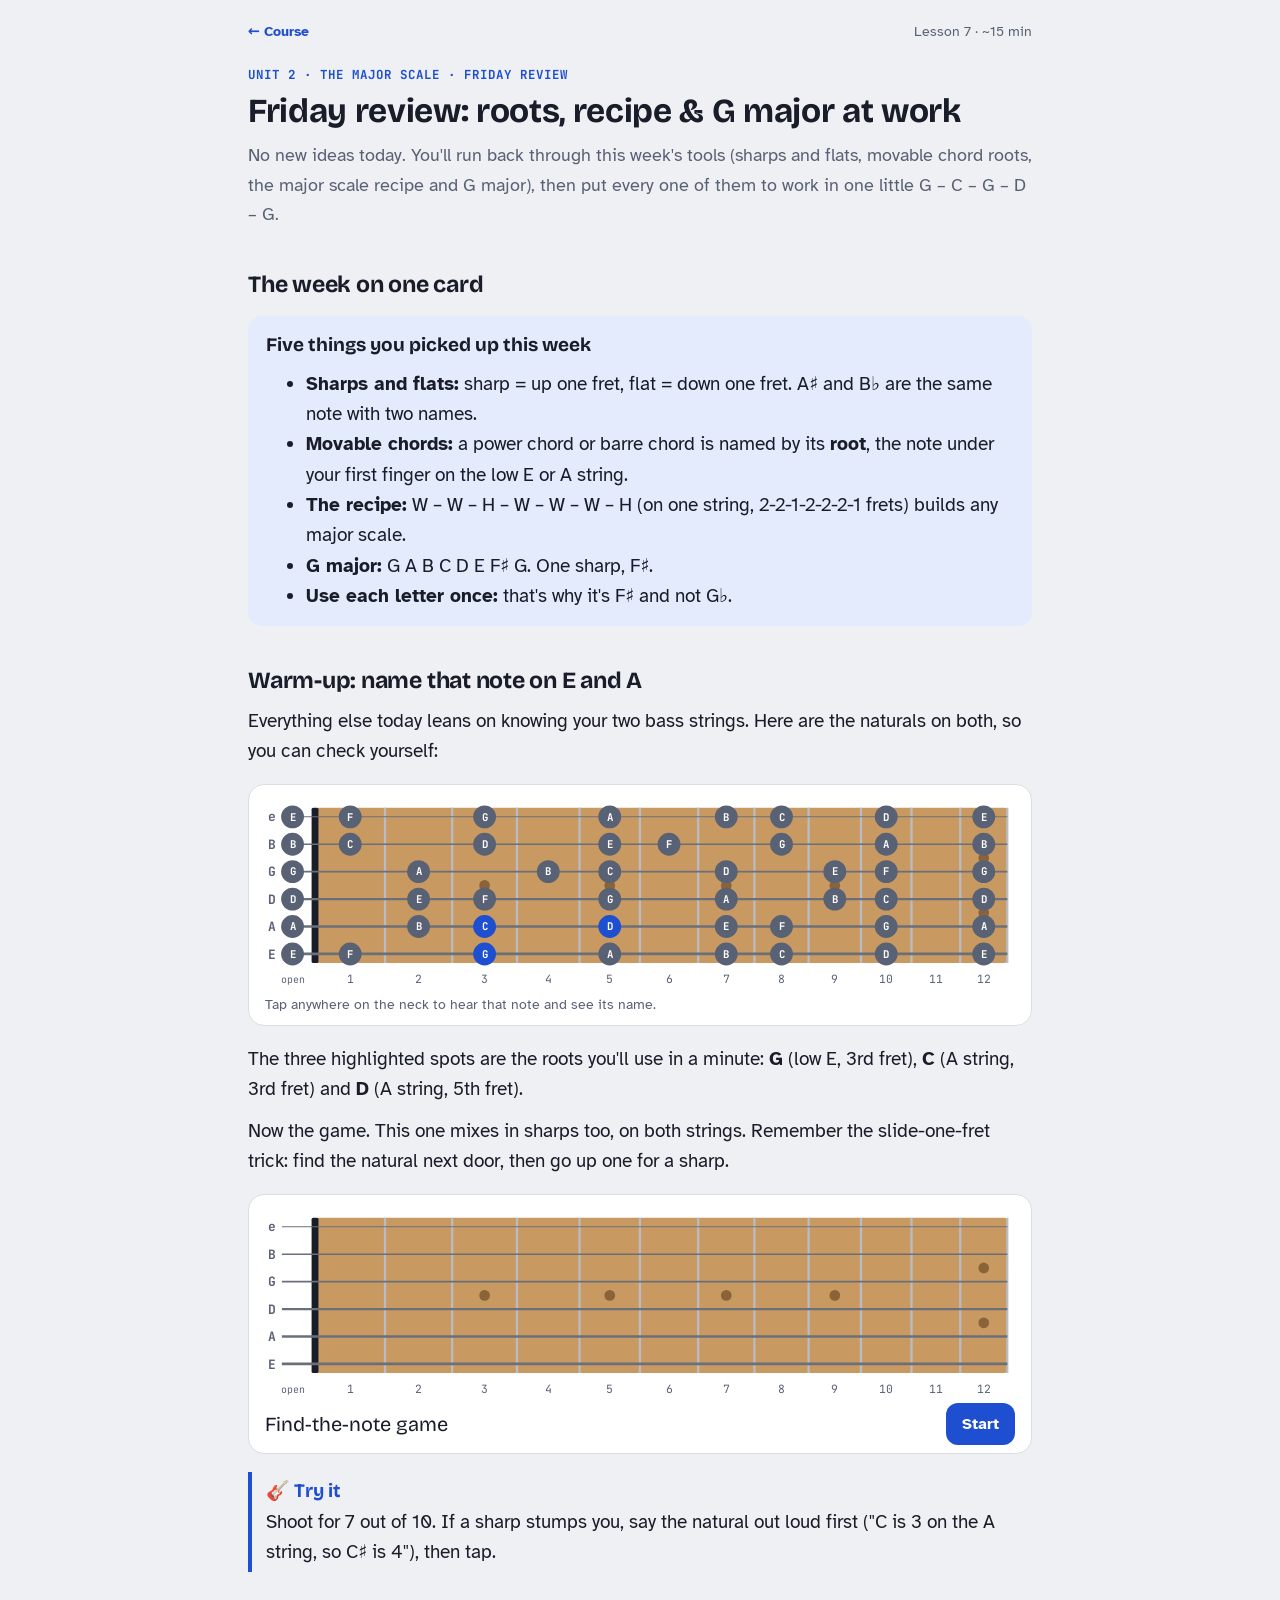
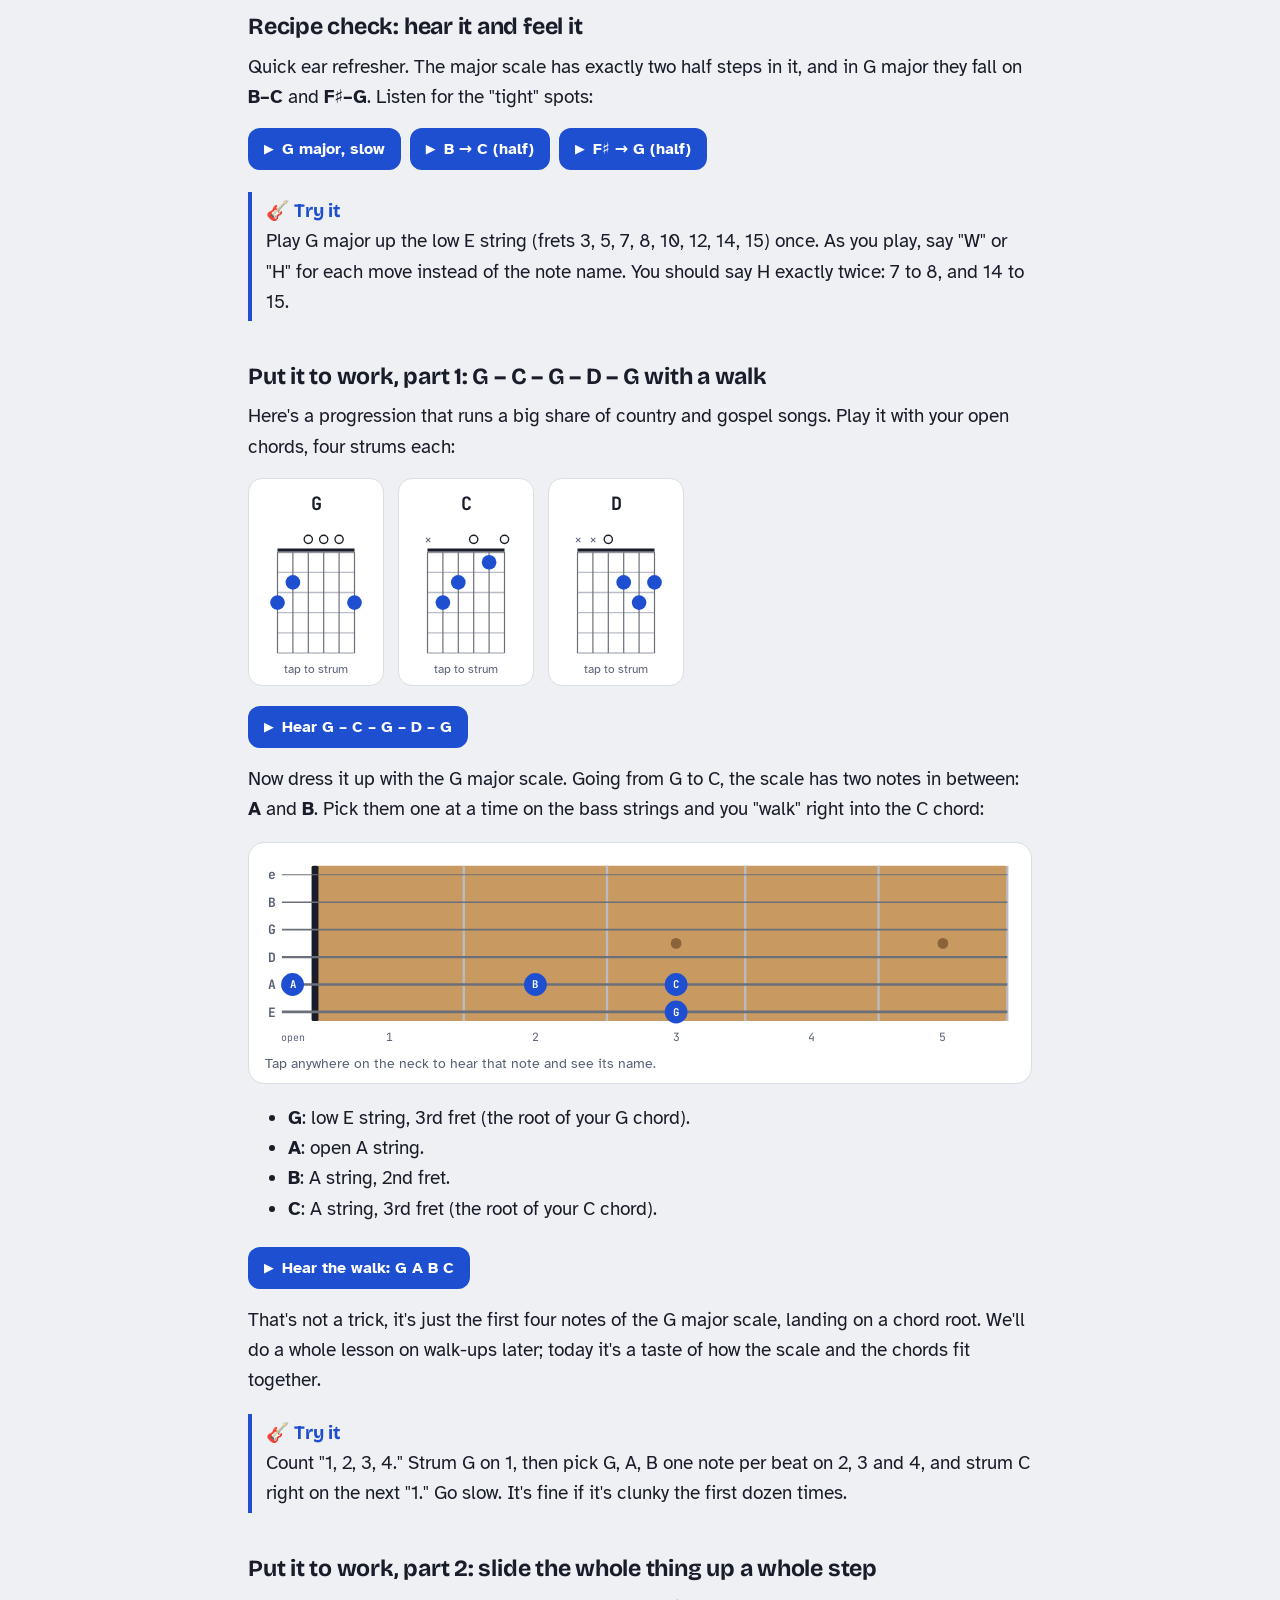
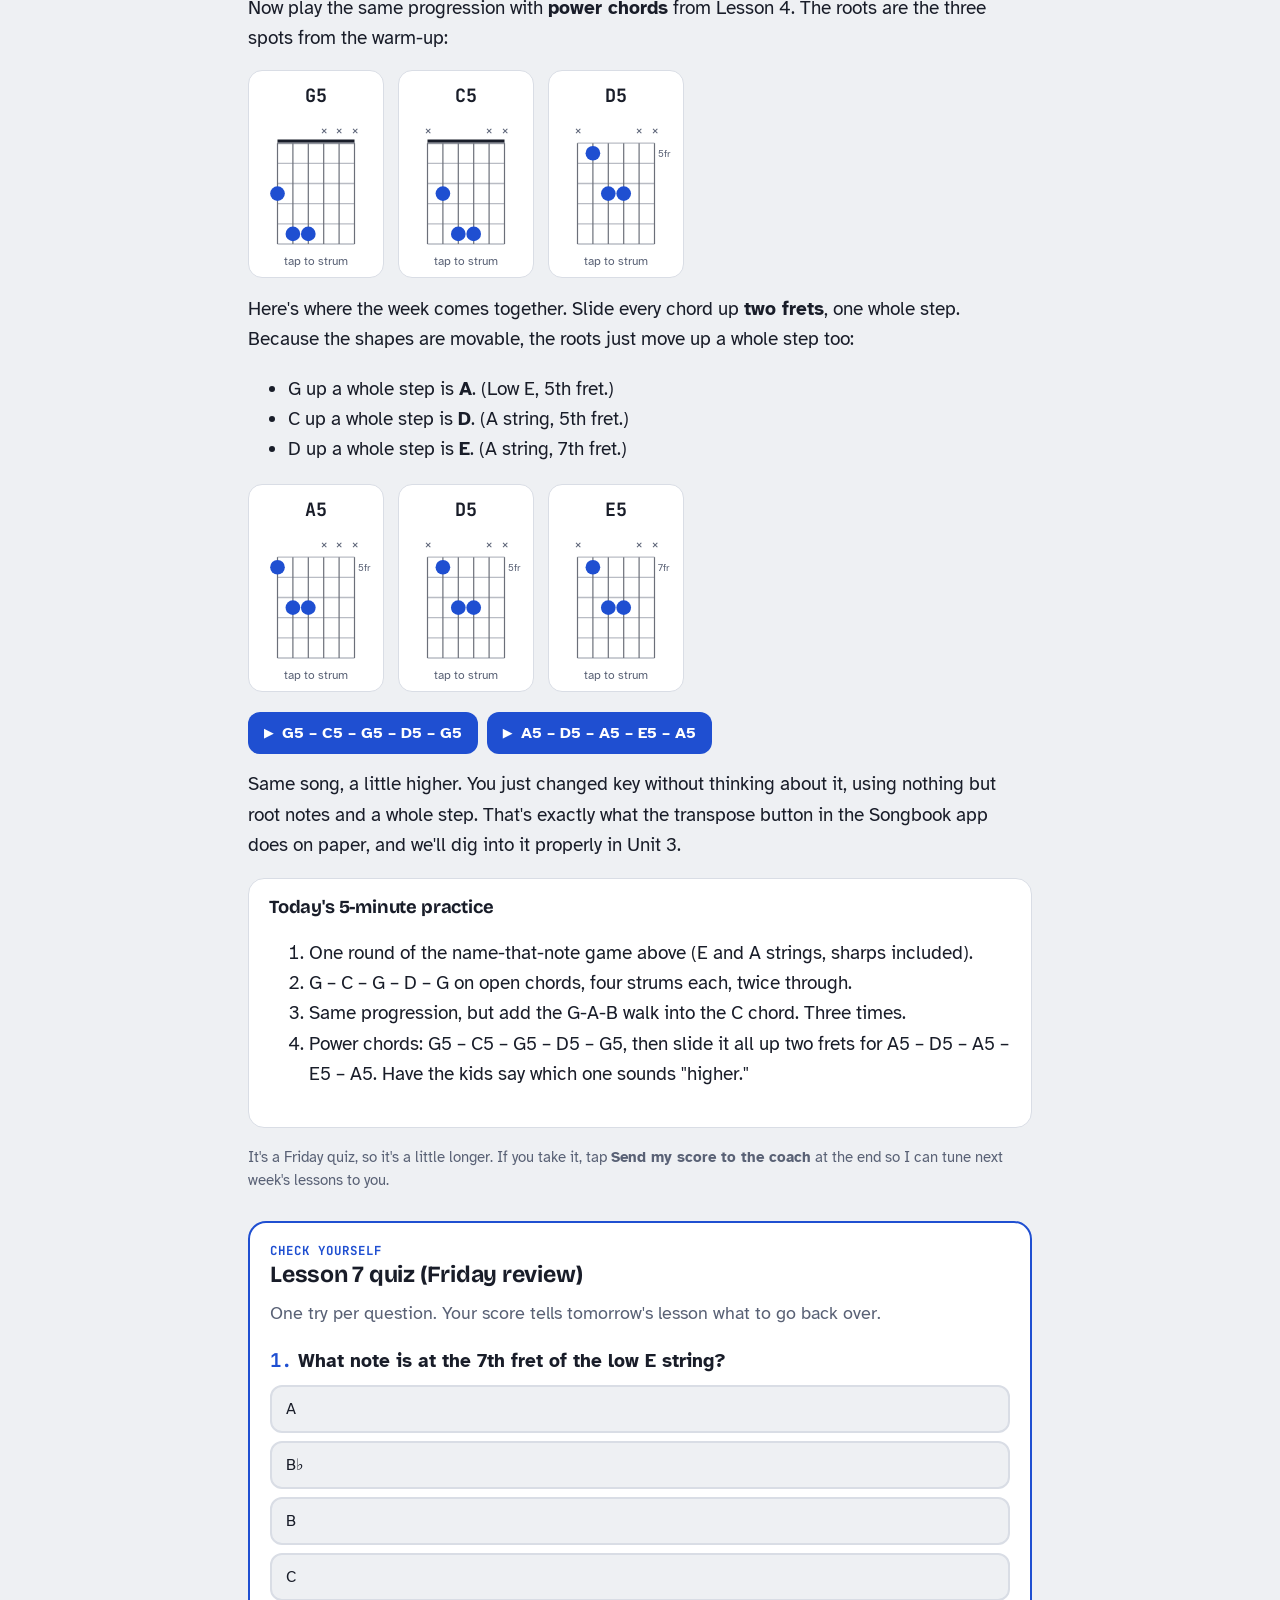
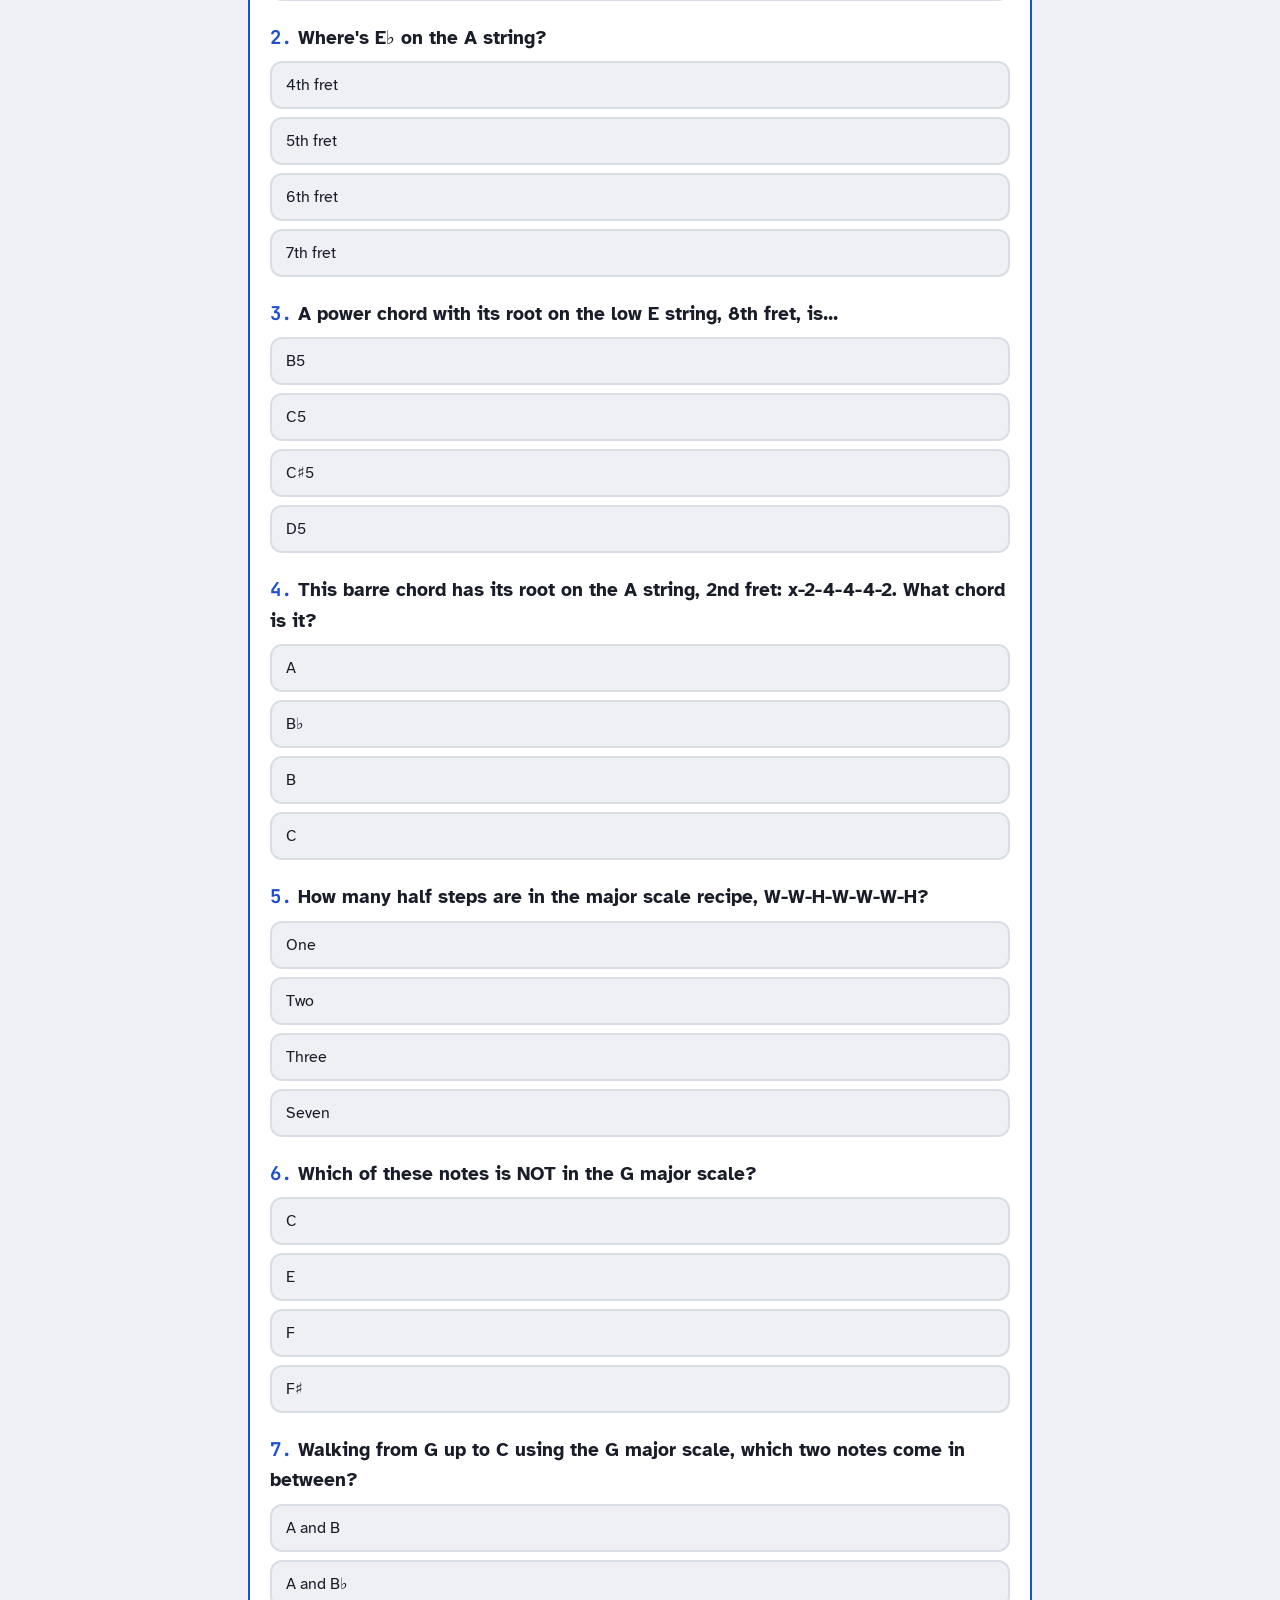
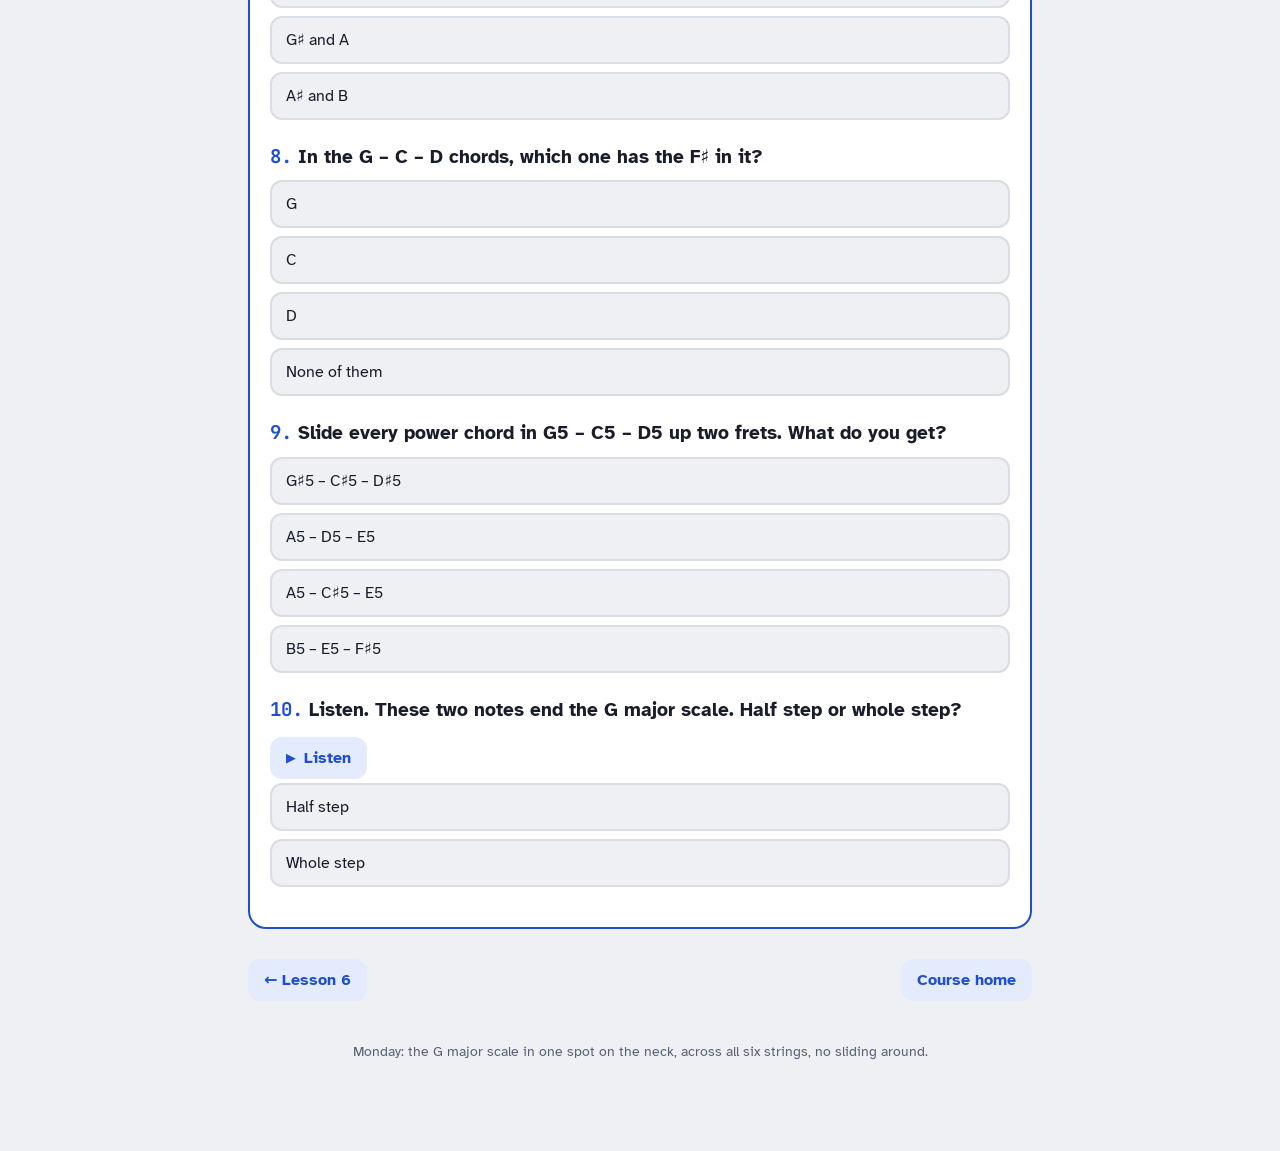
<file: theory/lessons/007-friday-review-week-one.html>
<!DOCTYPE html>
<html lang="en">
<head>
<meta charset="utf-8">
<meta name="viewport" content="width=device-width, initial-scale=1, viewport-fit=cover">
<meta name="apple-mobile-web-app-capable" content="yes">
<meta name="theme-color" content="#eef0f3" media="(prefers-color-scheme: light)">
<meta name="theme-color" content="#10131a" media="(prefers-color-scheme: dark)">
<title>Lesson 7 · Friday review: roots, recipe & G major at work</title>
<link rel="preconnect" href="https://fonts.googleapis.com">
<link rel="preconnect" href="https://fonts.gstatic.com" crossorigin>
<link href="https://fonts.googleapis.com/css2?family=Atkinson+Hyperlegible:wght@400;700&family=Bricolage+Grotesque:opsz,wght@12..96,600;12..96,700&family=JetBrains+Mono:wght@500;700&display=swap" rel="stylesheet">
<link rel="stylesheet" href="../assets/course.css">
<script src="../assets/course.js"></script>
</head>
<body data-lesson="7">
<div class="wrap">
  <div class="topbar"><a href="../">← Course</a><span>Lesson 7 · ~15 min</span></div>

  <div class="kicker" style="margin-top:22px">Unit 2 · The major scale · Friday review</div>
  <h1>Friday review: roots, recipe & G major at work</h1>
  <p class="lede">No new ideas today. You'll run back through this week's tools (sharps and flats, movable chord roots, the major scale recipe and G major), then put every one of them to work in one little G – C – G – D – G.</p>

  <h2>The week on one card</h2>
  <div class="callout">
    <b>Five things you picked up this week</b>
    <ul style="margin:8px 0 0">
      <li><strong>Sharps and flats:</strong> sharp = up one fret, flat = down one fret. A♯ and B♭ are the same note with two names.</li>
      <li><strong>Movable chords:</strong> a power chord or barre chord is named by its <b>root</b>, the note under your first finger on the low E or A string.</li>
      <li><strong>The recipe:</strong> W – W – H – W – W – W – H (on one string, 2-2-1-2-2-2-1 frets) builds any major scale.</li>
      <li><strong>G major:</strong> G A B C D E F♯ G. One sharp, F♯.</li>
      <li><strong>Use each letter once:</strong> that's why it's F♯ and not G♭.</li>
    </ul>
  </div>

  <h2>Warm-up: name that note on E and A</h2>
  <p>Everything else today leans on knowing your two bass strings. Here are the naturals on both, so you can check yourself:</p>
  <div class="fretboard" data-frets="12" data-labels="naturals" data-marks="6:3:G,5:3:C,5:5:D"></div>
  <p>The three highlighted spots are the roots you'll use in a minute: <b>G</b> (low E, 3rd fret), <b>C</b> (A string, 3rd fret) and <b>D</b> (A string, 5th fret).</p>
  <p>Now the game. This one mixes in sharps too, on both strings. Remember the slide-one-fret trick: find the natural next door, then go up one for a sharp.</p>
  <div class="fretboard" data-frets="12" data-game="find" data-pool="all" data-strings="6,5" data-rounds="10"></div>
  <div class="try">Shoot for 7 out of 10. If a sharp stumps you, say the natural out loud first ("C is 3 on the A string, so C♯ is 4"), then tap.</div>

  <h2>Recipe check: hear it and feel it</h2>
  <p>Quick ear refresher. The major scale has exactly two half steps in it, and in G major they fall on <b>B–C</b> and <b>F♯–G</b>. Listen for the "tight" spots:</p>
  <button class="play" data-notes="G3 A3 B3 C4 D4 E4 F#4 G4" data-gap="0.45">G major, slow</button>
  <button class="play" data-notes="B3 C4" data-gap="0.7">B → C (half)</button>
  <button class="play" data-notes="F#4 G4" data-gap="0.7">F♯ → G (half)</button>
  <div class="try">Play G major up the low E string (frets 3, 5, 7, 8, 10, 12, 14, 15) once. As you play, say "W" or "H" for each move instead of the note name. You should say H exactly twice: 7 to 8, and 14 to 15.</div>

  <h2>Put it to work, part 1: G – C – G – D – G with a walk</h2>
  <p>Here's a progression that runs a big share of country and gospel songs. Play it with your open chords, four strums each:</p>
  <div class="chords" data-chords="G:320003, C:x32010, D:xx0232"></div>
  <button class="play" data-progression="320003 x32010 320003 xx0232 320003" data-gap="1.2">Hear G – C – G – D – G</button>
  <p>Now dress it up with the G major scale. Going from G to C, the scale has two notes in between: <b>A</b> and <b>B</b>. Pick them one at a time on the bass strings and you "walk" right into the C chord:</p>
  <div class="fretboard" data-frets="5" data-marks="6:3:G,5:0:A,5:2:B,5:3:C"></div>
  <ul>
    <li><b>G</b>: low E string, 3rd fret (the root of your G chord).</li>
    <li><b>A</b>: open A string.</li>
    <li><b>B</b>: A string, 2nd fret.</li>
    <li><b>C</b>: A string, 3rd fret (the root of your C chord).</li>
  </ul>
  <button class="play" data-notes="G2 A2 B2 C3" data-gap="0.45">Hear the walk: G A B C</button>
  <p>That's not a trick, it's just the first four notes of the G major scale, landing on a chord root. We'll do a whole lesson on walk-ups later; today it's a taste of how the scale and the chords fit together.</p>
  <div class="try">Count "1, 2, 3, 4." Strum G on 1, then pick G, A, B one note per beat on 2, 3 and 4, and strum C right on the next "1." Go slow. It's fine if it's clunky the first dozen times.</div>

  <h2>Put it to work, part 2: slide the whole thing up a whole step</h2>
  <p>Now play the same progression with <b>power chords</b> from Lesson 4. The roots are the three spots from the warm-up:</p>
  <div class="chords" data-chords="G5:3-5-5-x-x-x, C5:x-3-5-5-x-x, D5:x-5-7-7-x-x"></div>
  <p>Here's where the week comes together. Slide every chord up <b>two frets</b>, one whole step. Because the shapes are movable, the roots just move up a whole step too:</p>
  <ul>
    <li>G up a whole step is <b>A</b>. (Low E, 5th fret.)</li>
    <li>C up a whole step is <b>D</b>. (A string, 5th fret.)</li>
    <li>D up a whole step is <b>E</b>. (A string, 7th fret.)</li>
  </ul>
  <div class="chords" data-chords="A5:5-7-7-x-x-x, D5:x-5-7-7-x-x, E5:x-7-9-9-x-x"></div>
  <button class="play" data-progression="3-5-5-x-x-x x-3-5-5-x-x 3-5-5-x-x-x x-5-7-7-x-x 3-5-5-x-x-x" data-gap="0.9">G5 – C5 – G5 – D5 – G5</button>
  <button class="play" data-progression="5-7-7-x-x-x x-5-7-7-x-x 5-7-7-x-x-x x-7-9-9-x-x 5-7-7-x-x-x" data-gap="0.9">A5 – D5 – A5 – E5 – A5</button>
  <p>Same song, a little higher. You just changed key without thinking about it, using nothing but root notes and a whole step. That's exactly what the transpose button in the Songbook app does on paper, and we'll dig into it properly in Unit 3.</p>

  <div class="card">
    <h3 style="margin-top:0">Today's 5-minute practice</h3>
    <ol>
      <li>One round of the name-that-note game above (E and A strings, sharps included).</li>
      <li>G – C – G – D – G on open chords, four strums each, twice through.</li>
      <li>Same progression, but add the G-A-B walk into the C chord. Three times.</li>
      <li>Power chords: G5 – C5 – G5 – D5 – G5, then slide it all up two frets for A5 – D5 – A5 – E5 – A5. Have the kids say which one sounds "higher."</li>
    </ol>
  </div>

  <p style="color:var(--muted);font-size:.92rem">It's a Friday quiz, so it's a little longer. If you take it, tap <b>Send my score to the coach</b> at the end so I can tune next week's lessons to you.</p>

  <div id="quiz-root"></div>
  <script type="application/json" id="quiz">
  {
    "lesson": 7,
    "title": "Lesson 7 quiz (Friday review)",
    "questions": [
      {"q":"What note is at the 7th fret of the low E string?","choices":["A","B♭","B","C"],"answer":2,"topic":"low-E-notes","explain":"G at 3, A at 5, B at 7. Then C is right next door at 8."},
      {"q":"Where's E♭ on the A string?","choices":["4th fret","5th fret","6th fret","7th fret"],"answer":2,"topic":"A-string-sharps","explain":"E is at the 7th fret on the A string. Flat means down one, so E♭ is at the 6th."},
      {"q":"A power chord with its root on the low E string, 8th fret, is…","choices":["B5","C5","C♯5","D5"],"answer":1,"topic":"E-shape-root","explain":"B is at 7 on the low E string, and C sits right next to it at 8. So it's C5."},
      {"q":"This barre chord has its root on the A string, 2nd fret: x-2-4-4-4-2. What chord is it?","choices":["A","B♭","B","C"],"answer":2,"topic":"A-shape-root","explain":"A string: A (open), A♯ (1), B (2). The root names the chord, so it's B."},
      {"q":"How many half steps are in the major scale recipe, W-W-H-W-W-W-H?","choices":["One","Two","Three","Seven"],"answer":1,"topic":"major-formula","explain":"Two: one after the first two wholes, and one at the very end."},
      {"q":"Which of these notes is NOT in the G major scale?","choices":["C","E","F","F♯"],"answer":2,"topic":"G-major-scale","explain":"G major uses F♯, not F. Every other note in the scale is a natural."},
      {"q":"Walking from G up to C using the G major scale, which two notes come in between?","choices":["A and B","A and B♭","G♯ and A","A♯ and B"],"answer":0,"topic":"major-scale-notes","explain":"G A B C: the first four notes of G major. No sharps or flats until you get to F♯."},
      {"q":"In the G – C – D chords, which one has the F♯ in it?","choices":["G","C","D","None of them"],"answer":2,"topic":"scale-in-chords","explain":"The D chord is D, F♯ and A. The F♯ is the high e string, 2nd fret."},
      {"q":"Slide every power chord in G5 – C5 – D5 up two frets. What do you get?","choices":["G♯5 – C♯5 – D♯5","A5 – D5 – E5","A5 – C♯5 – E5","B5 – E5 – F♯5"],"answer":1,"topic":"movable-shapes","explain":"Two frets is a whole step. G up a whole step is A, C is D, and D is E."},
      {"q":"Listen. These two notes end the G major scale. Half step or whole step?","notes":"F#3 G3","gap":"0.7","choices":["Half step","Whole step"],"answer":0,"topic":"ear-half-whole","explain":"F♯ to G is one fret, a half step. It's the last H in the recipe, and why the scale sounds like it lands home."}
    ]
  }
  </script>

  <div class="next-prev"></div>
  <p class="foot">Monday: the G major scale in one spot on the neck, across all six strings, no sliding around.</p>
</div>
</body>
</html>
</file>
<file: theory/assets/course.css>
/* Guitar Theory course: shared styles. Matches the Songbook app's look. */
:root{
  --bg:#eef0f3; --surface:#ffffff; --ink:#191d29; --muted:#596175; --line:#d9dde5;
  --accent:#1f4fd1; --accent-soft:#e4ebfc; --good:#127a3e; --good-soft:#dff3e6;
  --bad:#b42318; --bad-soft:#fbe4e1; --wood:#c89a62; --wood-dark:#8a6338; --fret:#b9bcc4; --string:#6b6f79;
  --f-display:"Bricolage Grotesque","Segoe UI",system-ui,sans-serif;
  --f-body:"Atkinson Hyperlegible","Segoe UI",system-ui,sans-serif;
  --f-mono:"JetBrains Mono",ui-monospace,"Cascadia Mono",Consolas,monospace;
}
@media (prefers-color-scheme: dark){
  :root{
    --bg:#10131a; --surface:#181c25; --ink:#e7eaf1; --muted:#949cae; --line:#2b3140;
    --accent:#8aa9ff; --accent-soft:#1e2842; --good:#5fd38d; --good-soft:#16301f;
    --bad:#ff8a80; --bad-soft:#3a1d1b; --wood:#6b4a2b; --wood-dark:#4a321c; --fret:#8d929c; --string:#a9adb6;
  }
}
*{box-sizing:border-box}
html{-webkit-text-size-adjust:100%}
body{margin:0;background:var(--bg);color:var(--ink);font:19px/1.6 var(--f-body);
  padding:env(safe-area-inset-top) env(safe-area-inset-right) 0 env(safe-area-inset-left)}
.wrap{max-width:820px;margin:0 auto;padding:20px 18px 80px}
a{color:var(--accent)}
h1,h2,h3{font-family:var(--f-display);line-height:1.15;letter-spacing:-.01em}
h1{font-size:2.1rem;margin:.2em 0 .3em}
h2{font-size:1.45rem;margin:1.8em 0 .5em}
h3{font-size:1.15rem;margin:1.4em 0 .4em}
p{margin:.6em 0}
code,.mono{font-family:var(--f-mono);font-size:.92em}
.topbar{display:flex;justify-content:space-between;align-items:center;gap:12px;font-size:.9rem;color:var(--muted)}
.topbar a{text-decoration:none;font-weight:700}
.kicker{font-family:var(--f-mono);font-size:.78rem;letter-spacing:.08em;text-transform:uppercase;color:var(--accent);font-weight:700}
.lede{font-size:1.15rem;color:var(--muted)}
.card{background:var(--surface);border:1px solid var(--line);border-radius:16px;padding:18px 20px;margin:18px 0}
.callout{background:var(--accent-soft);border-radius:14px;padding:14px 18px;margin:18px 0}
.callout.review{background:var(--bad-soft)}
.callout b:first-child{display:block;font-family:var(--f-display);margin-bottom:2px}
.try{border-left:4px solid var(--accent);padding:4px 0 4px 14px;margin:18px 0}
.try::before{content:"🎸 Try it";display:block;font-weight:700;font-family:var(--f-display);color:var(--accent)}
table{border-collapse:collapse;width:100%;margin:12px 0;font-size:.95rem}
th,td{border-bottom:1px solid var(--line);padding:8px 6px;text-align:left}
th{color:var(--muted);font-weight:700}
.notes-row{display:flex;flex-wrap:wrap;gap:6px;margin:12px 0}
.notes-row span{font-family:var(--f-mono);font-weight:700;min-width:44px;text-align:center;padding:8px 6px;border-radius:10px;background:var(--surface);border:1px solid var(--line)}
.notes-row span.nat{background:var(--accent);color:#fff;border-color:var(--accent)}
.notes-row span.gap{background:transparent;border-style:dashed;color:var(--muted)}
button,.btn{font:700 1rem var(--f-body);border:0;border-radius:12px;padding:11px 16px;background:var(--accent);color:#fff;cursor:pointer;text-decoration:none;display:inline-block;touch-action:manipulation}
button.ghost,.btn.ghost{background:var(--accent-soft);color:var(--accent)}
button:disabled{opacity:.5}
.play{display:inline-flex;align-items:center;gap:8px;margin:4px 4px 4px 0}
.play::before{content:"▶";font-size:.8em}
.play.playing::before{content:"♪"}

/* Fretboard */
.fretboard{margin:18px 0;background:var(--surface);border:1px solid var(--line);border-radius:16px;padding:12px 10px 8px;overflow-x:auto;-webkit-overflow-scrolling:touch}
.fretboard svg{display:block;min-width:640px;width:100%;height:auto;touch-action:manipulation;user-select:none;-webkit-user-select:none}
.fb-cap{display:flex;justify-content:space-between;align-items:center;gap:10px;flex-wrap:wrap;font-size:.9rem;color:var(--muted);padding:4px 6px 0}
.fb-game{font-family:var(--f-display);font-size:1.25rem;color:var(--ink)}
.fb-game b{color:var(--accent);font-size:1.5rem}
.fb-flash{font-weight:700}
.fb-flash.ok{color:var(--good)} .fb-flash.no{color:var(--bad)}
.dot{cursor:pointer}
.dot circle{transition:r .12s}
.dot text{pointer-events:none;font-family:var(--f-mono);font-weight:700}

/* Chord diagrams */
.chords{display:flex;flex-wrap:wrap;gap:14px;margin:16px 0}
.chord{background:var(--surface);border:1px solid var(--line);border-radius:14px;padding:10px 12px 6px;text-align:center;cursor:pointer;touch-action:manipulation}
.chord .name{font-family:var(--f-mono);font-weight:700;font-size:1.15rem}
.chord .hint{font-size:.75rem;color:var(--muted)}
.chord svg{width:110px;height:auto;display:block;margin:2px auto}

/* Quiz */
.quiz{background:var(--surface);border:2px solid var(--accent);border-radius:18px;padding:18px 20px;margin:28px 0}
.quiz h2{margin-top:0}
.q{margin:18px 0 22px}
.q .qtext{font-weight:700;margin-bottom:8px}
.q .qnum{font-family:var(--f-mono);color:var(--accent);margin-right:6px}
.choices{display:grid;gap:8px}
.choice{text-align:left;background:var(--bg);color:var(--ink);border:2px solid var(--line);font-weight:400;padding:12px 14px}
.choice.right{border-color:var(--good);background:var(--good-soft)}
.choice.wrong{border-color:var(--bad);background:var(--bad-soft)}
.explain{font-size:.95rem;color:var(--muted);margin-top:8px;display:none}
.q.done .explain{display:block}
.score{font-family:var(--f-display);font-size:1.6rem;margin:6px 0}
.result{display:none}
.result.show{display:block}

/* Course home */
.lesson-list{list-style:none;padding:0;margin:0}
.lesson-list li{display:flex;align-items:center;gap:12px;padding:12px 4px;border-bottom:1px solid var(--line)}
.lesson-list .n{font-family:var(--f-mono);font-weight:700;color:var(--muted);width:2.4em}
.lesson-list a{flex:1;text-decoration:none;color:var(--ink);font-weight:700}
.lesson-list .meta{font-size:.82rem;color:var(--muted);font-weight:400;display:block}
.lesson-list .st{font-family:var(--f-mono);font-size:.85rem;white-space:nowrap}
.st.done{color:var(--good)}
.hero{background:var(--accent);color:#fff;border-radius:20px;padding:22px 22px;margin:18px 0}
.hero a.btn{background:#fff;color:#1f4fd1;margin-top:8px}
.hero .kicker{color:#cfdcff}
.hero h2{margin:.2em 0}
.bar{height:10px;border-radius:6px;background:var(--line);overflow:hidden;margin:8px 0}
.bar i{display:block;height:100%;background:var(--good)}
.foot{margin-top:40px;font-size:.85rem;color:var(--muted);text-align:center}
.next-prev{display:flex;justify-content:space-between;gap:12px;margin-top:30px}
</file>
